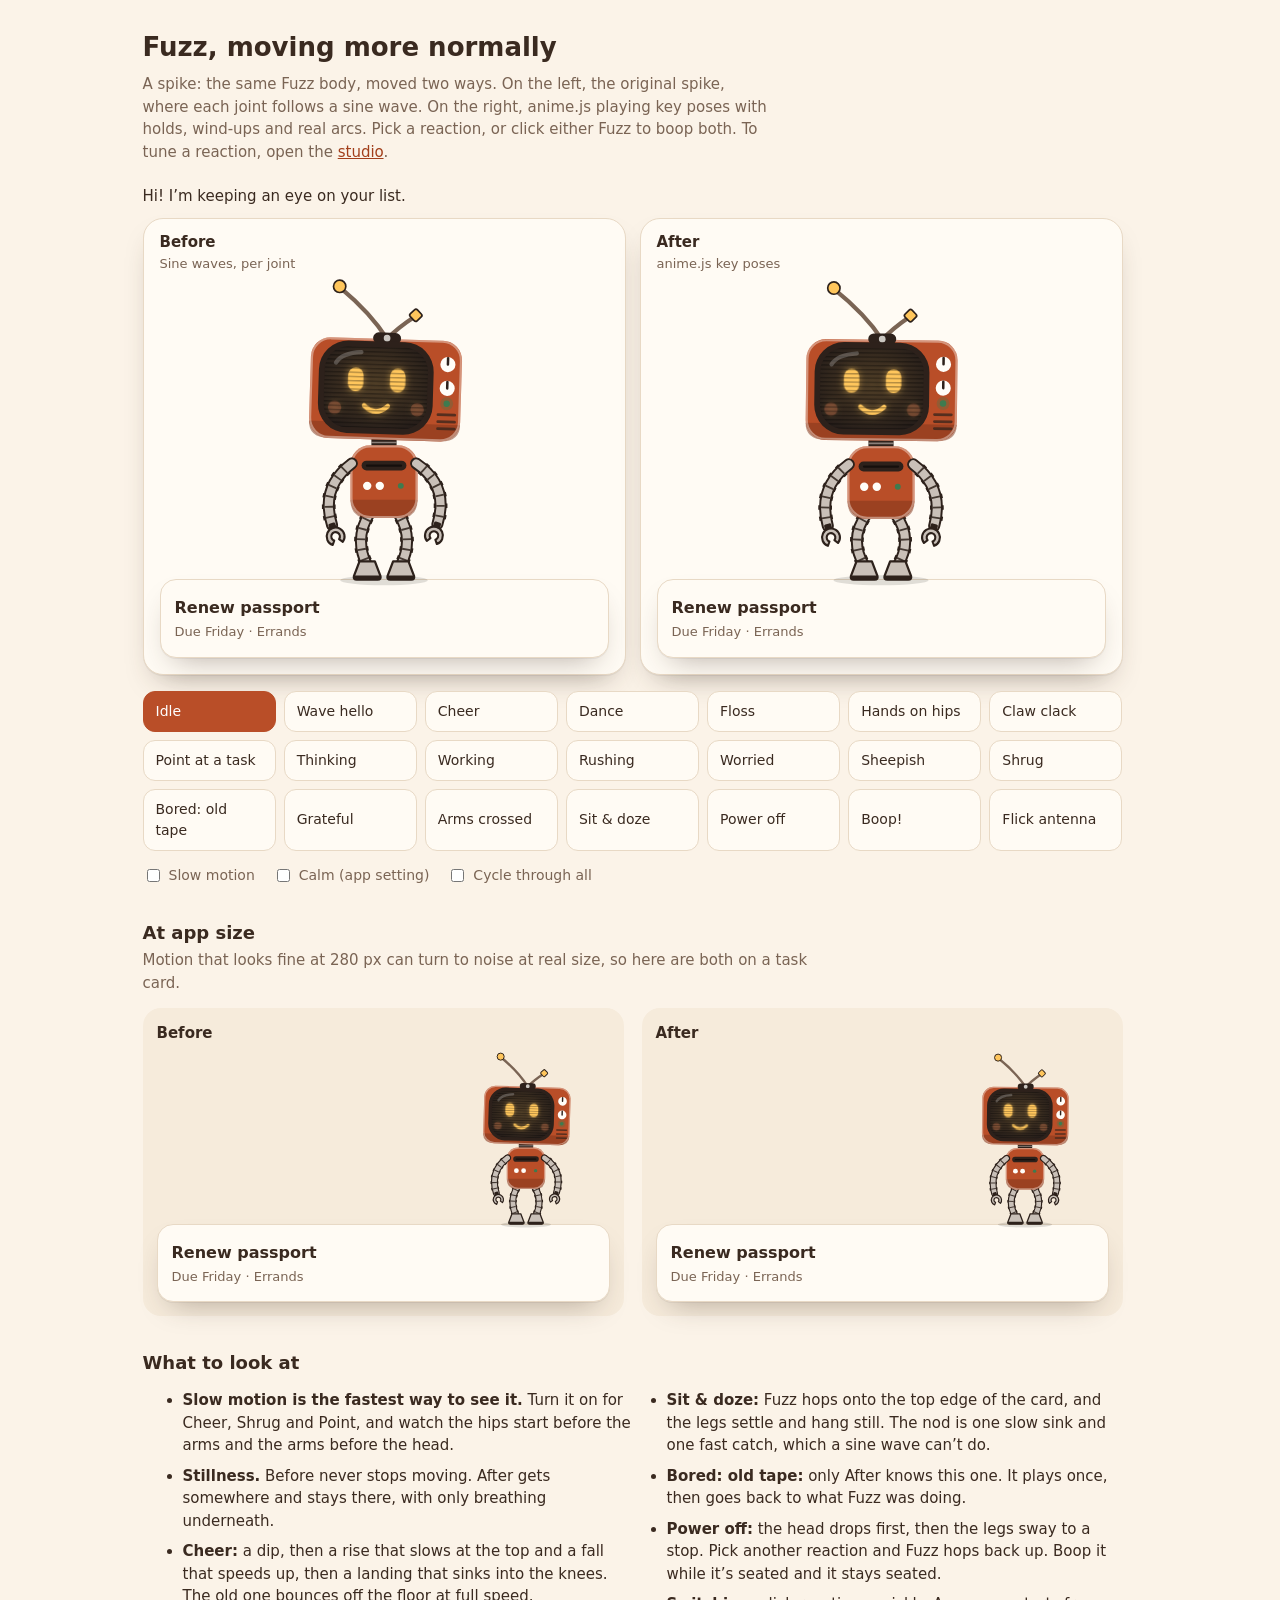
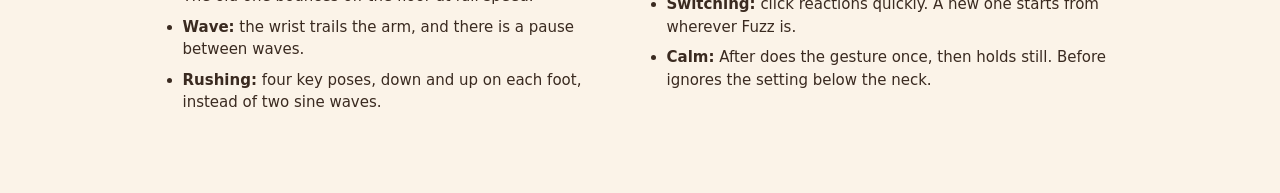
<file: spikes/fuzz-anime/index.html>
<!doctype html>
<html lang="en">
<head>
<meta charset="utf-8">
<meta name="viewport" content="width=device-width, initial-scale=1">
<title>Fuzz Motion Spike</title>
<link rel="icon" type="image/svg+xml" href="../../assets/fuzz-favicon.svg">
<link rel="stylesheet" href="../../css/app.css">
<link rel="stylesheet" href="../../css/fuzz.css">
<link rel="stylesheet" href="rig.css">
<style>
  body { padding: 0 16px 64px; }
  main { max-width: 980px; margin: 0 auto; }
  header.top { padding: 28px 0 8px; }
  header.top h1 { font-family: var(--font-display); font-size: 26px; }
  header.top p { color: var(--muted); max-width: 66ch; margin: 6px 0 0; }
  h2 { font-family: var(--font-display); font-size: 18px; margin: 36px 0 6px; }
  .sub { color: var(--muted); margin: 0 0 14px; max-width: 70ch; }

  /* ---- side by side ---- */
  .say { min-height: 1.5em; margin: 14px 0 10px; font-size: 15px; }
  .duel { display: grid; grid-template-columns: repeat(2, minmax(0, 1fr)); gap: 14px; }
  .stagebox { background: var(--surface); border: var(--bw) solid var(--line); border-radius: 20px; padding: 12px 16px 16px; box-shadow: var(--shadow); }
  .stagebox h3 { font-family: var(--font-display); font-size: 15px; }
  .stagebox .meta { color: var(--muted); font-size: 13px; margin: 1px 0 0; }
  .rigbox { max-width: 280px; margin: 6px auto 0; cursor: pointer; position: relative; z-index: 2; }
  .rigbox .rig, .mperch .rig { margin-bottom: -4%; }   /* the feet land on the card's top edge */
  .reacts { display: grid; grid-template-columns: repeat(auto-fill, minmax(130px, 1fr)); gap: 8px; margin-top: 16px; }
  .reacts button { text-align: left; padding: 9px 12px; border-radius: 12px; border: var(--bw) solid var(--line); background: var(--surface); font-size: 14px; }
  .reacts button[aria-pressed="true"] { background: var(--accent); color: var(--on-accent); border-color: var(--accent); }
  .toggles { display: flex; flex-wrap: wrap; gap: 8px 18px; font-size: 14px; color: var(--muted); margin-top: 14px; }
  .toggles label { display: inline-flex; align-items: center; gap: 6px; cursor: pointer; }

  /* ---- at app size ---- */
  .variants { display: grid; grid-template-columns: repeat(auto-fit, minmax(260px, 1fr)); gap: 18px; }
  .variant { background: var(--field); border-radius: 18px; padding: 14px; display: flex; flex-direction: column; }
  .variant h3 { font-family: var(--font-display); font-size: 15px; margin-bottom: 8px; }
  .mperch { width: 160px; margin: 0 4px 0 auto; position: relative; z-index: 2; }  /* right of the title, so dangling legs don't cover it */
  .mcard { background: var(--surface); border: var(--bw) solid var(--line); border-radius: 16px; padding: 16px 14px 14px; box-shadow: var(--shadow); position: relative; z-index: 1; }
  .mcard b { font-family: var(--font-display); display: block; font-size: 16px; }
  .mcard span { color: var(--muted); font-size: 13px; }

  .notes { columns: 2 300px; gap: 28px; }
  .notes li { margin-bottom: 8px; break-inside: avoid; }

  @media (max-width: 520px) {
    .stagebox { padding: 10px 10px 12px; }
    .stagebox .mcard > * { visibility: hidden; }   /* too narrow to clear the legs; the app-size cards below keep their text */
    .notes { columns: 1; }
  }
</style>
</head>
<body>
<main>
  <header class="top">
    <h1>Fuzz, moving more normally</h1>
    <p>A spike: the same Fuzz body, moved two ways. On the left, the original spike, where each joint follows a sine wave.
      On the right, anime.js playing key poses with holds, wind-ups and real arcs. Pick a reaction, or click either Fuzz to boop both.
      To tune a reaction, open the <a href="studio.html">studio</a>.</p>
  </header>

  <p class="say" id="say"></p>
  <section class="duel">
    <div class="stagebox">
      <h3>Before</h3>
      <div class="meta">Sine waves, per joint</div>
      <div class="rigbox" id="before" title="Click to boop"></div>
      <div class="mcard"><b>Renew passport</b><span>Due Friday &middot; Errands</span></div>
    </div>
    <div class="stagebox">
      <h3>After</h3>
      <div class="meta">anime.js key poses</div>
      <div class="rigbox" id="after" title="Click to boop"></div>
      <div class="mcard"><b>Renew passport</b><span>Due Friday &middot; Errands</span></div>
    </div>
  </section>
  <div class="reacts" id="reacts" role="group" aria-label="Reactions"></div>
  <div class="toggles">
    <label><input type="checkbox" id="slow"> Slow motion</label>
    <label><input type="checkbox" id="calm"> Calm (app setting)</label>
    <label><input type="checkbox" id="cycle"> Cycle through all</label>
  </div>

  <h2>At app size</h2>
  <p class="sub">Motion that looks fine at 280&nbsp;px can turn to noise at real size, so here are both on a task card.</p>
  <div class="variants">
    <div class="variant">
      <h3>Before</h3>
      <div class="mperch mini" data-kind="before"></div>
      <div class="mcard"><b>Renew passport</b><span>Due Friday &middot; Errands</span></div>
    </div>
    <div class="variant">
      <h3>After</h3>
      <div class="mperch mini" data-kind="after"></div>
      <div class="mcard"><b>Renew passport</b><span>Due Friday &middot; Errands</span></div>
    </div>
  </div>

  <h2>What to look at</h2>
  <ul class="notes">
    <li><b>Slow motion is the fastest way to see it.</b> Turn it on for Cheer, Shrug and Point, and watch the hips start before the arms and the arms before the head.</li>
    <li><b>Stillness.</b> Before never stops moving. After gets somewhere and stays there, with only breathing underneath.</li>
    <li><b>Cheer:</b> a dip, then a rise that slows at the top and a fall that speeds up, then a landing that sinks into the knees. The old one bounces off the floor at full speed.</li>
    <li><b>Wave:</b> the wrist trails the arm, and there is a pause between waves.</li>
    <li><b>Rushing:</b> four key poses, down and up on each foot, instead of two sine waves.</li>
    <li><b>Sit &amp; doze:</b> Fuzz hops onto the top edge of the card, and the legs settle and hang still. The nod is one slow sink and one fast catch, which a sine wave can&rsquo;t do.</li>
    <li><b>Bored: old tape:</b> only After knows this one. It plays once, then goes back to what Fuzz was doing.</li>
    <li><b>Power off:</b> the head drops first, then the legs sway to a stop. Pick another reaction and Fuzz hops back up. Boop it while it&rsquo;s seated and it stays seated.</li>
    <li><b>Switching:</b> click reactions quickly. A new one starts from wherever Fuzz is.</li>
    <li><b>Calm:</b> After does the gesture once, then holds still. Before ignores the setting below the neck.</li>
  </ul>
</main>

<script src="../../js/fuzz-svg.js"></script>
<script src="vendor/anime.umd.min.js"></script>
<script src="../fuzz-body/fuzz-body.js"></script>
<script src="fuzz-anime.js"></script>
<script>
(function () {
  var FB = window.FuzzBody, FA = window.FuzzAnime, R = FA.reactions;
  var say = document.getElementById('say'), reacts = document.getElementById('reacts');
  var buttons = {};

  var after = FA.rig(document.getElementById('after'), {
    onPlay: function (name, r) {
      say.textContent = r.say;
      Object.keys(buttons).forEach(function (k) { buttons[k].setAttribute('aria-pressed', String(k === name)); });
    }
  });
  var before = FB.rig(document.getElementById('before'));
  var all = [after, before];
  [].forEach.call(document.querySelectorAll('.mini'), function (el) {
    all.push(el.dataset.kind === 'after' ? FA.rig(el) : FB.rig(el));
  });
  function playAll(name) { all.forEach(function (r) { r.play(name); }); }

  Object.keys(R).forEach(function (name) {
    var b = document.createElement('button');
    b.type = 'button'; b.textContent = R[name].label; b.setAttribute('aria-pressed', String(name === 'idle'));
    b.addEventListener('click', function () { stopCycle(); playAll(name); });
    reacts.appendChild(b); buttons[name] = b;
  });
  say.textContent = R.idle.say;

  ['before', 'after'].forEach(function (id) {
    document.getElementById(id).addEventListener('click', function () { playAll('boop'); });
  });
  document.getElementById('slow').addEventListener('change', function (e) {
    var s = e.target.checked ? .3 : 1;
    FB.setSpeed(s); FA.setSpeed(s);
  });
  document.getElementById('calm').addEventListener('change', function (e) {
    document.documentElement.classList.toggle('calm', e.target.checked);
    playAll(after.prev || 'idle');
  });

  var cyc = null, cycEl = document.getElementById('cycle');
  function stopCycle() { if (cyc) { clearInterval(cyc); cyc = null; cycEl.checked = false; } }
  cycEl.addEventListener('change', function (e) {
    if (!e.target.checked) return stopCycle();
    var names = Object.keys(R).filter(function (n) { return !R[n].once; }), i = names.indexOf(after.name);
    cyc = setInterval(function () { i = (i + 1) % names.length; playAll(names[i]); }, 3600);
  });
})();
</script>
</body>
</html>
</file>
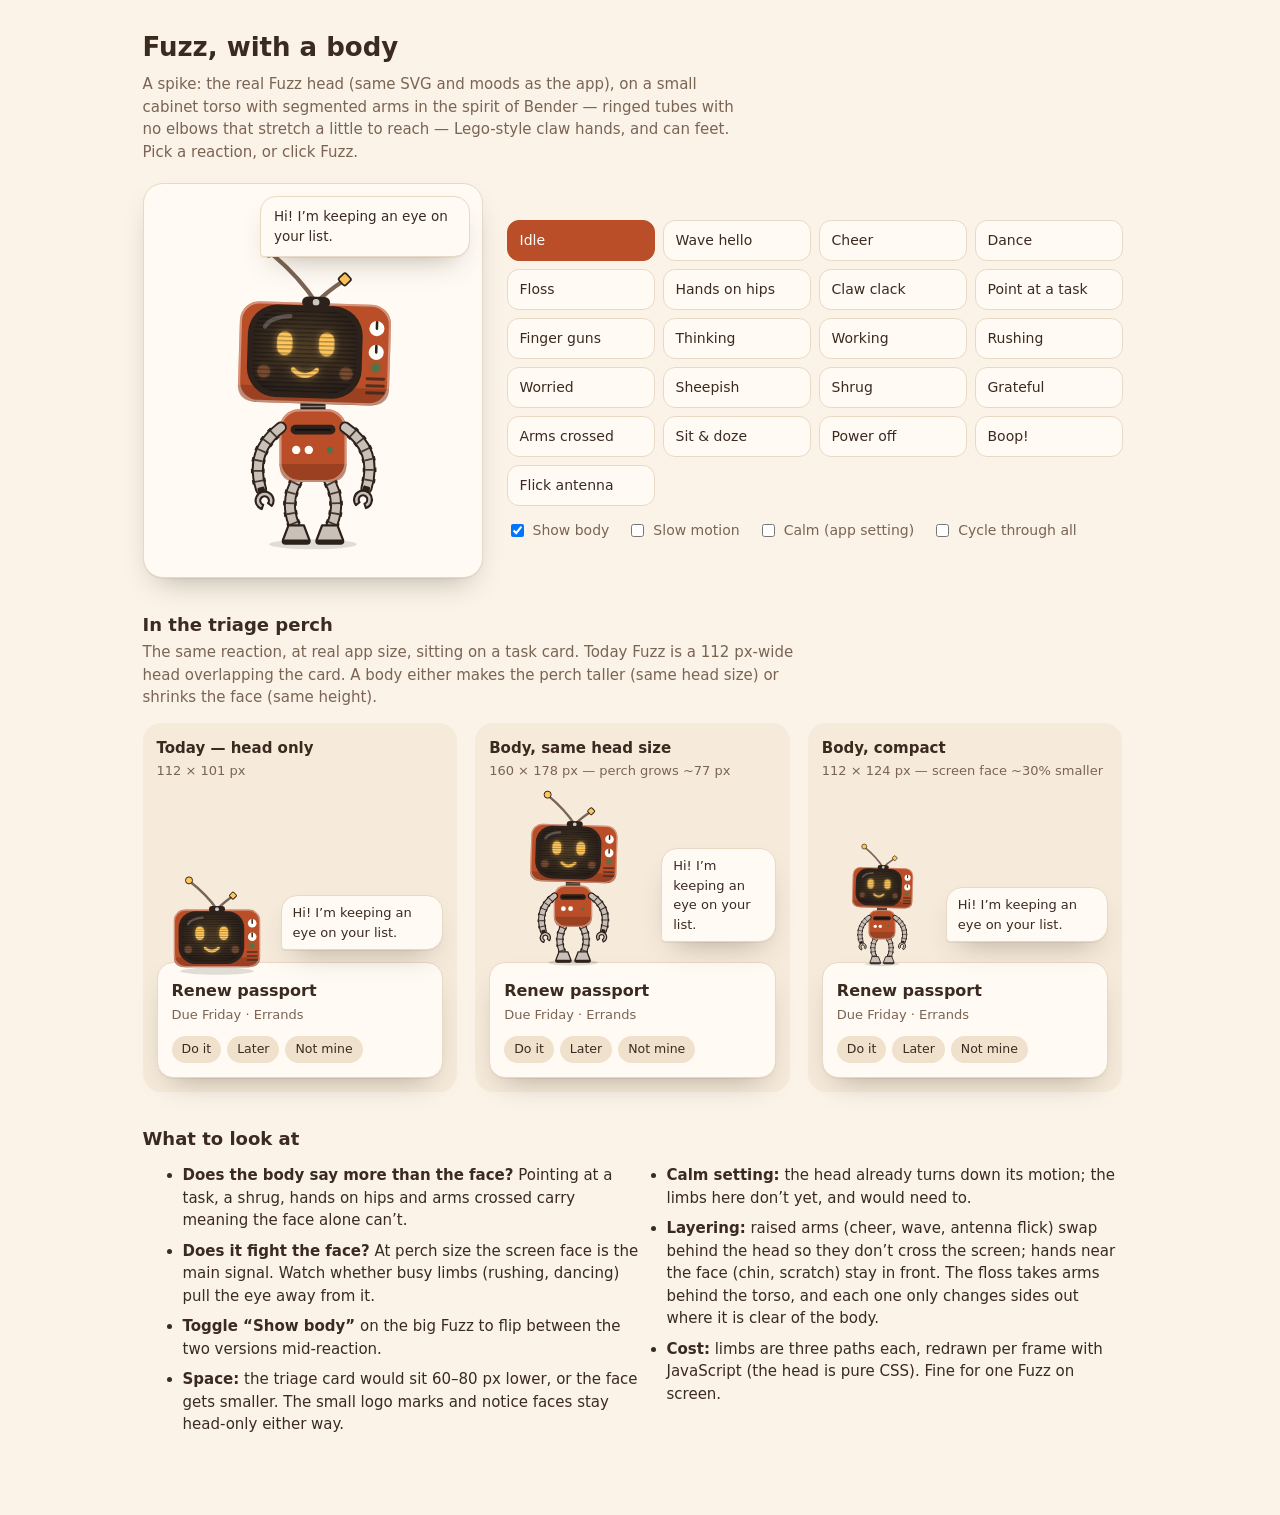
<file: spikes/fuzz-body/index.html>
<!doctype html>
<html lang="en">
<head>
<meta charset="utf-8">
<meta name="viewport" content="width=device-width, initial-scale=1">
<title>Fuzz Body Spike</title>
<link rel="icon" type="image/svg+xml" href="../../assets/fuzz-favicon.svg">
<link rel="stylesheet" href="../../css/app.css">
<link rel="stylesheet" href="../../css/fuzz.css">
<style>
  body { padding: 0 16px 64px; }
  main { max-width: 980px; margin: 0 auto; }
  header.top { padding: 28px 0 8px; }
  header.top h1 { font-family: var(--font-display); font-size: 26px; }
  header.top p { color: var(--muted); max-width: 62ch; margin: 6px 0 0; }
  h2 { font-family: var(--font-display); font-size: 18px; margin: 36px 0 6px; }
  .sub { color: var(--muted); margin: 0 0 14px; max-width: 70ch; }

  /* ---- the rig ---- */
  .rig { display: block; width: 100%; height: auto; overflow: visible; }
  .rig #bot { width: 140px; height: 126px; display: inline; overflow: visible; }
  .rig:not(.nobody) #bot > ellipse { display: none; }        /* the head's own floor shadow */
  .rig.nobody .legs, .rig.nobody .arms, .rig.nobody .torso, .rig.nobody .neck, .rig.nobody .bshadow { display: none; }
  .rig { --limb: color-mix(in srgb, var(--trim) 45%, #9c8f84); --limb-o: var(--bezel); }
  .limb-o { fill: none; stroke: var(--limb-o); stroke-width: 6.6; stroke-linecap: round; }
  .limb-i { fill: none; stroke: var(--limb); stroke-width: 4; stroke-linecap: round; }
  .arm .limb-o, .leg .limb-o { stroke-width: 8.6; }
  .arm .limb-i, .leg .limb-i { stroke-width: 5.8; }
  .ring-b { fill: none; stroke: var(--limb-o); stroke-width: 3.2; stroke-linecap: butt; }
  .ring-l { fill: none; stroke: var(--limb-o); stroke-width: 1.3; stroke-linecap: butt; opacity: .85; }
  .hand .claw { fill: var(--limb); stroke: var(--limb-o); stroke-width: 1.5; stroke-linejoin: round; }
  .hand .wrist { fill: var(--limb-o); }
  .foot .fo { fill: var(--limb); stroke: var(--limb-o); stroke-width: 1.6; stroke-linejoin: round; }
  .foot .fs { fill: var(--limb-o); }
  .shcap { display: none; fill: var(--limb); stroke: var(--limb-o); stroke-width: 1.4; }
  .shcap.on { display: inline; }
  .neck rect { fill: var(--bezel); }
  .neck path { stroke: var(--limb); stroke-width: 1.2; opacity: .6; }
  .bshadow { fill: #000; opacity: .12; }
  .tled { fill: var(--ok); }

  /* ---- hero ---- */
  .hero { display: grid; grid-template-columns: minmax(0, 340px) 1fr; gap: 24px; align-items: center; margin-top: 12px; }
  .stagebox { position: relative; background: var(--surface); border: var(--bw) solid var(--line); border-radius: 20px; padding: 26px 20px 22px; box-shadow: var(--shadow); }
  .stagebox .bubble { position: absolute; top: 12px; right: 12px; left: auto; max-width: 62%; margin: 0; font-size: 13.5px; min-height: 0; }
  .stagebox .rigbox { max-width: 280px; margin: 34px auto 0; cursor: pointer; }
  .controls { display: flex; flex-direction: column; gap: 14px; }
  .reacts { display: grid; grid-template-columns: repeat(auto-fill, minmax(130px, 1fr)); gap: 8px; }
  .reacts button { text-align: left; padding: 9px 12px; border-radius: 12px; border: var(--bw) solid var(--line); background: var(--surface); font-size: 14px; }
  .reacts button[aria-pressed="true"] { background: var(--accent); color: var(--on-accent); border-color: var(--accent); }
  .toggles { display: flex; flex-wrap: wrap; gap: 8px 18px; font-size: 14px; color: var(--muted); }
  .toggles label { display: inline-flex; align-items: center; gap: 6px; cursor: pointer; }

  /* ---- in-app mock ---- */
  .variants { display: grid; grid-template-columns: repeat(auto-fit, minmax(260px, 1fr)); gap: 18px; }
  .variant { background: var(--field); border-radius: 18px; padding: 14px; display: flex; flex-direction: column; }
  .variant h3 { font-family: var(--font-display); font-size: 15px; }
  .variant .meta { color: var(--muted); font-size: 13px; margin: 2px 0 10px; }
  .variant .spacer { flex: 1; }
  .mperch { display: flex; align-items: flex-end; gap: 8px; position: relative; z-index: 2; padding-left: 4px; }
  .mperch .bubble { margin-bottom: 26px; font-size: 13px; min-height: 0; padding: 7px 11px; max-width: none; flex: 1; }
  .mperch.stand { margin-bottom: -6px; }    /* feet land on the card's top edge */
  .mperch.sit { margin-bottom: -14px; }     /* today's overlap */
  .mcard { background: var(--surface); border: var(--bw) solid var(--line); border-radius: 16px; padding: 16px 14px 14px; box-shadow: var(--shadow); position: relative; z-index: 1; }
  .mcard b { font-family: var(--font-display); display: block; font-size: 16px; }
  .mcard span { color: var(--muted); font-size: 13px; }
  .mcard .acts { display: flex; gap: 6px; margin-top: 10px; }
  .mcard .acts i { font-style: normal; font-size: 12.5px; padding: 4px 10px; border-radius: 999px; background: var(--chip); }

  .notes { columns: 2 300px; gap: 28px; }
  .notes li { margin-bottom: 8px; break-inside: avoid; }

  @media (max-width: 700px) {
    .hero { grid-template-columns: 1fr; }
    .stagebox .rigbox { max-width: 220px; }
  }
</style>
</head>
<body>
<main>
  <header class="top">
    <h1>Fuzz, with a body</h1>
    <p>A spike: the real Fuzz head (same SVG and moods as the app), on a small cabinet torso with segmented arms in the spirit of Bender
      &mdash; ringed tubes with no elbows that stretch a little to reach &mdash; Lego-style claw hands, and can feet. Pick a reaction, or click Fuzz.</p>
  </header>

  <section class="hero">
    <div class="stagebox">
      <div class="bubble" id="say"></div>
      <div class="rigbox" id="hero" title="Click to boop"></div>
    </div>
    <div class="controls">
      <div class="reacts" id="reacts" role="group" aria-label="Reactions"></div>
      <div class="toggles">
        <label><input type="checkbox" id="body" checked> Show body</label>
        <label><input type="checkbox" id="slow"> Slow motion</label>
        <label><input type="checkbox" id="calm"> Calm (app setting)</label>
        <label><input type="checkbox" id="cycle"> Cycle through all</label>
      </div>
    </div>
  </section>

  <h2>In the triage perch</h2>
  <p class="sub">The same reaction, at real app size, sitting on a task card. Today Fuzz is a 112&nbsp;px-wide head overlapping the card.
    A body either makes the perch taller (same head size) or shrinks the face (same height).</p>
  <div class="variants">
    <div class="variant">
      <h3>Today &mdash; head only</h3>
      <div class="meta">112 &times; 101 px</div>
      <div class="spacer"></div>
      <div class="mperch sit"><div style="width:112px;flex:none" class="mini" data-body="0"></div><div class="bubble mbub"></div></div>
      <div class="mcard"><b>Renew passport</b><span>Due Friday &middot; Errands</span><div class="acts"><i>Do it</i><i>Later</i><i>Not mine</i></div></div>
    </div>
    <div class="variant">
      <h3>Body, same head size</h3>
      <div class="meta">160 &times; 178 px &mdash; perch grows ~77 px</div>
      <div class="spacer"></div>
      <div class="mperch stand"><div style="width:160px;flex:none" class="mini"></div><div class="bubble mbub"></div></div>
      <div class="mcard"><b>Renew passport</b><span>Due Friday &middot; Errands</span><div class="acts"><i>Do it</i><i>Later</i><i>Not mine</i></div></div>
    </div>
    <div class="variant">
      <h3>Body, compact</h3>
      <div class="meta">112 &times; 124 px &mdash; screen face ~30% smaller</div>
      <div class="spacer"></div>
      <div class="mperch stand"><div style="width:112px;flex:none" class="mini"></div><div class="bubble mbub"></div></div>
      <div class="mcard"><b>Renew passport</b><span>Due Friday &middot; Errands</span><div class="acts"><i>Do it</i><i>Later</i><i>Not mine</i></div></div>
    </div>
  </div>

  <h2>What to look at</h2>
  <ul class="notes">
    <li><b>Does the body say more than the face?</b> Pointing at a task, a shrug, hands on hips and arms crossed carry meaning the face alone can&rsquo;t.</li>
    <li><b>Does it fight the face?</b> At perch size the screen face is the main signal. Watch whether busy limbs (rushing, dancing) pull the eye away from it.</li>
    <li><b>Toggle &ldquo;Show body&rdquo;</b> on the big Fuzz to flip between the two versions mid-reaction.</li>
    <li><b>Space:</b> the triage card would sit 60&ndash;80&nbsp;px lower, or the face gets smaller. The small logo marks and notice faces stay head-only either way.</li>
    <li><b>Calm setting:</b> the head already turns down its motion; the limbs here don&rsquo;t yet, and would need to.</li>
    <li><b>Layering:</b> raised arms (cheer, wave, antenna flick) swap behind the head so they don&rsquo;t cross the screen; hands near the face (chin, scratch) stay in front. The floss takes arms behind the torso, and each one only changes sides out where it is clear of the body.</li>
    <li><b>Cost:</b> limbs are three paths each, redrawn per frame with JavaScript (the head is pure CSS). Fine for one Fuzz on screen.</li>
  </ul>
</main>

<script src="../../js/fuzz-svg.js"></script>
<script src="fuzz-body.js"></script>
<script>
(function () {
  var FB = window.FuzzBody, R = FB.reactions;
  var say = document.getElementById('say'), reacts = document.getElementById('reacts');
  var buttons = {};

  function showLine(r) {
    say.textContent = r.say;
    document.querySelectorAll('.mbub').forEach(function (b) { b.textContent = r.say; });
  }
  var hero = FB.rig(document.getElementById('hero'), {
    onPlay: function (name, r) {
      showLine(r);
      Object.keys(buttons).forEach(function (k) { buttons[k].setAttribute('aria-pressed', String(k === name)); });
    }
  });
  var minis = [].map.call(document.querySelectorAll('.mini'), function (el) {
    return FB.rig(el, { body: el.dataset.body !== '0' });
  });
  function playAll(name) { hero.play(name); minis.forEach(function (m) { m.play(name); }); }

  Object.keys(R).forEach(function (name) {
    var b = document.createElement('button');
    b.type = 'button'; b.textContent = R[name].label; b.setAttribute('aria-pressed', String(name === 'idle'));
    b.addEventListener('click', function () { stopCycle(); playAll(name); });
    reacts.appendChild(b); buttons[name] = b;
  });
  showLine(R.idle);

  document.getElementById('hero').addEventListener('click', function () { playAll('boop'); });
  document.getElementById('body').addEventListener('change', function (e) { hero.setBody(e.target.checked); });
  document.getElementById('slow').addEventListener('change', function (e) { FB.setSpeed(e.target.checked ? .3 : 1); });
  document.getElementById('calm').addEventListener('change', function (e) { document.documentElement.classList.toggle('calm', e.target.checked); });

  // eyes follow the pointer on the big Fuzz, like the app
  window.addEventListener('pointermove', function (e) {
    if (hero.bot.dataset.mood === 'chill') return;
    var r = hero.bot.getBoundingClientRect(), dx = e.clientX - (r.left + r.width / 2), dy = e.clientY - (r.top + r.height / 2);
    var d = Math.hypot(dx, dy) || 1, k = Math.min(1, d / 160), eyes = hero.bot.querySelector('#eyes');
    if (eyes) eyes.style.transform = 'translate(' + (dx / d * 5 * k) + 'px,' + (dy / d * 3.6 * k) + 'px)';
  });

  var cyc = null, cycEl = document.getElementById('cycle');
  function stopCycle() { if (cyc) { clearInterval(cyc); cyc = null; cycEl.checked = false; } }
  cycEl.addEventListener('change', function (e) {
    if (!e.target.checked) return stopCycle();
    var names = Object.keys(R).filter(function (n) { return !R[n].once; }), i = names.indexOf(hero.name);
    cyc = setInterval(function () { i = (i + 1) % names.length; playAll(names[i]); }, 3200);
  });
})();
</script>
</body>
</html>
</file>
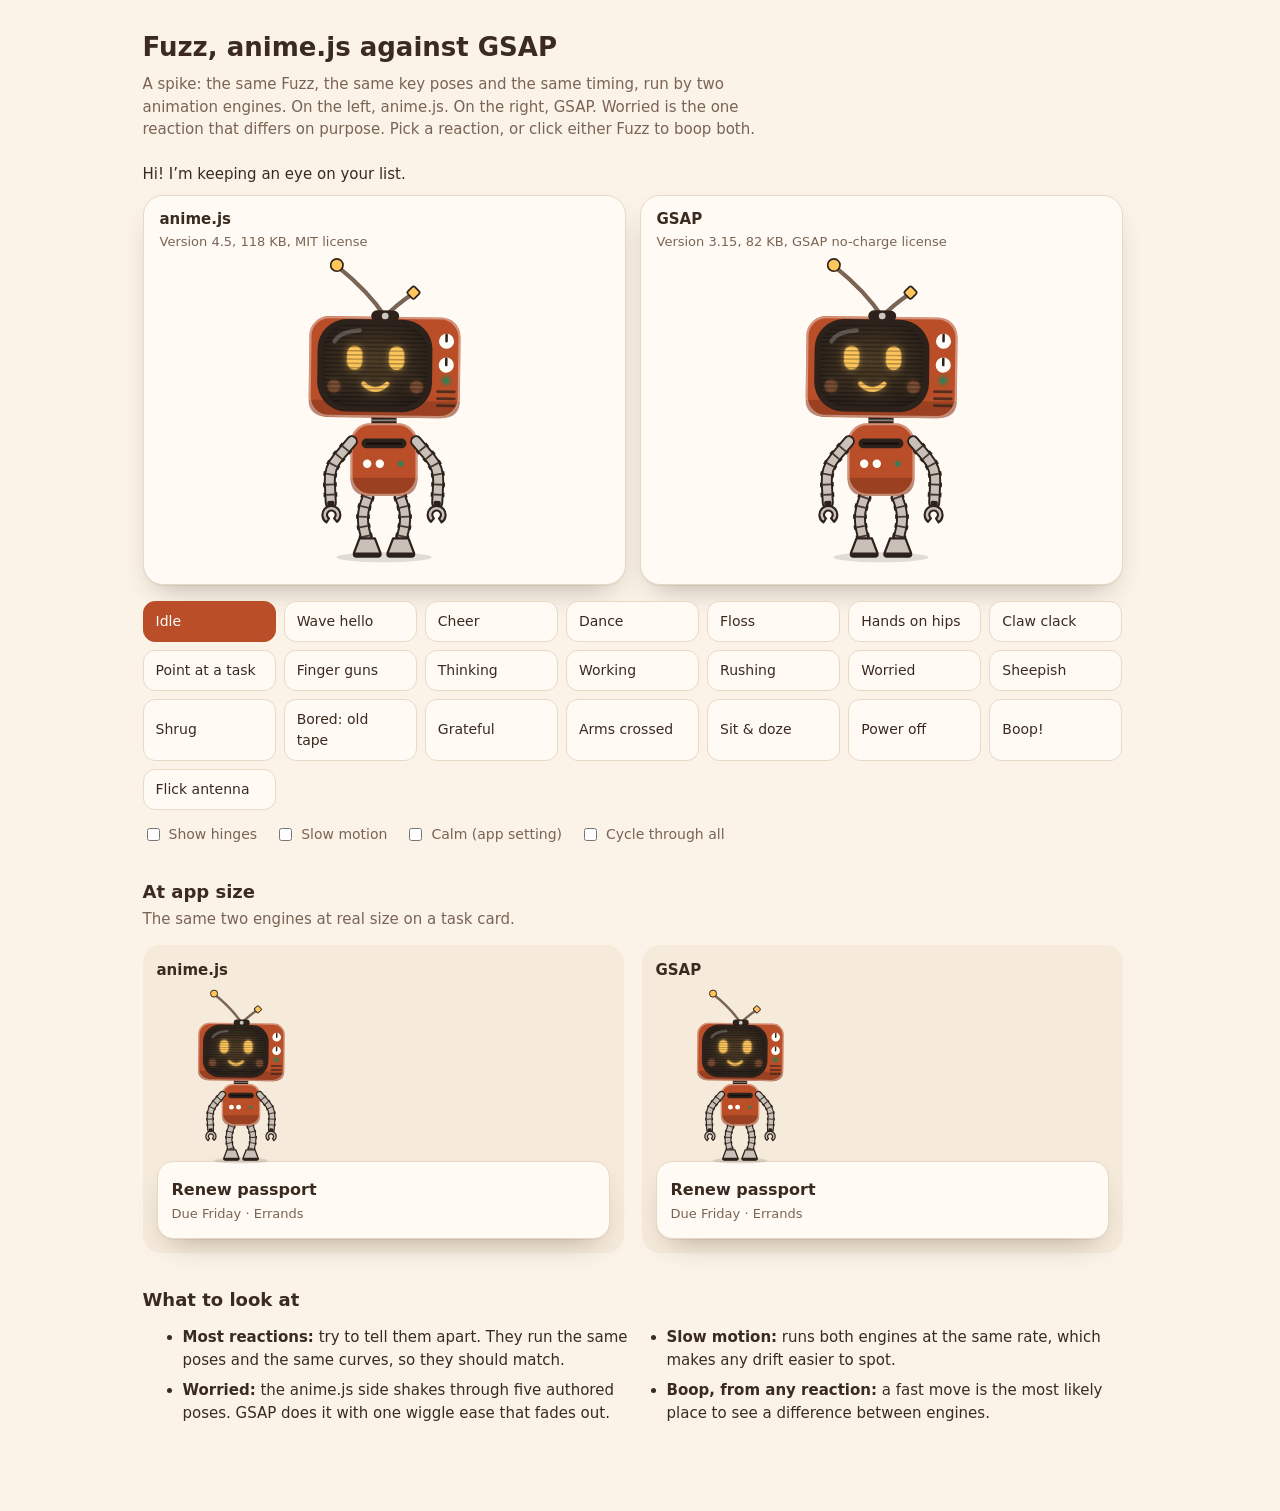
<file: spikes/fuzz-gsap/index.html>
<!doctype html>
<html lang="en">
<head>
<meta charset="utf-8">
<meta name="viewport" content="width=device-width, initial-scale=1">
<title>Fuzz GSAP Spike</title>
<link rel="icon" type="image/svg+xml" href="../../assets/fuzz-favicon.svg">
<link rel="stylesheet" href="../../css/app.css">
<link rel="stylesheet" href="../../css/fuzz.css">
<style>
  body { padding: 0 16px 64px; }
  main { max-width: 980px; margin: 0 auto; }
  header.top { padding: 28px 0 8px; }
  header.top h1 { font-family: var(--font-display); font-size: 26px; }
  header.top p { color: var(--muted); max-width: 66ch; margin: 6px 0 0; }
  h2 { font-family: var(--font-display); font-size: 18px; margin: 36px 0 6px; }
  .sub { color: var(--muted); margin: 0 0 14px; max-width: 70ch; }

  /* ---- the rig (same as spikes/fuzz-body) ---- */
  .rig { display: block; width: 100%; height: auto; overflow: visible; }
  .rig #bot { width: 140px; height: 126px; display: inline; overflow: visible; }
  .rig:not(.nobody) #bot > ellipse { display: none; }
  .rig.nobody .legs, .rig.nobody .arms, .rig.nobody .torso, .rig.nobody .neck, .rig.nobody .bshadow { display: none; }
  .rig { --limb: color-mix(in srgb, var(--trim) 45%, #9c8f84); --limb-o: var(--bezel); }
  .limb-o { fill: none; stroke: var(--limb-o); stroke-width: 6.6; stroke-linecap: round; stroke-linejoin: round; }
  .limb-i { fill: none; stroke: var(--limb); stroke-width: 4; stroke-linecap: round; stroke-linejoin: round; }
  .rig:not(.hinges) .joint { display: none; }
  .vb { fill: #2a2622; stroke: var(--limb-o); stroke-width: 1; }
  .vl { fill: #f3ead7; }
  .vt { fill: #3a2c25; font-family: var(--font-display); font-weight: 700; }
  .vw { fill: #151311; }
  .vs { fill: #e4dccb; }
  .joint circle { fill: var(--limb); stroke: var(--limb-o); stroke-width: 1.5; }
  .joint .pin { fill: var(--limb-o); stroke: none; }
  .arm .limb-o, .leg .limb-o { stroke-width: 8.6; }
  .arm .limb-i, .leg .limb-i { stroke-width: 5.8; }
  .ring-b { fill: none; stroke: var(--limb-o); stroke-width: 3.2; stroke-linecap: butt; }
  .ring-l { fill: none; stroke: var(--limb-o); stroke-width: 1.3; stroke-linecap: butt; opacity: .85; }
  .hand .claw { fill: var(--limb); stroke: var(--limb-o); stroke-width: 1.5; stroke-linejoin: round; }
  .hand .wrist { fill: var(--limb-o); }
  .foot .fo { fill: var(--limb); stroke: var(--limb-o); stroke-width: 1.6; stroke-linejoin: round; }
  .foot .fs { fill: var(--limb-o); }
  .shcap { display: none; fill: var(--limb); stroke: var(--limb-o); stroke-width: 1.4; }
  .shcap.on { display: inline; }
  .neck rect { fill: var(--bezel); }
  .neck path { stroke: var(--limb); stroke-width: 1.2; opacity: .6; }
  .bshadow { fill: #000; opacity: .12; }
  .tled { fill: var(--ok); }

  /* ---- side by side ---- */
  .say { min-height: 1.5em; margin: 14px 0 10px; font-size: 15px; }
  .duel { display: grid; grid-template-columns: repeat(2, minmax(0, 1fr)); gap: 14px; }
  .stagebox { background: var(--surface); border: var(--bw) solid var(--line); border-radius: 20px; padding: 12px 16px 16px; box-shadow: var(--shadow); }
  .stagebox h3 { font-family: var(--font-display); font-size: 15px; }
  .stagebox .meta { color: var(--muted); font-size: 13px; margin: 1px 0 0; }
  .rigbox { max-width: 280px; margin: 6px auto 0; cursor: pointer; }
  .reacts { display: grid; grid-template-columns: repeat(auto-fill, minmax(130px, 1fr)); gap: 8px; margin-top: 16px; }
  .reacts button { text-align: left; padding: 9px 12px; border-radius: 12px; border: var(--bw) solid var(--line); background: var(--surface); font-size: 14px; }
  .reacts button[aria-pressed="true"] { background: var(--accent); color: var(--on-accent); border-color: var(--accent); }
  .toggles { display: flex; flex-wrap: wrap; gap: 8px 18px; font-size: 14px; color: var(--muted); margin-top: 14px; }
  .toggles label { display: inline-flex; align-items: center; gap: 6px; cursor: pointer; }

  /* ---- at app size ---- */
  .variants { display: grid; grid-template-columns: repeat(auto-fit, minmax(260px, 1fr)); gap: 18px; }
  .variant { background: var(--field); border-radius: 18px; padding: 14px; display: flex; flex-direction: column; }
  .variant h3 { font-family: var(--font-display); font-size: 15px; margin-bottom: 8px; }
  .mperch { width: 160px; margin: 0 0 -6px 4px; position: relative; z-index: 2; }
  .mcard { background: var(--surface); border: var(--bw) solid var(--line); border-radius: 16px; padding: 16px 14px 14px; box-shadow: var(--shadow); position: relative; z-index: 1; }
  .mcard b { font-family: var(--font-display); display: block; font-size: 16px; }
  .mcard span { color: var(--muted); font-size: 13px; }

  .notes { columns: 2 300px; gap: 28px; }
  .notes li { margin-bottom: 8px; break-inside: avoid; }

  @media (max-width: 520px) {
    .stagebox { padding: 10px 10px 12px; }
    .notes { columns: 1; }
  }
</style>
</head>
<body>
<main>
  <header class="top">
    <h1>Fuzz, anime.js against GSAP</h1>
    <p>A spike: the same Fuzz, the same key poses and the same timing, run by two animation engines. On the left, anime.js. On the right, GSAP. Worried is the one reaction that differs on purpose. Pick a reaction, or click either Fuzz to boop both.</p>
  </header>

  <p class="say" id="say"></p>
  <section class="duel">
    <div class="stagebox">
      <h3>anime.js</h3>
      <div class="meta">Version 4.5, 118 KB, MIT license</div>
      <div class="rigbox" id="before" title="Click to boop"></div>
    </div>
    <div class="stagebox">
      <h3>GSAP</h3>
      <div class="meta">Version 3.15, 82 KB, GSAP no-charge license</div>
      <div class="rigbox" id="after" title="Click to boop"></div>
    </div>
  </section>
  <div class="reacts" id="reacts" role="group" aria-label="Reactions"></div>
  <div class="toggles">
    <label><input type="checkbox" id="hinges"> Show hinges</label>
    <label><input type="checkbox" id="slow"> Slow motion</label>
    <label><input type="checkbox" id="calm"> Calm (app setting)</label>
    <label><input type="checkbox" id="cycle"> Cycle through all</label>
  </div>

  <h2>At app size</h2>
  <p class="sub">The same two engines at real size on a task card.</p>
  <div class="variants">
    <div class="variant">
      <h3>anime.js</h3>
      <div class="mperch mini" data-kind="before"></div>
      <div class="mcard"><b>Renew passport</b><span>Due Friday &middot; Errands</span></div>
    </div>
    <div class="variant">
      <h3>GSAP</h3>
      <div class="mperch mini" data-kind="after"></div>
      <div class="mcard"><b>Renew passport</b><span>Due Friday &middot; Errands</span></div>
    </div>
  </div>

  <h2>What to look at</h2>
  <ul class="notes">
    <li><b>Most reactions:</b> try to tell them apart. They run the same poses and the same curves, so they should match.</li>
    <li><b>Worried:</b> the anime.js side shakes through five authored poses. GSAP does it with one wiggle ease that fades out.</li>
    <li><b>Slow motion:</b> runs both engines at the same rate, which makes any drift easier to spot.</li>
    <li><b>Boop, from any reaction:</b> a fast move is the most likely place to see a difference between engines.</li>
  </ul>
</main>

<script src="../../js/fuzz-svg.js"></script>
<script src="../fuzz-anime/vendor/anime.umd.min.js"></script>
<script src="../fuzz-joints/fuzz-joints.js"></script>
<script src="vendor/gsap.min.js"></script>
<script src="vendor/CustomEase.min.js"></script>
<script src="vendor/CustomWiggle.min.js"></script>
<script src="fuzz-gsap.js"></script>
<script>
(function () {
  var FB = window.FuzzJoints, FA = window.FuzzGsap, R = FA.reactions;
  var say = document.getElementById('say'), reacts = document.getElementById('reacts');
  var buttons = {};

  var after = FA.rig(document.getElementById('after'), {
    onPlay: function (name, r) {
      say.textContent = r.say;
      Object.keys(buttons).forEach(function (k) { buttons[k].setAttribute('aria-pressed', String(k === name)); });
    }
  });
  var before = FB.rig(document.getElementById('before'));
  var all = [after, before];
  [].forEach.call(document.querySelectorAll('.mini'), function (el) {
    all.push(el.dataset.kind === 'after' ? FA.rig(el) : FB.rig(el));
  });
  function playAll(name) { all.forEach(function (r) { r.play(name); }); }

  Object.keys(R).forEach(function (name) {
    var b = document.createElement('button');
    b.type = 'button'; b.textContent = R[name].label; b.setAttribute('aria-pressed', String(name === 'idle'));
    b.addEventListener('click', function () { stopCycle(); playAll(name); });
    reacts.appendChild(b); buttons[name] = b;
  });
  say.textContent = R.idle.say;

  ['before', 'after'].forEach(function (id) {
    document.getElementById(id).addEventListener('click', function () { playAll('boop'); });
  });
  document.getElementById('hinges').addEventListener('change', function (e) {
    FA.all().concat(FB.all()).forEach(function (r) { r.setHinges(e.target.checked); });
  });
  document.getElementById('slow').addEventListener('change', function (e) {
    var s = e.target.checked ? .3 : 1;
    FA.setSpeed(s); FB.setSpeed(s);
  });
  document.getElementById('calm').addEventListener('change', function (e) {
    document.documentElement.classList.toggle('calm', e.target.checked);
    playAll(after.prev || 'idle');
  });

  var cyc = null, cycEl = document.getElementById('cycle');
  function stopCycle() { if (cyc) { clearInterval(cyc); cyc = null; cycEl.checked = false; } }
  cycEl.addEventListener('change', function (e) {
    if (!e.target.checked) return stopCycle();
    var names = Object.keys(R).filter(function (n) { return !R[n].once; }), i = names.indexOf(after.name);
    cyc = setInterval(function () { i = (i + 1) % names.length; playAll(names[i]); }, 3600);
  });
})();
</script>
</body>
</html>
</file>
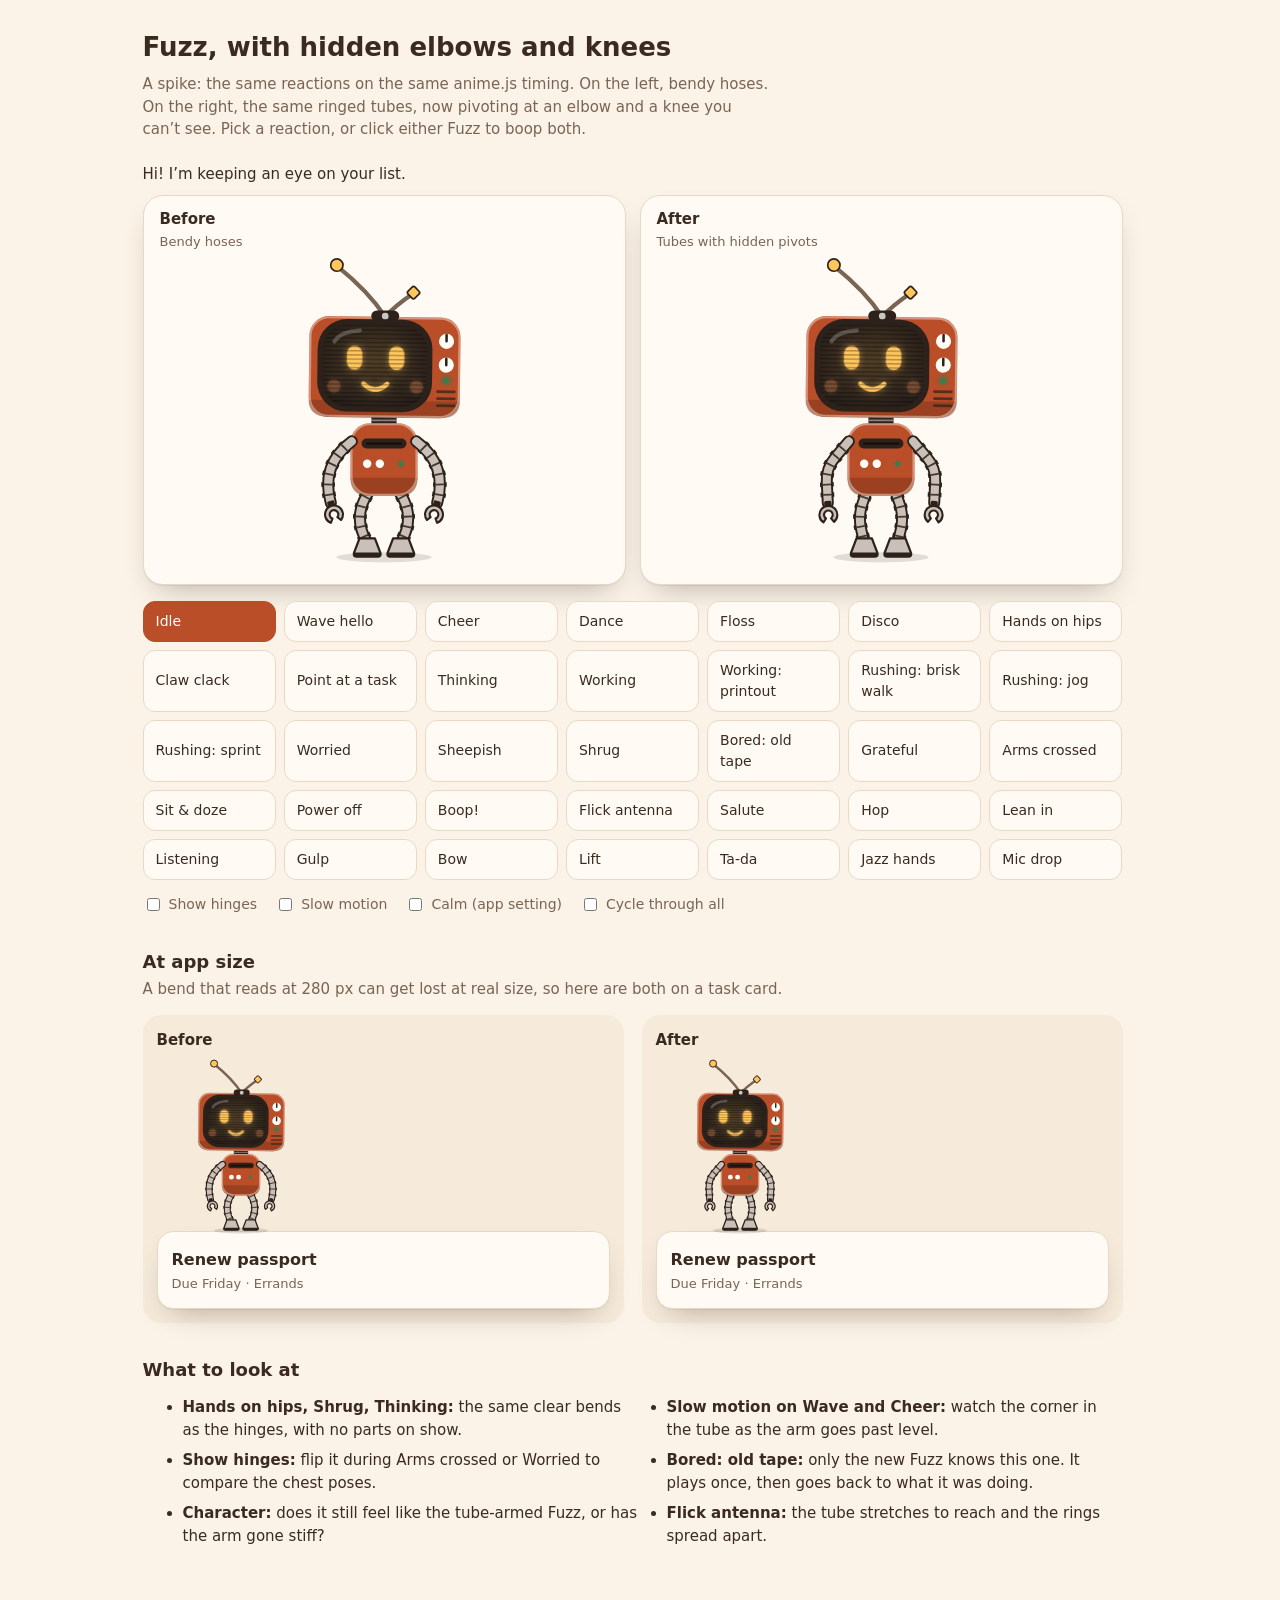
<file: spikes/fuzz-joints/index.html>
<!doctype html>
<html lang="en">
<head>
<meta charset="utf-8">
<meta name="viewport" content="width=device-width, initial-scale=1">
<title>Fuzz Joints Spike</title>
<link rel="icon" type="image/svg+xml" href="../../assets/fuzz-favicon.svg">
<link rel="stylesheet" href="../../css/app.css">
<link rel="stylesheet" href="../../css/fuzz.css">
<style>
  body { padding: 0 16px 64px; }
  main { max-width: 980px; margin: 0 auto; }
  header.top { padding: 28px 0 8px; }
  header.top h1 { font-family: var(--font-display); font-size: 26px; }
  header.top p { color: var(--muted); max-width: 66ch; margin: 6px 0 0; }
  h2 { font-family: var(--font-display); font-size: 18px; margin: 36px 0 6px; }
  .sub { color: var(--muted); margin: 0 0 14px; max-width: 70ch; }

  /* ---- the rig (same as spikes/fuzz-body) ---- */
  .rig { display: block; width: 100%; height: auto; overflow: visible; }
  .rig #bot { width: 140px; height: 126px; display: inline; overflow: visible; }
  .rig:not(.nobody) #bot > ellipse { display: none; }
  .rig.nobody .legs, .rig.nobody .arms, .rig.nobody .torso, .rig.nobody .neck, .rig.nobody .bshadow { display: none; }
  .rig { --limb: color-mix(in srgb, var(--trim) 45%, #9c8f84); --limb-o: var(--bezel); }
  .limb-o { fill: none; stroke: var(--limb-o); stroke-width: 6.6; stroke-linecap: round; stroke-linejoin: round; }
  .limb-i { fill: none; stroke: var(--limb); stroke-width: 4; stroke-linecap: round; stroke-linejoin: round; }
  .rig:not(.hinges) .joint { display: none; }
  .vb { fill: #2a2622; stroke: var(--limb-o); stroke-width: 1; }
  .vl { fill: #f3ead7; }
  .vt { fill: #3a2c25; font-family: var(--font-display); font-weight: 700; }
  .vw { fill: #151311; }
  .vs { fill: #e4dccb; }
  .joint circle { fill: var(--limb); stroke: var(--limb-o); stroke-width: 1.5; }
  .joint .pin { fill: var(--limb-o); stroke: none; }
  .arm .limb-o, .leg .limb-o { stroke-width: 8.6; }
  .arm .limb-i, .leg .limb-i { stroke-width: 5.8; }
  .ring-b { fill: none; stroke: var(--limb-o); stroke-width: 3.2; stroke-linecap: butt; }
  .ring-l { fill: none; stroke: var(--limb-o); stroke-width: 1.3; stroke-linecap: butt; opacity: .85; }
  .hand .claw { fill: var(--limb); stroke: var(--limb-o); stroke-width: 1.5; stroke-linejoin: round; }
  .hand .wrist { fill: var(--limb-o); }
  .foot .fo { fill: var(--limb); stroke: var(--limb-o); stroke-width: 1.6; stroke-linejoin: round; }
  .foot .fs { fill: var(--limb-o); }
  .shcap { display: none; fill: var(--limb); stroke: var(--limb-o); stroke-width: 1.4; }
  .shcap.on { display: inline; }
  .neck rect { fill: var(--bezel); }
  .neck path { stroke: var(--limb); stroke-width: 1.2; opacity: .6; }
  .bshadow { fill: #000; opacity: .12; }
  .tled { fill: var(--ok); }

  /* ---- side by side ---- */
  .say { min-height: 1.5em; margin: 14px 0 10px; font-size: 15px; }
  .duel { display: grid; grid-template-columns: repeat(2, minmax(0, 1fr)); gap: 14px; }
  .stagebox { background: var(--surface); border: var(--bw) solid var(--line); border-radius: 20px; padding: 12px 16px 16px; box-shadow: var(--shadow); }
  .stagebox h3 { font-family: var(--font-display); font-size: 15px; }
  .stagebox .meta { color: var(--muted); font-size: 13px; margin: 1px 0 0; }
  .rigbox { max-width: 280px; margin: 6px auto 0; cursor: pointer; }
  .reacts { display: grid; grid-template-columns: repeat(auto-fill, minmax(130px, 1fr)); gap: 8px; margin-top: 16px; }
  .reacts button { text-align: left; padding: 9px 12px; border-radius: 12px; border: var(--bw) solid var(--line); background: var(--surface); font-size: 14px; }
  .reacts button[aria-pressed="true"] { background: var(--accent); color: var(--on-accent); border-color: var(--accent); }
  .toggles { display: flex; flex-wrap: wrap; gap: 8px 18px; font-size: 14px; color: var(--muted); margin-top: 14px; }
  .toggles label { display: inline-flex; align-items: center; gap: 6px; cursor: pointer; }

  /* ---- at app size ---- */
  .variants { display: grid; grid-template-columns: repeat(auto-fit, minmax(260px, 1fr)); gap: 18px; }
  .variant { background: var(--field); border-radius: 18px; padding: 14px; display: flex; flex-direction: column; }
  .variant h3 { font-family: var(--font-display); font-size: 15px; margin-bottom: 8px; }
  .mperch { width: 160px; margin: 0 0 -6px 4px; position: relative; z-index: 2; }
  .mcard { background: var(--surface); border: var(--bw) solid var(--line); border-radius: 16px; padding: 16px 14px 14px; box-shadow: var(--shadow); position: relative; z-index: 1; }
  .mcard b { font-family: var(--font-display); display: block; font-size: 16px; }
  .mcard span { color: var(--muted); font-size: 13px; }

  .notes { columns: 2 300px; gap: 28px; }
  .notes li { margin-bottom: 8px; break-inside: avoid; }

  @media (max-width: 520px) {
    .stagebox { padding: 10px 10px 12px; }
    .notes { columns: 1; }
  }
</style>
</head>
<body>
<main>
  <header class="top">
    <h1>Fuzz, with hidden elbows and knees</h1>
    <p>A spike: the same reactions on the same anime.js timing. On the left, bendy hoses. On the right, the same ringed tubes, now pivoting at an elbow and a knee you can&rsquo;t see. Pick a reaction, or click either Fuzz to boop both.</p>
  </header>

  <p class="say" id="say"></p>
  <section class="duel">
    <div class="stagebox">
      <h3>Before</h3>
      <div class="meta">Bendy hoses</div>
      <div class="rigbox" id="before" title="Click to boop"></div>
    </div>
    <div class="stagebox">
      <h3>After</h3>
      <div class="meta">Tubes with hidden pivots</div>
      <div class="rigbox" id="after" title="Click to boop"></div>
    </div>
  </section>
  <div class="reacts" id="reacts" role="group" aria-label="Reactions"></div>
  <div class="toggles">
    <label><input type="checkbox" id="hinges"> Show hinges</label>
    <label><input type="checkbox" id="slow"> Slow motion</label>
    <label><input type="checkbox" id="calm"> Calm (app setting)</label>
    <label><input type="checkbox" id="cycle"> Cycle through all</label>
  </div>

  <h2>At app size</h2>
  <p class="sub">A bend that reads at 280&nbsp;px can get lost at real size, so here are both on a task card.</p>
  <div class="variants">
    <div class="variant">
      <h3>Before</h3>
      <div class="mperch mini" data-kind="before"></div>
      <div class="mcard"><b>Renew passport</b><span>Due Friday &middot; Errands</span></div>
    </div>
    <div class="variant">
      <h3>After</h3>
      <div class="mperch mini" data-kind="after"></div>
      <div class="mcard"><b>Renew passport</b><span>Due Friday &middot; Errands</span></div>
    </div>
  </div>

  <h2>What to look at</h2>
  <ul class="notes">
    <li><b>Hands on hips, Shrug, Thinking:</b> the same clear bends as the hinges, with no parts on show.</li>
    <li><b>Show hinges:</b> flip it during Arms crossed or Worried to compare the chest poses.</li>
    <li><b>Character:</b> does it still feel like the tube-armed Fuzz, or has the arm gone stiff?</li>
    <li><b>Slow motion on Wave and Cheer:</b> watch the corner in the tube as the arm goes past level.</li>
    <li><b>Bored: old tape:</b> only the new Fuzz knows this one. It plays once, then goes back to what it was doing.</li>
    <li><b>Flick antenna:</b> the tube stretches to reach and the rings spread apart.</li>
  </ul>
</main>

<script src="../../js/fuzz-svg.js"></script>
<script src="../fuzz-anime/vendor/anime.umd.min.js"></script>
<script src="../fuzz-anime/fuzz-anime.js"></script>
<script src="fuzz-joints.js"></script>
<script>
(function () {
  var FB = window.FuzzAnime, FA = window.FuzzJoints, R = FA.reactions;
  var say = document.getElementById('say'), reacts = document.getElementById('reacts');
  var buttons = {};

  var after = FA.rig(document.getElementById('after'), {
    onPlay: function (name, r) {
      say.textContent = r.say;
      Object.keys(buttons).forEach(function (k) { buttons[k].setAttribute('aria-pressed', String(k === name)); });
    }
  });
  var before = FB.rig(document.getElementById('before'));
  var all = [after, before];
  [].forEach.call(document.querySelectorAll('.mini'), function (el) {
    all.push(el.dataset.kind === 'after' ? FA.rig(el) : FB.rig(el));
  });
  function playAll(name) { all.forEach(function (r) { r.play(name); }); }

  Object.keys(R).forEach(function (name) {
    var b = document.createElement('button');
    b.type = 'button'; b.textContent = R[name].label; b.setAttribute('aria-pressed', String(name === 'idle'));
    b.addEventListener('click', function () { stopCycle(); playAll(name); });
    reacts.appendChild(b); buttons[name] = b;
  });
  say.textContent = R.idle.say;

  ['before', 'after'].forEach(function (id) {
    document.getElementById(id).addEventListener('click', function () { playAll('boop'); });
  });
  document.getElementById('hinges').addEventListener('change', function (e) {
    FA.all().forEach(function (r) { r.setHinges(e.target.checked); });
  });
  document.getElementById('slow').addEventListener('change', function (e) {
    FA.setSpeed(e.target.checked ? .3 : 1);
  });
  document.getElementById('calm').addEventListener('change', function (e) {
    document.documentElement.classList.toggle('calm', e.target.checked);
    playAll(after.prev || 'idle');
  });

  var cyc = null, cycEl = document.getElementById('cycle');
  function stopCycle() { if (cyc) { clearInterval(cyc); cyc = null; cycEl.checked = false; } }
  cycEl.addEventListener('change', function (e) {
    if (!e.target.checked) return stopCycle();
    var names = Object.keys(R).filter(function (n) { return !R[n].once; }), i = names.indexOf(after.name);
    cyc = setInterval(function () { i = (i + 1) % names.length; playAll(names[i]); }, 3600);
  });
})();
</script>
</body>
</html>
</file>
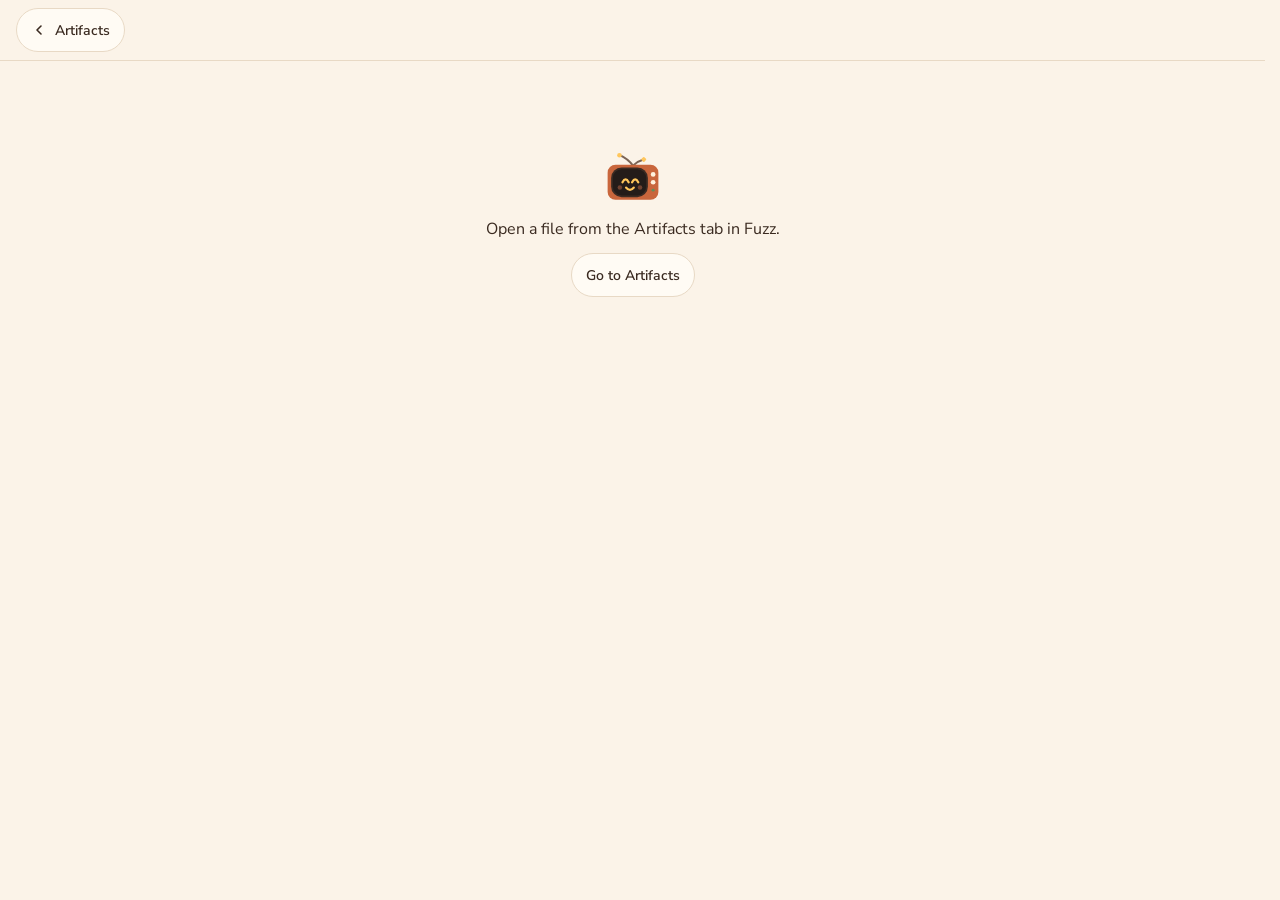
<file: artifact.html>
<!doctype html>
<html lang="en">
<head>
<meta charset="utf-8">
<meta name="viewport" content="width=device-width,initial-scale=1,viewport-fit=cover">
<title>Artifact · Fuzz</title>
<meta name="description" content="A file Fuzz wrote in your Fuzz folder, previewed: Markdown, Word, PDF and slides.">
<link rel="icon" type="image/svg+xml" href="assets/fuzz-favicon.svg">
<link rel="preconnect" href="https://fonts.googleapis.com">
<link rel="preconnect" href="https://fonts.gstatic.com" crossorigin>
<link rel="stylesheet" href="https://fonts.googleapis.com/css2?family=Nunito:wght@800&family=Nunito+Sans:wght@400;600&display=swap">
<link rel="stylesheet" href="css/app.css">
<link rel="stylesheet" href="css/artifact.css">
<script src="js/themes.js"></script>
</head>
<body class="artifact-page">
<header class="appbar av-bar" id="av-bar"></header>
<main id="av" class="av" tabindex="-1"><p class="av-status" role="status">Opening…</p></main>
<noscript><p style="padding:24px">The preview needs JavaScript.</p></noscript>
<script src="js/ui.js"></script>
<script src="js/samples.js"></script>
<script src="js/zip.js"></script>
<script src="js/office.js"></script>
<script src="js/artifact.js"></script>
</body>
</html>
</file>
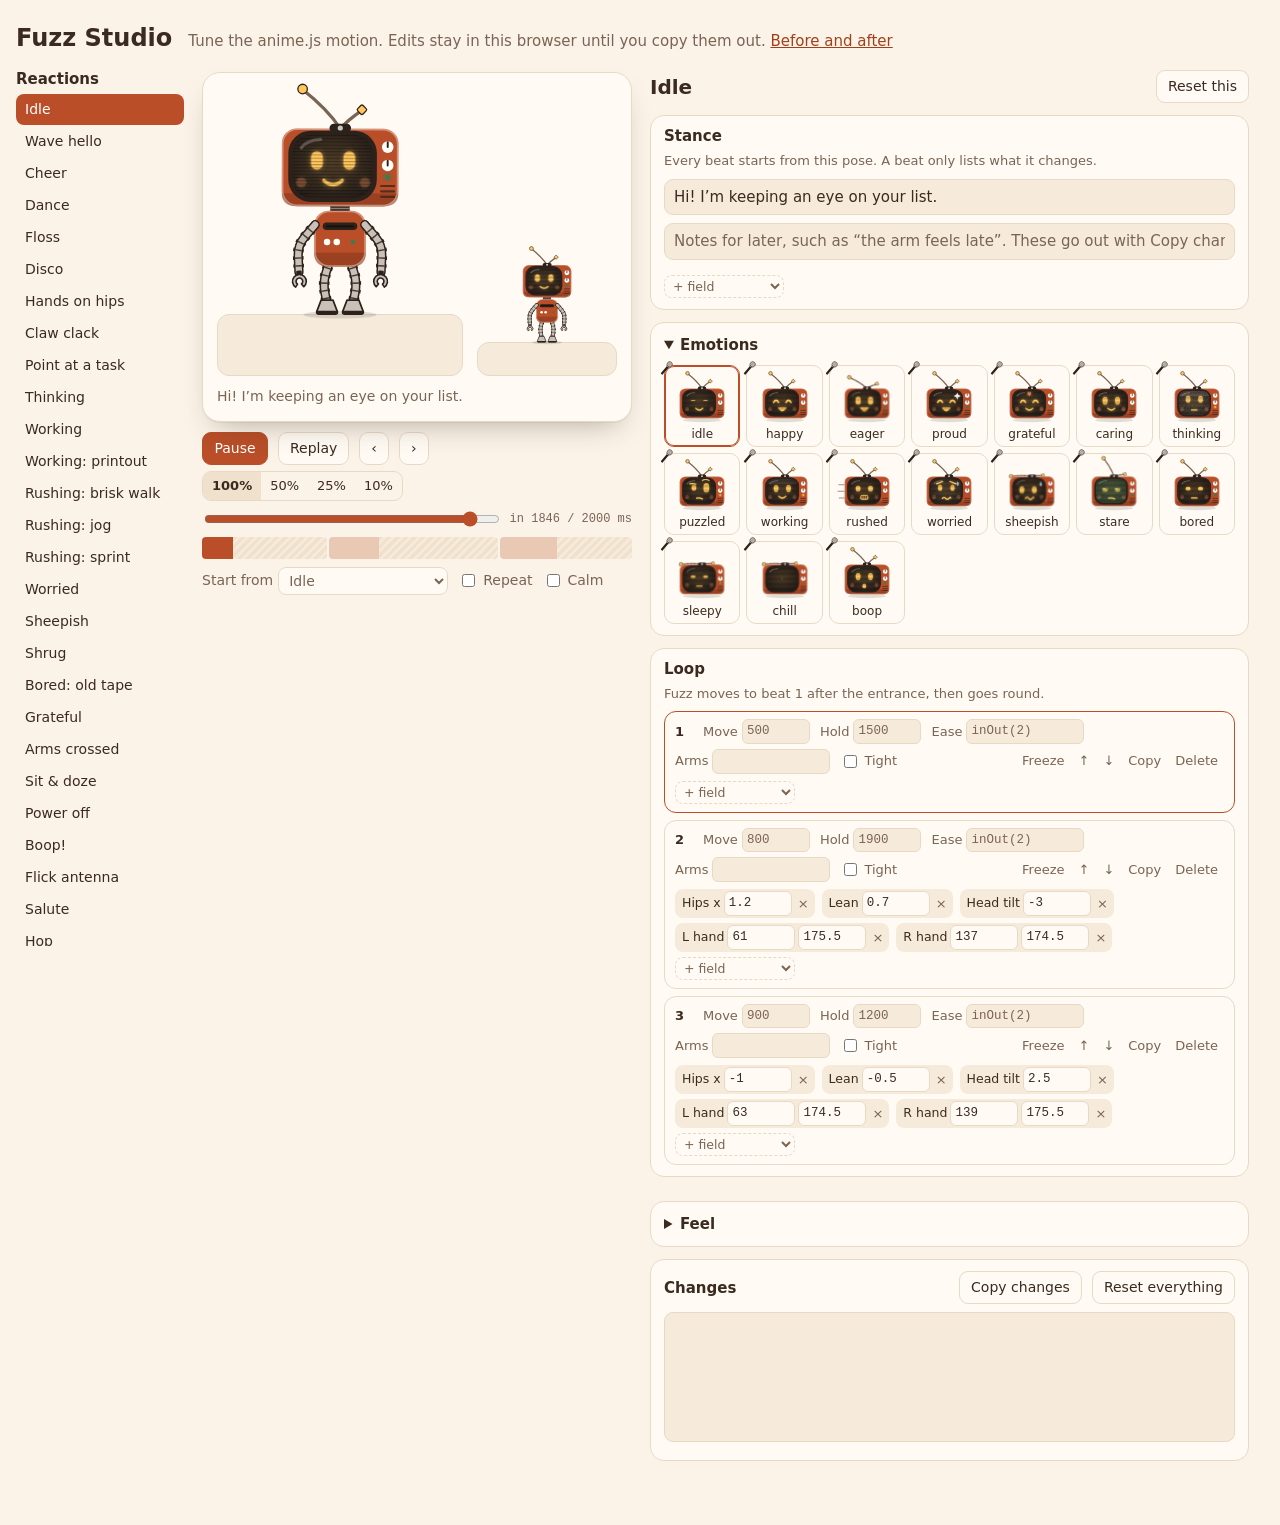
<file: spikes/fuzz-anime/studio.html>
<!doctype html>
<html lang="en">
<head>
<meta charset="utf-8">
<meta name="viewport" content="width=device-width, initial-scale=1">
<title>Fuzz Studio</title>
<link rel="icon" type="image/svg+xml" href="../../assets/fuzz-favicon.svg">
<link rel="stylesheet" href="../../css/app.css">
<link rel="stylesheet" href="../../css/fuzz.css">
<link rel="stylesheet" href="rig.css">
<style>
  body { padding: 0 16px 64px; }
  main { max-width: 1320px; margin: 0 auto; }
  header.top { padding: 20px 0 14px; display: flex; flex-wrap: wrap; gap: 4px 16px; align-items: baseline; }
  header.top h1 { font-family: var(--font-display); font-size: 24px; }
  header.top p { color: var(--muted); margin: 0; flex: 1 1 320px; }
  h2 { font-family: var(--font-display); font-size: 15px; margin: 0 0 6px; }
  button, input, select, textarea { font: inherit; color: inherit; }
  button { cursor: pointer; }

  .studio { display: grid; grid-template-columns: 168px minmax(340px, 430px) minmax(0, 1fr); gap: 18px; align-items: start; }
  .picker, .stagecol { position: sticky; top: 12px; }
  .picker { max-height: calc(100vh - 24px); overflow-y: auto; }

  /* ---- picker ---- */
  .list { display: flex; flex-direction: column; gap: 1px; margin-bottom: 16px; }
  .list button { display: flex; justify-content: space-between; gap: 6px; text-align: left; padding: 5px 9px; border: 0; border-radius: 8px; background: none; font-size: 14px; }
  .list button:hover { background: var(--field); }
  .list button[aria-pressed="true"] { background: var(--accent); color: var(--on-accent); }
  .list .dot { width: 7px; height: 7px; border-radius: 50%; background: var(--accent); align-self: center; flex: none; }
  .list button[aria-pressed="true"] .dot { background: var(--on-accent); }

  /* ---- stage ---- */
  .stage { background: var(--surface); border: var(--bw) solid var(--line); border-radius: 18px; padding: 10px 14px 14px; box-shadow: var(--shadow); }
  .sizes { display: grid; grid-template-columns: minmax(0, 1.75fr) minmax(0, 1fr); gap: 14px; align-items: end; }
  .rigbox { position: relative; z-index: 2; }
  .big .rigbox { max-width: 216px; margin: 0 auto; }
  .small .rigbox { width: 90px; margin: 0 auto; }
  .rigbox .rig { margin-bottom: -4%; }
  .ledge { background: var(--field); border: var(--bw) solid var(--line); border-radius: 12px; position: relative; z-index: 1; }
  .big .ledge { height: 62px; }
  .small .ledge { height: 34px; }
  .say { margin: 10px 0 0; font-size: 14px; min-height: 1.4em; color: var(--muted); }

  /* ---- transport ---- */
  .transport { margin-top: 10px; display: flex; flex-direction: column; gap: 8px; }
  .row { display: flex; flex-wrap: wrap; align-items: center; gap: 6px 10px; font-size: 14px; }
  .tbtn { padding: 5px 11px; border-radius: 9px; border: var(--bw) solid var(--line); background: var(--surface); font-size: 14px; }
  .tbtn:hover { background: var(--field); }
  .tbtn.main { background: var(--accent); border-color: var(--accent); color: var(--on-accent); min-width: 66px; }
  .scrub { display: flex; align-items: center; gap: 8px; font-size: 13px; color: var(--muted); }
  .scrub input { flex: 1; min-width: 0; accent-color: var(--accent); }
  .scrub output { font-family: var(--font-code); font-size: 12px; min-width: 112px; text-align: right; white-space: nowrap; }
  .speeds { display: inline-flex; border: var(--bw) solid var(--line); border-radius: 9px; overflow: hidden; }
  .speeds button { border: 0; background: none; padding: 4px 9px; font-size: 13px; }
  .speeds button[aria-pressed="true"] { background: var(--chip); font-weight: 700; }
  .row label { display: inline-flex; align-items: center; gap: 5px; color: var(--muted); cursor: pointer; }
  .row select { max-width: 170px; padding: 4px 6px; border-radius: 8px; border: var(--bw) solid var(--line); background: var(--surface); }
  .status { font-size: 13px; color: var(--muted); min-height: 1.4em; }

  .strip { display: flex; gap: 2px; height: 22px; }
  .bseg { display: flex; min-width: 6px; border: 0; padding: 0; background: none; border-radius: 4px; overflow: hidden; }
  .bseg i { display: block; height: 100%; }
  .bseg .mv { background: color-mix(in srgb, var(--accent) 45%, var(--field)); }
  .bseg .hd { background: repeating-linear-gradient(135deg, var(--chip) 0 3px, var(--field) 3px 6px); }
  .bseg.loop .mv { background: color-mix(in srgb, var(--accent) 22%, var(--field)); }
  .bseg.now .mv { background: var(--accent); }
  .bseg.held { outline: 2px solid var(--ink); outline-offset: -1px; }

  /* ---- editor ---- */
  .edit { min-width: 0; display: flex; flex-direction: column; gap: 12px; }
  .panel { background: var(--surface); border: var(--bw) solid var(--line); border-radius: 14px; padding: 11px 13px; }
  details.panel > summary { font-family: var(--font-display); font-size: 15px; font-weight: 700; cursor: pointer; }
  details.panel[open] > summary { margin-bottom: 9px; }
  .ehead { display: flex; align-items: center; gap: 10px; flex-wrap: wrap; }
  .ehead h2 { font-size: 20px; margin: 0; flex: 1; }
  .hint { color: var(--muted); font-size: 13px; margin: 0 0 8px; }
  .text { width: 100%; padding: 6px 9px; border-radius: 9px; border: var(--bw) solid var(--line); background: var(--field); margin-bottom: 8px; }

  .beat { border: var(--bw) solid var(--line); border-radius: 12px; padding: 7px 10px 8px; margin-top: 7px; }
  .beat.now { border-color: var(--accent); }
  .beat.held { border-color: var(--ink); box-shadow: inset 0 0 0 1px var(--ink); }
  .bhead { display: flex; flex-wrap: wrap; align-items: center; gap: 5px 10px; font-size: 13px; }
  .bhead b { font-family: var(--font-display); min-width: 18px; }
  .bhead label { display: inline-flex; align-items: center; gap: 4px; color: var(--muted); }
  .bhead .acts { margin-left: auto; display: flex; gap: 2px; }
  .bhead .acts button { border: 0; background: none; padding: 2px 6px; border-radius: 6px; font-size: 13px; color: var(--muted); }
  .bhead .acts button:hover { background: var(--field); color: var(--ink); }
  input.n, input.e, .f select { font-family: var(--font-code); font-size: 12.5px; padding: 2px 4px; border-radius: 6px; border: var(--bw) solid var(--line); background: var(--field); }
  input.n { width: 68px; }
  input.e { width: 118px; }
  .fields { display: flex; flex-wrap: wrap; gap: 5px 7px; margin-top: 7px; align-items: center; }
  .f { display: inline-flex; align-items: center; gap: 3px; background: var(--field); border-radius: 8px; padding: 2px 3px 2px 7px; font-size: 12.5px; }
  .f input.n { background: var(--surface); }
  .f .x { border: 0; background: none; color: var(--muted); padding: 0 3px; font-size: 13px; line-height: 1; }
  .add { font-size: 12.5px; padding: 2px 4px; border-radius: 8px; border: 1px dashed var(--line); background: none; color: var(--muted); max-width: 120px; }

  .moods { display: grid; grid-template-columns: repeat(auto-fill, minmax(76px, 1fr)); gap: 6px; }
  .emo { border: var(--bw) solid var(--line); border-radius: 10px; background: none; padding: 5px 4px 3px; font-size: 12px; }
  .emo:hover { background: var(--field); }
  .emo[aria-pressed="true"] { border-color: var(--accent); box-shadow: inset 0 0 0 1px var(--accent); }
  .emo .thumb { width: 58px; margin: 0 auto 2px; pointer-events: none; }

  .feel { display: flex; flex-wrap: wrap; gap: 6px 16px; font-size: 13.5px; }
  .feel label { display: inline-flex; align-items: center; gap: 5px; }
  #out { width: 100%; min-height: 130px; font-family: var(--font-code); font-size: 12.5px; padding: 8px; border-radius: 9px; border: var(--bw) solid var(--line); background: var(--field); }

  @media (max-width: 1040px) {
    .studio { grid-template-columns: 150px minmax(0, 1fr); }
    .edit { grid-column: 1 / -1; }
  }
  @media (max-width: 640px) {
    .studio { grid-template-columns: minmax(0, 1fr); }
    .picker, .stagecol { position: static; max-height: none; }
    .list { flex-direction: row; flex-wrap: wrap; gap: 3px; }
  }
</style>
</head>
<body>
<main>
  <header class="top">
    <h1>Fuzz Studio</h1>
    <p>Tune the anime.js motion. Edits stay in this browser until you copy them out. <a href="index.html">Before and after</a></p>
  </header>
  <div class="studio">
    <nav class="picker" aria-label="What to edit">
      <h2>Reactions</h2><div class="list" id="reactions"></div>
      <h2>Transitions</h2><div class="list" id="transitions"></div>
    </nav>

    <section class="stagecol">
      <div class="stage">
        <div class="sizes">
          <div class="big"><div class="rigbox" id="main"></div><div class="ledge"></div></div>
          <div class="small"><div class="rigbox" id="mini"></div><div class="ledge"></div></div>
        </div>
        <p class="say" id="say"></p>
      </div>
      <div class="transport">
        <div class="row">
          <button class="tbtn main" id="play" type="button">Pause</button>
          <button class="tbtn" id="replay" type="button" title="R">Replay</button>
          <button class="tbtn" id="back" type="button" aria-label="Back one frame" title="Left arrow">&lsaquo;</button>
          <button class="tbtn" id="fwd" type="button" aria-label="Forward one frame" title="Right arrow">&rsaquo;</button>
          <span class="speeds" id="speeds" role="group" aria-label="Speed"></span>
        </div>
        <div class="scrub"><input type="range" id="scrub" min="0" max="1000" value="0" aria-label="Scrub"><output id="time"></output></div>
        <div class="strip" id="strip"></div>
        <div class="row">
          <label>Start from <select id="from"></select></label>
          <label><input type="checkbox" id="repeat"> Repeat</label>
          <label><input type="checkbox" id="calm"> Calm</label>
        </div>
        <div class="status" id="status" role="status"></div>
      </div>
    </section>

    <section class="edit">
      <div class="ehead"><h2 id="title"></h2><button class="tbtn" id="reset" type="button">Reset this</button></div>
      <div class="panel" id="stance"></div>
      <details class="panel" open><summary>Emotions</summary><div class="moods" id="moods"></div></details>
      <div id="beats"></div>
      <details class="panel"><summary>Feel</summary>
        <p class="hint">These shape every reaction. Lead is how far into a beat that part of the body starts moving, so a higher number makes it trail further behind the hips.</p>
        <div class="feel" id="feel"></div>
      </details>
      <div class="panel">
        <div class="ehead"><h2 style="font-size:15px">Changes</h2><button class="tbtn" id="copy" type="button">Copy changes</button><button class="tbtn" id="resetall" type="button">Reset everything</button></div>
        <textarea id="out" readonly aria-label="Changes to copy" style="margin-top:8px"></textarea>
      </div>
    </section>
  </div>
</main>

<datalist id="eases"></datalist>
<script src="../../js/fuzz-svg.js"></script>
<script src="vendor/anime.umd.min.js"></script>
<script src="../fuzz-joints/fuzz-joints.js"></script>
<script src="studio.js"></script>
</body>
</html>
</file>
<file: css/app.css>
/* App styles. Colours come from the Warm Theme System: js/themes.js sets the foundation (--bg, --surface, --field,
   --chip, --line, --muted, --ink), the status colours (--done, --wait, --blocked), the three theme colours
   (--accent, --on-accent, --link) and the code colours (--code-*) at runtime, for light, dark and high contrast.
   Fonts: Nunito ExtraBold for headings, Nunito Sans for everything else, a mono font for code. */

:root {
  --font-display: "Nunito", system-ui, -apple-system, "Segoe UI", sans-serif;
  --font-body: "Nunito Sans", system-ui, -apple-system, "Segoe UI", sans-serif;
  --font-code: "JetBrains Mono", ui-monospace, Menlo, Consolas, monospace;

  /* fallbacks until themes.js runs (Terracotta, light) */
  --bg: #FBF3E8; --surface: #FFFBF4; --field: #F6EBDB; --ink: #3A2A20; --muted: #7A6454; --line: #E8D9C5; --chip: #F0E1CC;
  --done: #3E7B4F; --wait: #A86B12; --blocked: #B23A32;
  --accent: #B94E28; --on-accent: #FFFFFF; --link: #A23F1B;
  --bw: 1px; --bw2: 1.5px; --deco: none; --edge: var(--accent); --obc: var(--accent); --chipline: var(--chip);

  /* short names used in the components */
  --ok: var(--done);
  --warn: var(--wait);
  --danger: var(--blocked);

  /* names used by the Fuzz stylesheet */
  --surface-2: var(--field);
  --ink-2: var(--muted);
  --terra: var(--accent);
  --terra-ink: var(--on-accent);
  --amber: #F2AE43;
  --sage: var(--done);
  --shadow: 0 1px 0 color-mix(in srgb, var(--ink) 6%, transparent), 0 14px 30px -14px color-mix(in srgb, var(--ink) 38%, transparent);

  /* Fuzz himself: the cabinet takes the accent, the screen glow stays warm in every theme */
  --cab: var(--accent);
  --cab-d: color-mix(in srgb, var(--accent) 68%, #000);
  --glow: #FFC65C;
  --ant: var(--muted);
  --trim: color-mix(in srgb, var(--surface) 62%, #fff);
}
:root[data-mode="light"] {
  /* charcoal glass (amber glow keeps ~8:1 contrast on it), inside a darker bezel */
  --bezel: color-mix(in srgb, var(--ink) 80%, #000);
  --screen: #3A3A3A;
}
:root[data-mode="dark"] {
  --bezel: color-mix(in srgb, var(--bg) 55%, #000);
  --screen: color-mix(in srgb, var(--bg) 35%, #000);
}
:root:not([data-mode]) { --bezel: #2d211b; --screen: #241C19; }

*, *::before, *::after { box-sizing: border-box; }
html { -webkit-text-size-adjust: 100%; scrollbar-gutter: stable; } /* the header doesn't shift when a page grows or shrinks past the fold */
body {
  margin: 0; background: var(--bg); color: var(--ink); font-family: var(--font-body); font-size: 15px; line-height: 1.5;
  padding-bottom: 96px; transition: background-color .25s, color .25s;
}
button, input, textarea, select { font: inherit; color: inherit; }
button { cursor: pointer; }
button:disabled { cursor: not-allowed; }
a { color: var(--link); }
:focus-visible { outline: 3px solid var(--link); outline-offset: 2px; }
h1, h2, h3 { margin: 0; }
.sr { position: absolute; width: 1px; height: 1px; overflow: hidden; clip: rect(0 0 0 0); white-space: nowrap; }
.skip { position: absolute; left: 8px; top: -60px; z-index: 100; background: var(--ink); color: var(--bg); padding: 10px 14px; border-radius: 10px; }
.skip:focus { top: 8px; }
textarea, input[type="text"], input[type="search"], input[type="datetime-local"] {
  width: 100%; background: var(--field); border: var(--bw) solid var(--line); border-radius: 12px; padding: 10px 12px; line-height: 1.45;
}
textarea { resize: vertical; }
#instr, #draft { overflow-y: hidden; } /* they grow to fit their text (fit() in view-triage.js), so no scrollbar */
::placeholder { color: var(--muted); opacity: 1; }

/* ---------- App bar ---------- */
.appbar {
  position: sticky; top: 0; z-index: 30; display: flex; align-items: center; flex-wrap: wrap; gap: 8px 16px;
  padding: 8px max(16px, env(safe-area-inset-left)); background: color-mix(in srgb, var(--bg) 90%, transparent);
  -webkit-backdrop-filter: blur(10px); backdrop-filter: blur(10px); border-bottom: var(--bw) solid var(--line);
}
.appbar { display: grid; grid-template-columns: auto 1fr auto; }
.appbar-left { grid-column: 1; display: flex; align-items: center; gap: 16px; min-width: 0; }
.appbar-left .mainnav { margin-right: 0; }
.appbar-right { grid-column: 3; position: relative; justify-self: end; display: flex; align-items: center; gap: 8px; }
.undowrap { position: relative; }
.undobtn:disabled { opacity: .5; cursor: default; }
.undopop { width: 320px; }
.undolist { list-style: none; margin: 0; padding: 0; display: flex; flex-direction: column; gap: 4px; }
.undolist button { width: 100%; display: flex; flex-direction: column; align-items: flex-start; gap: 2px; text-align: left; padding: 8px 12px; min-height: 44px; border: 0; border-radius: 12px; background: transparent; color: var(--ink); }
.undolist button:hover { background: var(--chip); }
.u-l { font-weight: 600; font-size: 14px; }
.u-m { font-size: 12.5px; color: var(--muted); }
.u-blocked .u-l { color: var(--muted); font-weight: 500; }
.brand { display: inline-flex; align-items: center; gap: 8px; text-decoration: none; color: var(--ink); min-height: 44px; }
.brand-av { width: 40px; }
.brand-name { font-family: var(--font-display); font-weight: 800; font-size: 22px; letter-spacing: -.01em; }
.mainnav { display: flex; align-items: center; gap: 4px; margin-right: auto; }
.mainnav a {
  display: inline-flex; align-items: center; gap: 8px; min-height: 44px; padding: 0 14px; border-radius: 999px; color: var(--ink);
  font-weight: 600; font-size: 14.5px; text-decoration: none;
}
.mainnav a:hover { background: var(--chip); }
.mainnav a[aria-current="page"] { background: var(--chip); box-shadow: inset 0 0 0 1.5px var(--line); }
.navcount { min-width: 22px; padding: 0 7px; border-radius: 999px; background: var(--accent); color: var(--on-accent); font-size: 12px; font-weight: 600; text-align: center; line-height: 22px; }
.navcount:empty:not(.has) { display: none; }
.navcount.has { min-width: 0; width: 10px; height: 10px; padding: 0; line-height: 0; }
.navcount.done { background: color-mix(in srgb, var(--ok) 26%, var(--surface)); color: var(--ink); }
.appbar-right { position: relative; }
.themebtn {
  display: inline-flex; align-items: center; gap: 8px; min-height: 44px; padding: 0 14px; border: var(--bw) solid var(--line); border-radius: 999px;
  background: var(--surface); color: var(--ink); font-weight: 600; font-size: 14px; text-decoration: none; white-space: nowrap;
}
.themebtn.nav-cta { background: var(--accent); color: var(--on-accent); border-color: var(--edge); }
.themebtn.nav-cta:hover { filter: brightness(1.06); }
.iconbtn { justify-content: center; width: 44px; padding: 0; }
.themepop {
  position: absolute; right: 0; top: calc(100% + 8px); width: 360px; max-width: calc(100vw - 24px); z-index: 50; padding: 16px;
  background: var(--surface); border: var(--bw) solid var(--line); border-radius: 20px; box-shadow: 0 24px 60px -20px color-mix(in srgb, var(--ink) 50%, transparent);
  display: flex; flex-direction: column; gap: 10px; max-height: calc(100vh - 80px); overflow: auto;
}
.themepop[hidden] { display: none; }
.themepop h2.pop-title { font-family: var(--font-display); font-size: 18px; font-weight: 800; letter-spacing: 0; text-transform: none; color: var(--ink); margin-top: 0; }
.themepop h2 { font-size: 12px; font-weight: 600; letter-spacing: .08em; text-transform: uppercase; color: var(--muted); margin-top: 4px; }
.palettes { display: grid; grid-template-columns: repeat(2, 1fr); gap: 8px; }
.pal { display: grid; grid-template-columns: auto 1fr; grid-template-rows: auto auto; column-gap: 10px; align-items: center; text-align: left; padding: 8px 10px; border: 2px solid var(--line); border-radius: 14px; background: transparent; min-height: 52px; }
.pal[aria-pressed="true"] { border-color: var(--accent); background: var(--field); }
.pal-sw { grid-row: 1 / 3; display: inline-flex; padding: 5px; border-radius: 10px; border: 1px solid; gap: 3px; }
.pal-sw i { width: 12px; height: 28px; border-radius: 6px; }
.pal-n { font-weight: 600; font-size: 14px; }
.pal-f { font-size: 11.5px; color: var(--muted); }
.segrow { display: flex; gap: 6px; flex-wrap: wrap; }
.seg { min-height: 40px; padding: 0 14px; border: var(--bw) solid var(--line); border-radius: 999px; background: transparent; font-weight: 600; font-size: 14px; }
.seg[aria-pressed="true"] { background: var(--ink); color: var(--bg); border-color: var(--ink); }
.check { display: flex; gap: 10px; align-items: flex-start; font-weight: 600; cursor: pointer; }
.check input { width: 20px; height: 20px; margin-top: 2px; accent-color: var(--accent); }
.check small { display: block; font-weight: 400; color: var(--muted); }

/* ---------- Shell ---------- */
.view { margin: 0 auto; padding: 20px 16px 48px; }
.view--triage { max-width: 640px; }
.view--capture { max-width: 640px; }
.view--tasks { max-width: 760px; }
.view--account { max-width: 520px; }
.account { display: flex; flex-direction: column; gap: 16px; padding-top: 8vh; }
.account h1 { font-family: var(--font-display); font-size: 27px; font-weight: 800; line-height: 1.2; }
.acct-picks { display: grid; grid-template-columns: repeat(auto-fit, minmax(200px, 1fr)); gap: 12px; }
.acct-pick { display: flex; flex-direction: column; align-items: flex-start; gap: 4px; padding: 18px; min-height: 110px; text-align: left; cursor: pointer;
  background: var(--surface); border: var(--bw2) solid var(--line); border-radius: 20px; box-shadow: var(--shadow); color: var(--ink); }
.acct-pick:hover, .acct-pick:focus-visible { border-color: var(--accent); }
.acct-n { font-family: var(--font-display); font-weight: 800; font-size: 20px; }
.acct-d { color: var(--muted); font-size: 14px; line-height: 1.45; }
.acct-key { display: flex; flex-direction: column; gap: 10px; }
.acct-key[hidden] { display: none; }
.acct-help { margin: 0; font-size: 13px; overflow-wrap: anywhere; }
.acct-err { margin: 0; color: var(--blocked); font-weight: 600; }
.acct-err:empty { display: none; }
.view h1:focus { outline: none; }

/* ---------- Shared bits ---------- */
.pill {
  --tone: var(--muted);
  display: inline-flex; align-items: center; gap: 6px; white-space: nowrap; border-radius: 999px; font-size: 12px; font-weight: 600; padding: 3px 10px;
  background: color-mix(in srgb, var(--tone) 16%, var(--surface)); border: 1px solid color-mix(in srgb, var(--tone) 38%, var(--surface)); color: var(--ink);
}
.pill::before { content: ""; width: 7px; height: 7px; border-radius: 50%; background: var(--tone); flex: none; }
.pill--accent { --tone: var(--accent); }
.pill--ok { --tone: var(--ok); } .pill--warn { --tone: var(--warn); } .pill--danger { --tone: var(--danger); } .pill--muted { --tone: var(--muted); }
.pill svg { flex: none; }
.pill--icon::before { display: none; }
.tag--info { background: var(--chip); color: var(--ink); border: var(--bw) solid var(--line); }
.tag--ok { background: color-mix(in srgb, var(--ok) 26%, var(--surface)); color: var(--ink); border: 1px solid color-mix(in srgb, var(--ok) 45%, var(--surface)); }
.iconbtn { flex: none; width: 44px; height: 44px; border-radius: 50%; border: var(--bw) solid var(--line); background: var(--surface); display: inline-grid; place-items: center; }
.linkbtn { background: none; border: 0; padding: 10px 8px; min-height: 44px; color: var(--muted); font-weight: 600; font-size: 14px; text-decoration: underline; }
.linkbtn:hover { color: var(--ink); }
.btn.small { padding: 7px 12px; font-size: 13px; border-radius: 999px; min-height: 36px; }
.btn.dark { background: var(--ink); color: var(--bg); border-color: var(--ink); }
.btn.linklike { text-decoration: none; display: inline-flex; align-items: center; justify-content: center; }
/* One button shape: icon, label and key hint sit in a row with even gaps */
.btn { display: inline-flex; align-items: center; justify-content: center; gap: 8px; }
.btn svg { flex: none; }
.btn kbd { margin-left: 0; }
.meta { color: var(--muted); }
.fuzzlogo { display: block; }

/* ---------- Fuzz, small ---------- */
:where(.fzmini) { width: 100%; }
.fzmini { display: block; height: auto; overflow: visible; }
.fzmini .fz-a1 { transform-box: view-box; transform-origin: 32px 15px; animation: sway-l 3.9s ease-in-out infinite; }
.fzmini .fz-a2 { transform-box: view-box; transform-origin: 32px 15px; animation: sway-r 2.3s ease-in-out infinite; }
.fzmini .fz-dot { animation: twk 1.2s ease-in-out infinite alternate; }
html.calm .fzmini .fz-a1, html.calm .fzmini .fz-a2, html.calm .fzmini .fz-dot { animation: none; }

/* ---------- Triage ---------- */
.triage { display: flex; flex-direction: column; gap: 14px; }
.triage-top { display: flex; flex-direction: column; gap: 10px; }
.hprog { grid-column: 2; justify-self: center; width: 100%; max-width: 360px; min-width: 0; display: flex; align-items: center; gap: 10px; }
.hprog[hidden] { display: none; }
/* Segmented progress (js/progress.js): open segments, ticks for cleared cards, a bank block for folded ticks, ghosts for "more". */
.pgbar { --pg-bank: color-mix(in srgb, var(--accent) 50%, var(--ink)); flex: 1; min-width: 0; position: relative; }
.pg-row { display: flex; align-items: center; gap: 5px; height: 22px; padding: 0 4px; margin: 0 -4px; overflow: hidden; }
.pg-seg { flex: none; box-sizing: border-box; width: var(--segw, 26px); height: 14px; border-radius: 4px; border: var(--bw2) solid var(--muted); background: var(--chip);
  transition: width .35s cubic-bezier(.2,.8,.2,1), background-color .25s, border-color .25s; }
.pg-row.notrans .pg-seg { transition: none; }
.pg-seg.is-tick { width: 8px; background: var(--accent); border-color: var(--accent); }
.pg-seg.is-ghost { border-style: dashed; background: transparent; }
.pg-seg.is-bank { width: 26px; background: var(--pg-bank); border-color: var(--pg-bank); color: var(--bg); display: flex; align-items: center; justify-content: center;
  font-size: 10.5px; font-weight: 600; line-height: 1; font-variant-numeric: tabular-nums; }
.pg-fx { position: absolute; inset: 0; pointer-events: none; }
.pg-fly { position: absolute; border-radius: 3px; background: var(--accent); }
.pg-plus { position: absolute; top: -13px; text-align: center; font-size: 12px; font-weight: 600; color: var(--pg-bank); white-space: nowrap; }
html.calm .pg-seg { transition: none; }
.left { flex: none; width: 4.6em; text-align: right; font-size: 13px; font-weight: 600; color: var(--muted); font-variant-numeric: tabular-nums; white-space: nowrap; }
.stage { margin-top: 2px; }
#dropbtn[hidden] + span { display: none; }
.triage-foot { display: flex; justify-content: center; align-items: center; flex-wrap: wrap; gap: 4px; color: var(--muted); }
.parkform { background: var(--surface); border: var(--bw) solid var(--line); border-radius: 16px; padding: 12px 14px; display: flex; flex-direction: column; gap: 8px; }
.parkform[hidden] { display: none; }
.parkform label { font-size: 12px; font-weight: 600; letter-spacing: .06em; text-transform: uppercase; color: var(--muted); }
.parkhint { font-size: 13px; color: var(--muted); margin: 0; }
.parkrow { display: flex; gap: 8px; }
.playground { background: var(--surface); border: 1px dashed var(--line); border-radius: 16px; padding: 4px 14px; }
.playground summary { cursor: pointer; padding: 10px 0; font-weight: 600; min-height: 44px; display: flex; align-items: center; gap: 8px; }
.playground summary span { font-weight: 400; color: var(--muted); font-size: 13px; }
.lab { display: flex; flex-direction: column; gap: 10px; padding-bottom: 14px; }
.lab-row { display: flex; flex-wrap: wrap; gap: 6px; }
.note { margin: 0; color: var(--muted); font-size: 13.5px; }

/* Fuzz's line, echoed under the header while the perch is scrolled away (js/view-triage.js echo) */
.echo { position: fixed; left: 50%; transform: translateX(-50%); z-index: 25; width: max-content; max-width: min(560px, calc(100vw - 32px));
  display: flex; align-items: center; gap: 8px; padding: 6px 14px 6px 8px; background: var(--surface); border: var(--bw) solid var(--line); border-radius: 999px;
  box-shadow: var(--shadow); font-size: 14px; animation: echo-in .25s cubic-bezier(.22,1,.36,1); pointer-events: none; }
.echo[hidden] { display: none; }
.echo-av { width: 30px; flex: none; }
@keyframes echo-in { from { opacity: 0; transform: translate(-50%, -6px); } }
html.calm .echo { animation: none; }
/* the card (extends fuzz.css) */
.card { gap: 14px; background: var(--surface); overflow-wrap: anywhere; }
.card hr { width: 100%; }
.stale { background: var(--field); border: 2px dashed var(--line); border-radius: 18px; padding: 16px 18px; display: flex; flex-direction: column; gap: 12px; }
.stale[hidden] { display: none; }
.stale-top { display: flex; gap: 12px; align-items: flex-start; }
.stale-top svg { flex: none; margin-top: 2px; color: var(--muted); }
.stale h3 { font-family: var(--font-display); font-size: 19px; line-height: 1.25; margin-bottom: 4px; }
.stale p { margin: 0; color: var(--muted); }
.stale-btns { display: flex; flex-wrap: wrap; gap: 8px; }
.stale-btns .btn { flex: 1 1 150px; min-height: 46px; }
.instr-top { display: flex; flex-wrap: wrap; align-items: baseline; justify-content: space-between; gap: 2px 12px; }
.instr-top label { margin: 0; }
.instr-top span { font-size: 12.5px; color: var(--muted); }
.instr-side { display: inline-flex; align-items: center; gap: 4px; }
.iconbtn.mic { color: var(--muted); }
.instr-side .iconbtn.mic { border-color: transparent; background: transparent; }
.iconbtn.mic:hover { color: var(--ink); }
.mic[aria-pressed="true"], .mic[aria-pressed="true"]:hover { color: var(--on-accent); background: var(--accent); border-color: var(--accent); animation: micpulse 1.4s ease-in-out infinite; }
@keyframes micpulse { 50% { box-shadow: 0 0 0 6px color-mix(in srgb, var(--accent) 25%, transparent); } }
@media (prefers-reduced-motion: reduce) { .mic[aria-pressed="true"] { animation: none; } }
/* The instructions are a chat-style box: + adds a source, and the ones Fuzz reads first sit as chips beside it */
.composer { background: var(--surface-2); border: var(--bw) solid var(--line); border-radius: 12px; }
/* the box wears the textarea's focus ring, so the ring takes in the chips too */
.composer:has(textarea:focus-visible) { outline: 3px solid var(--link); outline-offset: 2px; }
.composer textarea { border: 0; background: transparent; border-radius: 12px 12px 0 0; }
.composer textarea:focus-visible { outline: none; }
.refs { padding: 0 8px 8px; }
.composer-bar { display: flex; align-items: center; flex-wrap: wrap; gap: 6px; }
.plus { position: relative; flex: none; }
.plusbtn { display: grid; place-items: center; width: 34px; height: 34px; border: var(--bw) solid var(--line); border-radius: 50%; background: var(--surface); color: var(--ink); }
.plusbtn:hover, .plusbtn[aria-expanded="true"] { border-color: var(--accent); color: var(--accent); }
.menu.plusmenu { left: 0; right: auto; top: calc(100% + 6px); bottom: auto; width: 260px; }
.refchips-wrap { display: contents; }
.refchips { list-style: none; margin: 0; padding: 0; display: flex; flex-wrap: wrap; gap: 6px; min-width: 0; }
.refchip { display: inline-flex; align-items: center; gap: 6px; max-width: 100%; min-width: 0; padding: 2px 2px 2px 4px; border: var(--bw) solid var(--line); border-radius: 999px; background: var(--surface); font-size: 13.5px; }
.refchip-t, .refopt-t { min-width: 0; overflow: hidden; text-overflow: ellipsis; white-space: nowrap; }
.refx { flex: none; display: grid; place-items: center; width: 28px; height: 28px; border: 0; border-radius: 50%; background: none; color: var(--muted); }
.refx:hover { background: var(--field); color: var(--ink); }
.refpick { margin: 8px 0 0; padding: 6px 10px; border: var(--bw) solid var(--line); border-radius: 12px; background: var(--surface); display: flex; flex-direction: column; }
.refpick[hidden] { display: none; }
.refpick legend { padding: 0 4px; font-size: 12.5px; color: var(--muted); }
.refopt { display: flex; align-items: center; gap: 8px; min-height: 40px; min-width: 0; cursor: pointer; font-size: 14px; }
.refopt input { flex: none; width: 18px; height: 18px; accent-color: var(--accent); }
.refpick-done { align-self: flex-end; min-height: 36px; padding: 6px 4px; }
.instr .drop { margin-top: 8px; }
.drop[hidden] { display: none; }
/* A file you added can come off its task; removing asks once, in place of the row */
.sources li:has(.src-rm) { display: flex; gap: 6px; align-items: stretch; }
.sources li:has(.src-rm) .source { flex: 1; min-width: 0; }
.src-rm { flex: none; width: 44px; display: grid; place-items: center; border: var(--bw) solid var(--line); border-radius: 14px; background: var(--field); color: var(--muted); }
.src-rm:hover { border-color: var(--danger); color: var(--danger); }
.src-asking { display: flex; flex-wrap: wrap; align-items: center; gap: 8px; padding: 8px 10px 8px 14px; border: var(--bw) solid var(--danger); border-radius: 14px; background: var(--field); }
.src-ask { flex: 1 1 200px; font-size: 14px; }
html.dragging-file .drop.over .dropbtn { border-color: var(--accent); background: color-mix(in srgb, var(--accent) 10%, var(--field)); }
.actions .btn { min-height: 46px; display: inline-flex; align-items: center; justify-content: center; }
.actions .btn.primary { min-height: 50px; box-shadow: 0 4px 10px -4px color-mix(in srgb, #000 30%, transparent); }
.actions.ent { grid-template-columns: repeat(2, 1fr); }
.split { position: relative; display: flex; }
.split .done-btn { flex: 1; border-radius: 12px 0 0 12px; border-right-width: 1px; }
.split .done-btn svg { color: var(--ok); }
.split .more-btn { flex: none; width: 44px; padding: 0; border-radius: 0 12px 12px 0; border-left-width: 1px; }
.split .split-main { flex: 1; min-width: 0; border-radius: 12px 0 0 12px; border-right-width: 1px; }
/* A task card's four: Assign (Find out… behind it) across the whole row under the instructions,
   then Work in Claude, Later (Book time behind it) and Done share the row below. */
.actions:not(.working-actions):has(> .split-assign) { grid-template-columns: repeat(3, 1fr); }
.actions:not(.working-actions) > .split-assign { grid-column: 1 / -1; }
.split-assign .menu, .split-later .menu { left: 0; right: auto; } /* they start their row: open toward the card */
/* A draft waiting for your OK: who it goes to, the editable text, then the decision */
.draft { display: flex; flex-direction: column; gap: 8px; }
.draft-to { display: flex; flex-wrap: wrap; align-items: baseline; gap: 4px 8px; font-size: 14.5px; }
.draft-to > span:first-child { color: var(--muted); }
.draft-to .via { font-size: 12.5px; font-weight: 600; padding: 2px 10px; border-radius: 999px; background: var(--chip); color: var(--ink); }
.draft textarea { font-size: 15.5px; line-height: 1.55; padding: 12px 14px; resize: vertical; min-height: 7.5em; }
.actions.review { grid-template-columns: 1fr 1fr; }
.actions.review .split { grid-column: 1 / -1; } /* Approve and send, with Mark done behind its arrow, gets the whole row */
.actions.review .split .menu { left: 0; width: auto; max-width: none; }
/* A result: Done leads on its own row, with Ask me later and sending Fuzz further under it */
.actions.result { grid-template-columns: 1fr 1fr; grid-template-areas: "done done" "sched assign"; }
.actions.result .split { grid-area: done; }
.actions.result .split .menu { left: 0; width: auto; max-width: none; }
.actions.result [data-act="schedule"] { grid-area: sched; }
.actions.result [data-act="assign"] { grid-area: assign; }
.split .done-btn.primary svg { color: currentColor; }
.split .more-btn.primary { border-left-color: color-mix(in srgb, currentColor 35%, transparent); }
.sendnote { margin: 8px 0 0; font-size: 13px; color: var(--muted); text-align: center; }
.revise { margin-top: 10px; display: flex; flex-direction: column; gap: 6px; }
.revise[hidden] { display: none; }
.revise label { font-size: 13px; font-weight: 600; color: var(--muted); }
/* Key hints (A, D, S, P, 1 to 6): only where there is a keyboard to press them */
kbd { display: inline-grid; place-items: center; min-width: 20px; height: 20px; padding: 0 5px; margin-left: 8px; border-radius: 6px;
  border: 1px solid color-mix(in srgb, currentColor 40%, transparent); font-family: var(--font-body); font-size: 11.5px; font-weight: 600; line-height: 1; }
.menu b kbd { margin-left: 10px; vertical-align: 1px; }
.when kbd, .mood kbd, .chip kbd { margin-left: 6px; vertical-align: 1px; }
@media (hover: none), (pointer: coarse) { kbd, .cap-actions .hint { display: none; } }
.split .more-btn svg { margin: 0; }
.menu {
  position: absolute; top: calc(100% + 8px); right: 0; z-index: 8; width: 300px; max-width: 80vw; background: var(--surface); border: var(--bw) solid var(--line);
  border-radius: 16px; padding: 6px; box-shadow: 0 14px 32px -10px color-mix(in srgb, var(--ink) 45%, transparent); display: flex; flex-direction: column; gap: 2px;
}
.menu[hidden] { display: none; }
.menu button { display: flex; flex-direction: column; gap: 2px; text-align: left; min-height: 56px; padding: 10px 12px; border: 0; border-radius: 12px; background: transparent; }
.menu button:hover, .menu button:focus-visible { background: var(--field); }
.menu button span { font-size: 13px; color: var(--muted); line-height: 1.4; }
.sched-panel { display: flex; flex-direction: column; gap: 12px; }
.sched-panel h3 { font-family: var(--font-display); font-size: 20px; }
.sched-panel .meta { margin: 0; font-size: 14px; }
.when-grid { display: grid; grid-template-columns: repeat(2, minmax(0, 1fr)); gap: 8px; }
.when { min-height: 64px; padding: 8px 10px; border: 2px solid var(--line); border-radius: 14px; background: var(--field); display: flex; flex-direction: column; align-items: center; justify-content: center; gap: 2px; font-weight: 600; text-align: center; transition: transform .2s cubic-bezier(.22,1,.36,1), border-color .2s; }
.when small { font-weight: 500; color: var(--muted); font-size: 12.5px; }
.when:hover { transform: translateY(-2px); border-color: var(--accent); }
.when.picked { background: var(--accent); border-color: var(--accent); color: var(--on-accent); }
.when.picked small { color: var(--on-accent); }
.when-more { border-style: dashed; background: transparent; }
.exact { display: flex; flex-wrap: wrap; align-items: center; gap: 8px; }
.exact[hidden] { display: none; }
.exact label { font-size: 12px; font-weight: 600; letter-spacing: .06em; text-transform: uppercase; color: var(--muted); width: 100%; }
.exact input { flex: 1 1 200px; width: auto; }
.sched-links { display: flex; flex-wrap: wrap; justify-content: center; gap: 4px 12px; }
/* The question leads; the task title sits right under it as what the question is about. */
.ask { font-family: var(--font-display); font-size: 27px; line-height: 1.2; font-weight: 800; text-wrap: balance; margin-top: 2px; }
.title-block { display: flex; flex-direction: column; gap: 8px; margin-top: -6px; }
.chips { display: flex; flex-wrap: wrap; align-items: center; gap: 8px; }
.chips .meta { font-size: 13px; }
.chips .meta:empty { display: none; }
.task-title { font-family: var(--font-body); font-size: 16px; line-height: 1.4; font-weight: 600; color: var(--muted); text-wrap: pretty; }
.agechip { display: inline-flex; align-items: center; gap: 8px; border-radius: 999px; font-size: 12px; font-weight: 600; padding: 3px 10px; background: var(--chip); color: var(--ink); }
.segs { display: inline-flex; gap: 3px; }
.segs i { display: block; width: 5px; height: 12px; border-radius: 2px; background: var(--line); }
.agechip--ok .segs i.on { background: var(--ok); } .agechip--warn .segs i.on { background: var(--warn); } .agechip--muted .segs i.on { background: var(--muted); }
.duebox { background: var(--field); border: var(--bw) solid var(--line); border-radius: 16px; padding: 12px 16px; display: flex; flex-direction: column; gap: 8px; }
.duebox-top { display: flex; flex-wrap: wrap; justify-content: space-between; gap: 4px 12px; font-size: 14px; }
.due-tight { color: var(--link); font-weight: 600; } .due-mid { font-weight: 600; } .due-ok { font-weight: 600; }
.dbar { height: 10px; border-radius: 999px; background: var(--line); overflow: hidden; }
.dbar-fill { height: 100%; border-radius: 999px; background: var(--ok); }
.dbar-fill.due-tight { background: var(--accent); } .dbar-fill.due-mid { background: var(--warn); }
.quick { margin: 0; }
.incoming { margin: 0; line-height: 1.6; color: var(--muted); }
.profiles { display: flex; flex-wrap: wrap; gap: 10px; }
.profile { flex: 1 1 220px; display: flex; flex-direction: column; gap: 4px; padding: 14px; border: var(--bw) solid var(--line); border-radius: 16px; background: var(--field); }
.plabel { font-size: 12px; font-weight: 600; letter-spacing: .08em; text-transform: uppercase; color: var(--muted); }
.pname { font-family: var(--font-display); font-weight: 800; font-size: 19px; line-height: 1.25; }
.pdetail { font-size: 14px; color: var(--muted); }
.pseen { font-size: 13px; color: var(--muted); }
.mentions { list-style: none; margin: 0; padding: 0; display: flex; flex-direction: column; gap: 8px; }
.mentions li { display: flex; gap: 12px; align-items: flex-start; padding: 10px 14px; border: var(--bw) solid var(--line); border-radius: 14px; background: var(--field); }
.asks { border: 0; margin: 0 0 12px; padding: 0; min-width: 0; }
.asks legend { padding: 0 0 8px; font-size: 12.5px; color: var(--muted); }
/* The session recap on the empty queue */
.recap { margin: 2px 0 4px; font-weight: 600; }
/* Key guide */
.keys-dlg { max-width: 480px; }
.keys-dlg h2 { font-family: var(--font-display); font-size: 22px; }
.keylist { margin: 0; display: flex; flex-direction: column; gap: 6px; }
.keylist div { display: flex; align-items: center; gap: 12px; }
.keylist dt { flex: none; width: 64px; }
.keylist dd { margin: 0; }
.keylist kbd { margin-left: 0; min-width: 28px; height: 24px; font-size: 12.5px; }
.keys-dlg .dlg-in section > h3 { font-family: var(--font-body); font-size: 13px; font-weight: 600; letter-spacing: 0; text-transform: none; color: var(--muted); }
@media (hover: none), (pointer: coarse) { .keys-link, .keys-sep { display: none; } }
/* Fuzz's finding, in one line above the instructions */
/* The label sits on the block's top edge, like the Due soon tag on the card */
.finding { position: relative; margin-top: 6px; display: flex; gap: 10px; align-items: flex-start; padding: 18px 14px 10px; border-radius: 14px; background: var(--chip); font-size: 14.5px; line-height: 1.55; }
.finding p { margin: 0; min-width: 0; }
.finding-av { width: 30px; flex: none; margin-top: 1px; }
.finding-tag { position: absolute; top: 0; left: 12px; transform: translateY(-50%); font-size: 12px; font-weight: 600; line-height: 1; padding: 4px 10px;
  border-radius: 999px; background: var(--surface); border: var(--bw) solid var(--line); color: var(--link); white-space: nowrap; }
.menu-h { margin: 4px 12px 2px; font-size: 12.5px; font-weight: 600; color: var(--muted); }
.leftoff { margin: 0; padding: 10px 14px; border-radius: 14px; background: var(--chip); font-size: 14.5px; }
.ainote, .firststep, .effect { border-radius: 16px; padding: 12px 16px; display: flex; flex-direction: column; gap: 4px; }
.ainote { background: var(--chip); }
.firststep { padding: 0 2px; } /* part of the card, not a box inside it */
.effect { background: var(--field); }
.ainote h3, .firststep h3, .effect h3, .draftbox h3, .dlg-in section > h3 { font-family: var(--font-body); font-size: 12px; font-weight: 600; letter-spacing: .08em; text-transform: uppercase; color: var(--link); }
.effect h3 { color: var(--muted); }
.ainote p, .firststep p, .effect p { margin: 0; line-height: 1.6; }
.rich { display: flex; flex-direction: column; gap: 14px; }
.rich:empty { display: none; }
.tabs { display: flex; flex-wrap: wrap; gap: 8px; }
.tabbtn { min-height: 44px; padding: 0 16px; border-radius: 999px; border: var(--bw) solid var(--line); background: var(--surface); font-weight: 600; font-size: 14px; display: inline-flex; align-items: center; }
.tabbtn span { margin-left: 8px; font-size: 12px; font-weight: 600; color: var(--muted); }
.tabbtn[aria-selected="true"] { background: var(--ink); color: var(--bg); border-color: var(--ink); }
.tabbtn[aria-selected="true"] span { color: color-mix(in srgb, var(--bg) 70%, var(--ink)); }
.tabbody:focus-visible { outline-offset: 6px; border-radius: 8px; }
.ask:focus, .task-title:focus, #ci-h:focus, #sched-h:focus, .empty h2:focus { outline: none; }
/* Headings take focus when a card changes; a soft ring marks the spot without looking like a text field */
.ask:focus-visible, #ci-h:focus-visible, #sched-h:focus-visible, .empty h2:focus-visible { outline: 2px solid color-mix(in srgb, var(--link) 40%, transparent); outline-offset: 6px; border-radius: 8px; }
.ctx { list-style: none; margin: 0; padding: 0; display: flex; flex-direction: column; gap: 12px; }
.ctx li { display: flex; gap: 12px; align-items: flex-start; line-height: 1.55; }
.ctx i { flex: none; width: 8px; height: 8px; border-radius: 50%; background: var(--accent); margin-top: 8px; }
.md { line-height: 1.6; overflow-wrap: anywhere; }
.md > :first-child { margin-top: 0; } .md > :last-child { margin-bottom: 0; }
.md p, .md ul, .md ol, .md blockquote, .md pre { margin: 0 0 12px; }
.md h4, .md h5, .md h6 { margin: 18px 0 6px; font-family: var(--font-body); font-size: 15px; font-weight: 600; }
.md h5, .md h6 { font-size: 14px; color: var(--muted); }
.md ul, .md ol { padding-left: 22px; }
.md li { margin: 4px 0; }
.md li::marker { color: var(--accent); }
.md li.md-task { list-style: none; margin-left: -22px; display: flex; gap: 10px; align-items: flex-start; }
.md-box { flex: none; width: 16px; height: 16px; margin-top: 4px; border-radius: 5px; border: 2px solid var(--line); }
.md-box.on { background: var(--accent); border-color: var(--accent); }
.md blockquote { padding: 2px 0 2px 14px; border-left: 3px solid var(--line); color: var(--muted); }
.md hr { border: 0; border-top: var(--bw) solid var(--line); margin: 16px 0; }
.md a { color: var(--link); }
.tablewrap { overflow-x: auto; margin: 0 0 12px; }
.md table { border-collapse: collapse; min-width: 100%; font-size: 14px; }
.md th, .md td { padding: 7px 10px; border: var(--bw) solid var(--line); text-align: left; vertical-align: top; }
.md th { background: var(--chip); font-weight: 600; }
.md td > :last-child, .md th > :last-child { margin-bottom: 0; }
.md-code { padding: 10px 12px; border-radius: 10px; background: var(--code-bg); border: 1px solid var(--code-line); overflow-x: auto; font-family: var(--font-code); font-size: 13px; line-height: 1.5; }
.convo { list-style: none; margin: 0; padding: 0; display: flex; flex-direction: column; gap: 14px; }
.convo li { display: flex; flex-direction: column; gap: 4px; }
.convo li.you { align-items: flex-end; }
.convo .who { display: flex; align-items: center; gap: 6px; font-size: 13px; font-weight: 600; color: var(--muted); }
.convo .who span { font-weight: 500; }
.who-av { width: 22px; }
.convo .bub { max-width: 90%; padding: 10px 14px; line-height: 1.55; background: var(--chip); border: var(--bw) solid var(--line); border-radius: 18px 18px 18px 4px; }
.convo li.you .bub { background: color-mix(in srgb, var(--accent) 16%, var(--surface)); border-radius: 18px 18px 4px 18px; }
.log { list-style: none; margin: 0; padding: 0; display: flex; flex-direction: column; gap: 14px; }
.log li { display: flex; gap: 12px; align-items: flex-start; }
.badge { flex: none; width: 34px; height: 34px; border-radius: 50%; display: grid; place-items: center; background: var(--chip); color: var(--ink); }
.badge.k-research { background: var(--chip); border: var(--bw) solid var(--line); }
.badge.k-action { background: color-mix(in srgb, var(--ok) 26%, var(--surface)); }
.badge.k-guidance { background: color-mix(in srgb, var(--accent) 22%, var(--surface)); }
.badge.k-status { background: color-mix(in srgb, var(--warn) 30%, var(--surface)); }
.badge.k-sent { background: var(--ink); color: var(--bg); }
.badge.k-blocked { background: var(--surface); border: 2px dashed var(--danger); color: var(--danger); }
.log-body { display: flex; flex-direction: column; gap: 2px; min-width: 0; }
.log-meta { display: flex; flex-wrap: wrap; gap: 6px; font-size: 13px; color: var(--muted); }
.log-kind { font-weight: 600; color: var(--ink); }
.log-text { line-height: 1.5; }
.people { list-style: none; margin: 0; padding: 0; display: flex; flex-direction: column; gap: 18px; }
.person { display: flex; gap: 12px; align-items: flex-start; }
/* Monograms: six colours, ordered so the closest pair (ochre, olive) are never neighbours. Tinted into the
   surface, so ink on them stays above 5.4:1 in light, dark and high contrast. Past six they repeat, dotted. */
.person-av { --pc: var(--accent); --pc-mix: 45%; flex: none; width: 34px; height: 34px; border-radius: 50%; display: grid; place-items: center; background: color-mix(in srgb, var(--pc) var(--pc-mix), var(--surface)); color: var(--ink); font-size: 13px; font-weight: 700; line-height: 1; }
:root[data-mode="dark"] .person-av { --pc-mix: 50%; }
/* Trimmed to the capitals, so the letters sit in the middle of the circle, not the line box with room for descenders */
.person-av > span { text-box: trim-both cap alphabetic; }
.pc-1 { --pc: #C8552E; } .pc-2 { --pc: #1E93A6; } .pc-3 { --pc: #C9921A; } .pc-4 { --pc: #5A62D0; } .pc-5 { --pc: #6F9A2E; } .pc-6 { --pc: #B0509A; }
.person-av.again { border: 2px dotted color-mix(in srgb, var(--pc) 60%, var(--ink)); }
.person-body { display: flex; flex-direction: column; gap: 6px; min-width: 0; flex: 1; }
.person-name { display: flex; flex-wrap: wrap; align-items: baseline; gap: 4px 8px; min-height: 34px; padding-top: 6px; font-weight: 600; line-height: 1.4; }
.person-sub { font-size: 13px; font-weight: 500; color: var(--muted); overflow-wrap: anywhere; }
.person-did { list-style: none; margin: 0; padding: 0; display: flex; flex-direction: column; gap: 10px; }
.person-did li { display: flex; flex-wrap: wrap; align-items: baseline; gap: 2px 8px; line-height: 1.5; }
.person-meta { font-size: 13px; color: var(--muted); font-variant-numeric: tabular-nums; }
.person-quote { flex-basis: 100%; color: var(--muted); overflow-wrap: anywhere; }
.person-quote::before { content: "“"; } .person-quote::after { content: "”"; }
.sources { list-style: none; margin: 0; padding: 0; display: flex; flex-direction: column; gap: 8px; }
.source { display: flex; align-items: center; gap: 12px; min-height: 48px; padding: 8px 14px; border: var(--bw) solid var(--line); border-radius: 14px; background: var(--field); color: var(--ink); text-decoration: none; }
.source:hover { border-color: var(--accent); }
.source-title { flex: 1; min-width: 0; font-weight: 600; line-height: 1.4; }
.source-when { flex: none; font-size: 13px; color: var(--muted); white-space: nowrap; font-variant-numeric: tabular-nums; }
.card .stamp { border-color: var(--ok); color: var(--ok); }
.card .stamp.s4 { border-color: var(--ok); box-shadow: inset 0 0 0 5px transparent, inset 0 0 0 7px var(--ok); }
.card .stamp.s3 { border-color: var(--ok); }
/* dark cards: multiplied green ink sinks into the card, so the stamp prints in white ink and lightens instead */
:root[data-mode="dark"] .card .stamp { --ok: #fff; --sage: #fff; mix-blend-mode: screen; }
.empty .meta.ready { margin-top: 4px; }
.empty .btn.linklike { margin-top: 8px; padding: 0 22px; min-height: 48px; }
.bubble { color: var(--ink); }

/* ---------- Lineup ---------- */
/* One page, by who has the ball (js/view-tasks.js) */
.lineup { display: flex; flex-direction: column; gap: 18px; }
.view--artifacts { max-width: 760px; }
.artifacts .tasks-head .meta { margin: 4px 0 0; }
.afilters .lcount { margin-left: 2px; }
.alist { display: flex; flex-direction: column; gap: 18px; }
.arow { text-decoration: none; }
.arow .rt { font-weight: 600; overflow-wrap: anywhere; }
.arow .rs { font-size: 13px; color: var(--muted); }
.arow-go { flex: none; display: inline-flex; color: var(--muted); }
.arow:hover .arow-go { color: var(--ink); }
.afile { flex: none; width: 44px; height: 52px; border-radius: 8px 14px 8px 8px; display: inline-flex; align-items: flex-end; justify-content: center; padding-bottom: 8px;
  font-size: 11px; font-weight: 700; letter-spacing: .04em; background: var(--chip); color: var(--ink); border: var(--bw) solid var(--line); }
.afile--word { background: color-mix(in srgb, #2B5CC8 16%, var(--surface)); }
.afile--slides { background: color-mix(in srgb, #C8572B 18%, var(--surface)); }
.afile--pdf { background: color-mix(in srgb, #B8323A 15%, var(--surface)); }
.afile--markdown { background: color-mix(in srgb, var(--accent) 18%, var(--surface)); }
.aempty { display: flex; flex-direction: column; align-items: flex-start; gap: 10px; }
.aempty p { margin: 0; }
@media (max-width: 760px) {
  .lrow.arow { display: grid; grid-template-columns: auto 1fr auto; grid-template-areas: "file main go" "file side go"; gap: 2px 12px; }
  .arow .afile { grid-area: file; align-self: center; }
  .arow .lrow-main { grid-area: main; }
  .arow .lrow-side { grid-area: side; flex-direction: row; gap: 8px; max-width: none; justify-self: start; }
  .arow .arow-go { grid-area: go; align-self: center; }
}
.tasks-head h1 { font-family: var(--font-display); font-size: 28px; font-weight: 800; letter-spacing: -.01em; }
.board { display: flex; flex-direction: column; gap: 26px; }
.decide { display: flex; align-items: center; gap: 14px; min-height: 60px; padding: 10px 18px; border-radius: 16px; background: var(--surface); border: var(--bw) solid var(--line); color: var(--ink); text-decoration: none; box-shadow: var(--shadow); }
.decide:hover { border-color: var(--accent); }
.decide-n { flex: none; min-width: 40px; height: 40px; padding: 0 10px; border-radius: 12px; display: grid; place-items: center; background: var(--accent); color: var(--on-accent); font-family: var(--font-display); font-size: 20px; font-variant-numeric: tabular-nums; }
.decide-t { flex: 1; display: flex; flex-direction: column; line-height: 1.35; color: var(--muted); }
.decide-t strong { color: var(--ink); font-size: 16px; }
.decide-go { flex: none; font-size: 20px; color: var(--muted); }
.decide-more { margin-top: -8px; }
.decide-more summary { cursor: pointer; min-height: 44px; display: inline-flex; align-items: center; padding: 0 8px; color: var(--muted); font-weight: 600; font-size: 14px; text-decoration: underline; text-underline-offset: 3px; }
.decide-more summary:hover { color: var(--ink); }
.decide-more[open] summary { margin-bottom: 6px; }
.decide--clear { margin: 0; color: var(--muted); box-shadow: none; background: transparent; border-style: dashed; justify-content: center; }
.lsec { display: flex; flex-direction: column; gap: 10px; }
.lsec h2 { font-family: var(--font-display); font-size: 19px; font-weight: 800; display: flex; align-items: center; gap: 8px; }
.lcount { min-width: 24px; padding: 2px 8px; border-radius: 999px; background: var(--chip); color: var(--ink); font-family: var(--font-body); font-size: 12.5px; font-weight: 600; text-align: center; }
.lempty { margin: 0; color: var(--muted); }
.lrows { list-style: none; margin: 0; padding: 0; background: var(--surface); border: var(--bw) solid var(--line); border-radius: 16px; overflow: hidden; }
.lrows > li + li { border-top: var(--bw) solid var(--line); }
.lrow { width: 100%; display: flex; align-items: center; gap: 16px; min-height: 60px; padding: 10px 16px; border: 0; background: transparent; text-align: left; color: var(--ink); }
.lrow:hover { background: var(--field); }
.lrow:focus-visible { outline-offset: -3px; }
.lrow-main { flex: 1; min-width: 0; display: flex; flex-direction: column; gap: 2px; }
.lrow-side { flex: none; display: flex; flex-direction: column; align-items: flex-end; gap: 4px; max-width: 45%; text-align: right; }
.lrow-sub { font-size: 12.5px; color: var(--muted); line-height: 1.35; }
.lrow.woke { box-shadow: inset 0 0 0 2px color-mix(in srgb, var(--accent) 40%, transparent); }
.rt { font-size: 15px; font-weight: 600; line-height: 1.35; }
.rs { font-size: 12.5px; color: var(--muted); }
.fold summary { cursor: pointer; list-style: none; min-height: 44px; display: flex; align-items: center; }
.fold summary::-webkit-details-marker { display: none; }
.fold summary h2::before { content: ""; width: 8px; height: 8px; border-right: 2px solid var(--muted); border-bottom: 2px solid var(--muted); transform: rotate(-45deg); margin-right: 4px; transition: transform .2s; }
.fold[open] summary h2::before { transform: rotate(45deg); }
.fold > .lrows + .fin-older { margin-top: 16px; }
.fin-older { display: flex; flex-direction: column; gap: 8px; }
.fin-older label { display: flex; align-items: center; gap: 8px; font-size: 13.5px; font-weight: 600; color: var(--muted); }

/* Fuzz's lane: the one lively thing on the page */
.lane { display: flex; flex-direction: column; gap: 12px; padding: 16px; border-radius: 20px; background: color-mix(in srgb, var(--accent) 7%, var(--surface)); border: var(--bw) solid color-mix(in srgb, var(--accent) 28%, var(--line)); box-shadow: var(--shadow); }
.lane-head { display: flex; align-items: center; gap: 14px; }
.lane-av { width: 64px; flex: none; }
.lane-av.working { animation: lane-bob 2.4s ease-in-out infinite; }
@keyframes lane-bob { 50% { transform: translateY(-3px) rotate(-1.5deg); } }
.lane-titles { display: flex; flex-direction: column; gap: 4px; }
.lane h2 { font-family: var(--font-display); font-size: 21px; font-weight: 800; display: flex; align-items: center; gap: 8px; }
.lane-slots { margin: 0; display: flex; align-items: center; gap: 8px; font-size: 13px; color: var(--muted); }
.pips { display: inline-flex; gap: 4px; }
.pips i { width: 10px; height: 10px; border-radius: 3px; border: var(--bw2) solid var(--muted); }
.pips i.on { background: var(--accent); border-color: var(--accent); }
.lane-step { font-size: 13.5px; color: var(--link); line-height: 1.4; }
.steps { display: inline-flex; gap: 4px; }
.steps i { width: 8px; height: 8px; border-radius: 50%; background: var(--line); }
.steps i.on { background: var(--accent); }
.lane-out { display: flex; align-items: center; gap: 16px; min-height: 60px; padding: 10px 16px; background: color-mix(in srgb, var(--ok) 12%, var(--surface)); animation: lane-out .4s cubic-bezier(.22,1,.36,1); }
.lane-out a { flex: none; font-size: 13.5px; font-weight: 600; }
@keyframes lane-out { from { opacity: 0; transform: translateY(-4px); } }
.lane-idle { padding: 4px 2px; }
html.calm .lane-av.working, html.calm .lane-out { animation: none; }

dialog.dlg { overflow: hidden; border: var(--bw) solid var(--line); border-radius: 24px; background: var(--surface); color: var(--ink); padding: 0; width: calc(100% - 32px); max-width: 660px; max-height: calc(100dvh - 32px); box-shadow: 0 30px 80px -20px color-mix(in srgb, var(--ink) 60%, transparent); }
dialog.dlg::backdrop { background: color-mix(in srgb, var(--ink) 48%, transparent); }
.dlg-in { padding: 24px; display: flex; flex-direction: column; gap: 18px; max-height: calc(100dvh - 32px - 2 * var(--bw)); overflow: auto; overscroll-behavior: contain; }
.dlg-top { display: flex; align-items: flex-start; justify-content: space-between; gap: 16px; }
.dlg-titles { display: flex; flex-direction: column; gap: 10px; }
.dlg-chips { display: flex; flex-wrap: wrap; align-items: center; gap: 8px; font-size: 13px; }
.dlg-titles h2 { font-family: var(--font-display); font-size: 25px; line-height: 1.2; }
.dlg-what { margin: 0; line-height: 1.6; font-size: 16px; }
.dlg-in section { display: flex; flex-direction: column; gap: 10px; }
.dlg-in section.ainote { gap: 6px; }
.dlg-in section > h3 { color: var(--muted); }
.dlg-in .ainote h3 { color: var(--link); }
.draftbox { background: var(--field); border: 1.5px solid var(--accent); border-radius: 16px; padding: 14px 16px; }
.draftbox textarea { background: var(--surface); }
.draftbox h3 { color: var(--link); }
.draftbox .meta { margin: 0; font-size: 13px; }
.setup-dlg { max-width: 600px; }
.setup-dlg .dlg-in section { gap: 12px; }
.setup-dlg .meta { margin: 0; line-height: 1.5; }
.setup-steps { list-style: none; margin: 0; padding: 0; display: flex; flex-wrap: wrap; gap: 6px 14px; font-size: 13px; color: var(--muted); }
.setup-steps li[aria-current="step"] { color: var(--ink); font-weight: 600; }
.setup-steps li.done { color: var(--link); }
.setup-sub { margin: 8px 0 0; font-family: var(--font-body); font-size: 14px; font-weight: 600; }
.setup-tools { list-style: none; margin: 0; padding: 0; display: flex; flex-direction: column; gap: 10px; max-height: 260px; overflow: auto; overscroll-behavior: contain; }
.setup-tools .check { font-weight: 600; overflow-wrap: anywhere; }
.setup-hint { margin: 0; padding: 10px 14px; border-radius: 14px; background: var(--chip); font-size: 14px; line-height: 1.5; }
.setup-wait { display: flex; gap: 12px; align-items: flex-start; padding: 14px 16px; border-radius: 14px; background: var(--chip); }
.setup-wait p { margin: 0; font-weight: 600; line-height: 1.5; }
.setup-wait small { display: block; font-weight: 400; color: var(--muted); }
.setup-elapsed { font-variant-numeric: tabular-nums; color: var(--muted); font-weight: 400; }
.spin { flex: none; width: 18px; height: 18px; margin-top: 2px; border-radius: 50%; border: 2.5px solid color-mix(in srgb, var(--link) 25%, transparent); border-top-color: var(--link); animation: spin .8s linear infinite; }
@keyframes spin { to { transform: rotate(360deg); } }
@media (prefers-reduced-motion: reduce) { .spin { animation-duration: 2.4s; } }
.setup-subrow { display: flex; align-items: baseline; justify-content: space-between; gap: 12px; margin-top: 8px; }
.setup-subrow .setup-sub { margin: 0; }
.setup-all { font-size: 13px; min-height: 32px; }
.setup-other { font-size: 14px; color: var(--muted); }
.setup-other summary { cursor: pointer; padding: 6px 0; line-height: 1.5; }
.setup-other summary:hover { color: var(--ink); }
.setup-other[open] summary { margin-bottom: 8px; }
.setup-other .setup-tools { padding-left: 4px; }
.setup-tool { display: block; font-weight: 600; color: var(--ink); overflow-wrap: anywhere; }
.setup-tool small { display: block; font-weight: 400; color: var(--muted); }
.setup-cost { margin: 0; font-size: 13px; color: var(--muted); }
.setup-check { list-style: none; margin: 0; padding: 0; display: flex; flex-direction: column; gap: 12px; }
.setup-check small { display: block; margin-top: 4px; color: var(--muted); }
.setup-dlg .field input { min-height: 44px; }
.setup-folderrow { display: flex; gap: 8px; }
.setup-folderrow input { flex: 1; min-width: 0; }
.setup-folderrow .btn { flex: none; min-height: 44px; }
.dlg-actions { display: flex; flex-wrap: wrap; gap: 10px; padding-top: 16px; border-top: var(--bw) solid var(--line); }
.dlg-actions .btn { flex: 1 1 150px; min-height: 50px; font-size: 15px; }
.dlg-actions .split { flex: 1 1 150px; }
.dlg-actions .split .more-btn { flex: none; }
/* Quiet id at the foot of a card or dialog, for quoting in bug reports; one click selects it all */
.taskid { margin-top: 14px; text-align: right; font: 11px/1.2 ui-monospace, SFMono-Regular, Menlo, monospace; color: var(--muted); opacity: .7; user-select: all; }

/* ---------- New task ---------- */
.capture { display: flex; flex-direction: column; gap: 24px; }
/* Matches Triage: the same .stage and .perch (css/fuzz.css), the card itself is .card */
.cap-card { padding-top: 26px; }
.cap-title { font-family: var(--font-display); font-size: 27px; line-height: 1.2; font-weight: 800; text-wrap: balance; }
.cap-title:focus { outline: none; }
.dropbtn { display: flex; align-items: center; gap: 14px; width: 100%; min-height: 60px; padding: 10px 16px; border: 2px dashed var(--line); border-radius: 16px; background: var(--field); text-align: left; }
.drop.over .dropbtn, .dropbtn:hover { border-color: var(--accent); }
.dropicon { flex: none; width: 36px; height: 36px; border-radius: 50%; background: var(--surface); display: grid; place-items: center; color: var(--accent); }
.droptxt { flex: 1; min-width: 0; display: flex; flex-direction: column; gap: 2px; }
.droptxt b { font-size: 15px; }
.droptxt small { font-size: 13px; color: var(--muted); }
.droplink { flex: none; font-weight: 600; font-size: 14px; color: var(--link); text-decoration: underline; }
.files { list-style: none; margin: 0; padding: 0; display: flex; flex-wrap: wrap; gap: 8px; }
.files:empty { display: none; }
.file { display: inline-flex; align-items: center; gap: 8px; background: var(--field); border: var(--bw) solid var(--line); border-radius: 999px; padding: 0 2px 0 14px; font-size: 14px; font-weight: 600; color: var(--ink); }
.file svg { color: var(--accent); flex: none; }
.file .iconbtn { border: 0; background: transparent; }
.field { display: flex; flex-direction: column; gap: 8px; }
.field label { font-size: 12px; font-weight: 600; letter-spacing: .02em; color: var(--muted); }
.field textarea { font-size: 16px; padding: 12px 14px; }
.actions.cap-actions { grid-template-columns: 1fr auto; align-items: center; }
.cap-actions .btn.primary { grid-column: auto; } /* Capture and Dictate share a row; the key hint goes underneath */
.cap-actions .hint { grid-column: 1 / -1; }
#cap-go:disabled { background: var(--line); color: var(--muted); border-color: var(--line); box-shadow: none; opacity: 1; }
.btn.dictate { padding: 0 16px; }
.btn.dictate[aria-pressed="true"] { border-color: var(--accent); background: color-mix(in srgb, var(--accent) 16%, var(--surface)); }
.hint { font-size: 13px; color: var(--muted); }
.recent { display: flex; flex-direction: column; gap: 14px; }
.recent h2 { font-family: var(--font-display); font-size: 22px; font-weight: 800; }
.cap-list { list-style: none; margin: 0; padding: 0; display: flex; flex-direction: column; gap: 10px; }
.cap-item { display: flex; flex-direction: column; gap: 8px; background: var(--surface); border: var(--bw) solid var(--line); border-radius: 16px; padding: 14px 18px; }
.cap-text { display: flex; gap: 10px; align-items: flex-start; font-size: 16px; font-weight: 600; line-height: 1.4; }
.cap-text svg { flex: none; margin-top: 2px; color: var(--accent); }
.cap-meta { display: flex; flex-wrap: wrap; align-items: center; gap: 10px; font-size: 13px; color: var(--muted); }
.fine { margin: 0; font-size: 14px; color: var(--muted); line-height: 1.5; }

/* ---------- Fuzz speaks (replaces toasts) ---------- */
.fuzz-dock { position: fixed; right: 16px; bottom: 16px; z-index: 40; display: flex; align-items: flex-end; gap: 8px; max-width: min(500px, calc(100vw - 32px)); pointer-events: none; }
.fuzz-dock[hidden] { display: none; }
/* Floating New task button: narrow screens only, where it replaces the header button. */
.fab { display: none; }
.fuzz-dock > * { pointer-events: auto; }
.dock-av { width: 66px; flex: none; }
.fuzz-dock .bubble { margin-bottom: 24px; max-width: 420px; border-radius: 16px 16px 4px 16px; box-shadow: var(--shadow); padding-right: 8px; }
.bubble button { min-height: 32px; }
.bubble button.dock-x { border: 0; min-width: 32px; padding: 0; font-size: 20px; line-height: 1; color: var(--muted); }

/* ---------- Small screens ---------- */
@media (max-width: 760px) {
  /* One row of nav and icon buttons; on triage the progress bar takes its own slim row underneath. */
  .appbar { padding-top: 6px; padding-bottom: 6px; grid-template-columns: auto auto; justify-content: space-between; gap: 4px 8px; }
  .appbar-left { gap: 8px; }
  .brand-name { display: none; }
  .brand-av { width: 34px; }
  .mainnav a { padding: 0 11px; }
  .appbar-right { grid-column: 2; grid-row: 1; gap: 6px; }
  .hprog { grid-column: 1 / -1; grid-row: 2; max-width: none; }
  .hprog { --pg-segmax: 9999; }
  .hprog .left { width: auto; text-align: left; }
  .appbar-right .nav-cta { display: none; }
  .fab {
    position: fixed; right: max(16px, env(safe-area-inset-right)); bottom: calc(16px + env(safe-area-inset-bottom)); z-index: 35;
    display: inline-flex; align-items: center; justify-content: center; width: 56px; height: 56px; border-radius: 50%;
    background: var(--accent); color: var(--on-accent); border: var(--bw) solid var(--edge); box-shadow: var(--shadow);
  }
  .fab:hover { filter: brightness(1.06); }
  .fab[hidden] { display: none; }
  .view { padding-bottom: 96px; } /* room to scroll the last row out from under the button */
  .appbar-right .lbl { position: absolute; width: 1px; height: 1px; overflow: hidden; clip: rect(0 0 0 0); white-space: nowrap; }
  .appbar-right .themebtn { justify-content: center; width: 44px; padding: 0; position: relative; }
  .undobtn .navcount { position: absolute; top: -4px; right: -4px; min-width: 18px; padding: 0 5px; line-height: 18px; font-size: 11px; }
  .fuzz-dock { right: 8px; bottom: calc(84px + env(safe-area-inset-bottom)); } /* above the floating button */
  .fab[hidden] ~ .fuzz-dock { bottom: calc(8px + env(safe-area-inset-bottom)); }
  /* the status drops under the title; Fuzz's lane keeps its small step dots beside it */
  .lrow { flex-wrap: wrap; gap: 6px 12px; }
  .lrow-main { flex-basis: 100%; }
  .lrow-side { max-width: none; flex-direction: row; flex-wrap: wrap; align-items: center; text-align: left; }
  .lane-row .lrow-main { flex: 1 1 0; }
  .dlg-in { padding: 18px; }
  .when-grid { grid-template-columns: 1fr; }
  /* Two rows instead of three, so the sticky block takes less of the screen: Assign and Done, then Work in Claude and Schedule */
  .actions { grid-template-columns: repeat(2, 1fr); }
  .actions .split { grid-column: auto; }
  #actions > .actions:not(.ent):not(.review):not(.result) { grid-template-columns: 3fr 2fr; grid-template-areas: "assign done" "claude sched"; }
  #actions kbd { display: none; } /* no room for key hints in two tight rows */
  #actions > .actions > .split-assign, #actions > .actions > [data-act="assign"] { grid-area: assign; }
  #actions > .actions [data-act="assign"] { min-height: 46px; }
  #actions > .actions > .split-done { grid-area: done; }
  #actions > .actions > [data-act="claude"] { grid-area: claude; }
  #actions > .actions > .split-later, #actions > .actions > [data-act="schedule"] { grid-area: sched; }
  #actions > .actions > .split-later .menu { left: auto; right: 0; }
  /* Three of the four are split buttons: equal columns, a slimmer arrow, and words that never break mid-word */
  #actions > .actions:not(.ent):not(.review):not(.result):not(.working-actions):has(> .split-assign) { grid-template-columns: 1fr 1fr; }
  #actions .split .more-btn { width: 38px; }
  #actions .split .split-main, #actions .split .done-btn { padding-left: 8px; padding-right: 8px; overflow-wrap: normal; word-break: normal; hyphens: none; }
  /* The actions stick to the bottom of the screen, so their menus open upward */
  #actions .split .menu { top: auto; bottom: calc(100% + 8px); }
  /* The card's actions stay within thumb reach while you read on down the card */
  #actions:has(> .actions) {
    position: sticky; bottom: calc(8px + env(safe-area-inset-bottom)); z-index: 2; margin: 0 -8px; padding: 8px; border-radius: 16px;
    background: var(--surface); box-shadow: 0 -6px 18px -12px color-mix(in srgb, var(--ink) 40%, transparent);
  }
  /* Triage keeps its actions at the bottom, so New task moves back into the header there */
  body[data-view="triage"] .appbar-right .nav-cta { display: inline-flex; }
}
@media (max-width: 420px) {
  .view { padding-left: 12px; padding-right: 12px; }
  .brand { display: none; } /* the Triage tab already goes home */
  .appbar { padding-left: max(12px, env(safe-area-inset-left)); padding-right: max(12px, env(safe-area-inset-right)); }
  .palettes { grid-template-columns: 1fr; }
  .ask, .cap-title { font-size: 23px; }
  .droptxt small { display: none; } /* the drop zone sits above the field: keep it to one short row */
}
@media (max-width: 360px) {
  .mainnav a { padding: 0 9px; }
  .appbar-right { gap: 4px; }
}
@media (max-width: 340px) {
  .mainnav a { padding: 0 7px; gap: 6px; }
}
@media (prefers-reduced-motion: reduce) {
  body, .pg-seg { transition: none; }
}

/* ---------- Buttons, per the Warm Theme System ---------- */
.btn.primary { border-color: var(--edge); }
.linkbtn, .droplink { text-decoration: underline; text-underline-offset: 3px; }
html[data-contrast="high"] a:not([class]) { text-decoration: underline; text-underline-offset: 3px; }
html[data-contrast="high"] .dbar { box-shadow: inset 0 0 0 1px var(--line); }

/* ---------- Code preview ---------- */
.code { margin: 0; border-radius: 14px; overflow: hidden; border: var(--bw) solid var(--code-line); background: var(--code-bg); font-family: var(--font-code); }
.code + .code { margin-top: 12px; }
.code-head { display: flex; align-items: center; justify-content: space-between; gap: 12px; padding: 4px 8px 4px 14px; background: var(--code-head); border-bottom: var(--bw) solid var(--code-line); }
.code-id { display: flex; align-items: center; gap: 10px; min-width: 0; }
.code-lang { font-family: var(--font-body); font-size: 12px; font-weight: 600; padding: 3px 10px; border-radius: 999px; background: var(--code-bg); color: var(--ink); border: 1px solid var(--code-line); white-space: nowrap; }
.code-file { font-size: 13px; color: var(--muted); white-space: nowrap; overflow: hidden; text-overflow: ellipsis; }
.code-copy { display: inline-flex; align-items: center; gap: 8px; min-height: 44px; padding: 0 14px; border-radius: 10px; border: var(--bw2) solid var(--obc); background: transparent; color: var(--link); font-family: var(--font-body); font-size: 14px; font-weight: 600; flex: none; }
.code-copy:hover { background: var(--chip); }
.code-body { padding: 8px 0; overflow-x: auto; font-size: 13px; line-height: 20px; color: var(--ink); tab-size: 2; }
.code-row { display: flex; align-items: baseline; min-width: max-content; padding-right: 16px; }
.code-row.hl { background: var(--code-hl); box-shadow: inset 3px 0 0 var(--accent); }
.code-row.add { background: var(--code-add); }
.code-row.rem { background: var(--code-rem); }
.code-gut { display: inline-block; width: 44px; flex: none; padding-right: 14px; text-align: right; color: var(--muted); user-select: none; }
.code-row.add .code-gut { color: var(--code-add-ink); font-weight: 600; }
.code-row.rem .code-gut { color: var(--code-rem-ink); font-weight: 600; }
.code-txt { white-space: pre; }
.tk-k { color: var(--code-k); } .tk-s { color: var(--code-s); } .tk-n { color: var(--code-n); } .tk-f { color: var(--code-f); }
.tk-t { color: var(--code-t); } .tk-p { color: var(--code-p); } .tk-c { color: var(--code-c); font-style: italic; }
.icode { font-family: var(--font-code); font-size: .88em; padding: 2px 6px; border-radius: 6px; background: var(--code-bg); border: 1px solid var(--code-line); color: var(--ink); }
.code-note { margin: 6px 2px 0; font-size: 13px; color: var(--muted); }
.codes { display: flex; flex-direction: column; gap: 12px; }
.codes > .code + .code { margin-top: 0; }

.selectrow select { width: 100%; min-height: 44px; padding: 0 12px; border: var(--bw) solid var(--line); border-radius: 12px; background: var(--field); color: var(--ink); font-size: 14px; }
.palettes .pal .pal-sw i:nth-child(2) { opacity: .95; }

/* Groups: a "From …" line on cards and tasks, and the group sheet. Never a screen of its own. */
.partof { align-self: flex-start; display: inline-flex; align-items: center; gap: 6px; min-height: 32px; padding: 4px 12px; border: var(--bw) solid var(--line); border-radius: 999px; background: var(--chip); color: var(--muted); font-size: 13px; font-weight: 600; text-align: left; }
.partof svg { flex: none; color: var(--link); }
.partof:hover { color: var(--ink); border-color: var(--accent); }
.ps-origin { display: inline-block; margin-top: 4px; font-size: 14px; font-weight: 600; color: var(--link); text-underline-offset: 3px; }
.donewhen p { margin: 0; line-height: 1.5; }
.ps-tasks { list-style: none; margin: 0; padding: 0; border: var(--bw) solid var(--line); border-radius: 16px; overflow: hidden; }
.ps-tasks > li { display: flex; align-items: center; gap: 12px; padding: 10px 14px; }
.ps-tasks > li + li { border-top: var(--bw) solid var(--line); }
.ps-main { flex: 1; min-width: 0; display: flex; flex-direction: column; gap: 2px; }
.ps-name, .ps-open { font-size: 15px; font-weight: 600; line-height: 1.35; }
.ps-open { padding: 0; border: 0; background: none; color: var(--link); text-align: left; text-decoration: underline; text-underline-offset: 3px; }
.ps-dw { font-size: 12.5px; color: var(--muted); }
.ps-side { flex: none; display: flex; align-items: center; gap: 8px; }
/* Working through a group in Triage: a band above the card (its name and a dot per ask) and a tray under it
   with what you've answered, which Fuzz is collecting. Dots fill as you go and never count down. */
.gband { position: relative; z-index: 5; display: flex; align-items: center; flex-wrap: wrap; gap: 6px 14px; margin: 22px 0 34px; padding: 8px 8px 8px 14px; border: var(--bw) solid var(--accent); border-radius: 16px; background: var(--chip); }
.gband-t { flex: 1 1 200px; min-width: 0; display: flex; align-items: center; gap: 8px; font-weight: 700; font-size: 14.5px; line-height: 1.35; }
.gband-t svg { flex: none; color: var(--accent); }
.gband-k { color: var(--muted); font-weight: 600; }
.gdots { display: flex; gap: 6px; margin: 0; padding: 0; list-style: none; }
.gdots li { width: 10px; height: 10px; border-radius: 50%; border: 2px solid var(--line); background: transparent; transition: background .25s, border-color .25s; }
.gdots li.on { background: var(--accent); border-color: var(--accent); }
.gdots li.now { border-color: var(--accent); }
.gband .linkbtn { min-height: 40px; padding: 8px 10px; }
.ghost.bound { border-color: var(--accent); border-style: dashed; }
.gtray { margin-top: 14px; }
.gtray-h { display: flex; align-items: center; gap: 8px; margin: 0 0 8px; color: var(--muted); font-size: 13px; font-weight: 600; }
.gtray-av { width: 22px; height: 22px; flex: none; }
.gchips { display: flex; flex-wrap: wrap; gap: 8px; margin: 0; padding: 0; list-style: none; }
.gchip { display: inline-flex; align-items: center; gap: 8px; max-width: 100%; min-height: 40px; padding: 6px 12px; border: var(--bw) solid var(--line); border-radius: 999px; background: var(--surface); color: var(--ink); font-size: 13.5px; text-align: left; }
.gchip:hover:not(:disabled) { border-color: var(--accent); }
.gchip:disabled { opacity: .7; }
.gchip-t { min-width: 0; overflow: hidden; text-overflow: ellipsis; white-space: nowrap; max-width: 22ch; }
.gchip-a { flex: none; padding-left: 8px; border-left: var(--bw) solid var(--line); color: var(--muted); font-weight: 700; }
html.calm .gdots li { transition: none; }
.gband[hidden], .gtray[hidden] { display: none; }

/* What Fuzz couldn't find, on the card: Find out… asks for it */
.gaps { margin: 0 0 12px; padding: 8px 12px; border-radius: 10px; background: var(--chip); font-size: 14px; line-height: 1.45; }

/* A choice that leads the card's actions (join a waiting reply; a big task's four choices) */
.lead-choice { display: flex; flex-direction: column; gap: 8px; margin-bottom: 12px; padding: 12px 14px; border: var(--bw) solid var(--accent); border-radius: 16px; background: var(--chip); }
.lead-choice .meta { margin: 0; }
.lead-choice .btn { align-self: flex-start; }

/* Working sessions: the size on every card, a big task's four choices, and the working card */
.sizechip { display: inline-flex; align-items: center; min-height: 24px; padding: 2px 10px; border: var(--bw) solid var(--line); border-radius: 999px; background: var(--chip); color: var(--muted); font-size: 12.5px; font-weight: 700; }
.sizechip.big { border-color: var(--wait); color: var(--ink); }
.lead-btns { display: flex; flex-wrap: wrap; gap: 8px; }
.lead-choice .lead-btns .btn { align-self: auto; }
.card.working { border-color: var(--accent); box-shadow: 0 0 0 3px color-mix(in srgb, var(--accent) 25%, transparent); }
.working-actions { flex-wrap: wrap; }
.way .when-grid { grid-template-columns: repeat(auto-fit, minmax(180px, 1fr)); }

/* Focus: the session question and the line under the perch */
.focusline { position: relative; z-index: 5; display: flex; align-items: center; justify-content: center; gap: 4px; margin: 18px 0 -6px; font-size: 14px; color: var(--muted); }
.focusline b { color: var(--ink); }
.focuscard #fo-form { margin-top: 12px; }
.focuscard #fo-prev { margin-top: 12px; }
.focuscard .ps-tasks li.off .ps-name { text-decoration: line-through; color: var(--muted); }

/* "Same as…" in task detail: a quiet way to say two tasks are one */
.sameas { display: flex; flex-direction: column; align-items: flex-start; gap: 8px; }
.sameas .ps-tasks { align-self: stretch; }
@media (max-width: 560px) {
  .ps-tasks > li { flex-wrap: wrap; }
  .ps-side { width: 100%; justify-content: space-between; }
}

/* ---------- Onboarding (js/onboarding.js): the form, the intro, the wait and its tips ---------- */
.view--welcome { max-width: 640px; }
.onb { display: flex; flex-direction: column; gap: 22px; padding-top: 4vh; }
.onb h1 { font-family: var(--font-display); font-size: 27px; font-weight: 800; line-height: 1.2; margin: 0; }
.onb h2 { font-family: var(--font-display); font-size: 20px; font-weight: 800; line-height: 1.25; margin: 0; }
.onb p { margin: 0; line-height: 1.55; }
.onb-top { display: flex; gap: 16px; align-items: center; }
.onb-top .meta { margin-top: 6px; }
.onb-fz { width: 64px; flex: none; }
.onb-fz.big { width: 88px; }
.onb-form { display: flex; flex-direction: column; gap: 24px; }
.onb-form fieldset { border: 0; margin: 0; padding: 0; display: flex; flex-direction: column; gap: 10px; min-width: 0; }
.onb-form legend { padding: 0; margin-bottom: 2px; font-weight: 600; font-size: 16px; }
.onb-form .field label { font-size: 16px; font-weight: 600; letter-spacing: 0; color: var(--ink); }
.onb-form input[type="text"], .onb select { font: inherit; font-size: 16px; padding: 10px 14px; min-height: 44px; border: var(--bw) solid var(--line); border-radius: 14px; background: var(--field); color: var(--ink); max-width: 100%; }
.onb-picks { display: grid; grid-template-columns: repeat(auto-fit, minmax(200px, 1fr)); gap: 12px; }
.onb-app { min-height: 0; }
.onb-app[aria-pressed="true"] { border-color: var(--accent); box-shadow: 0 0 0 2px var(--accent), var(--shadow); }
.onb-app[data-missing] .acct-n { color: var(--muted); }
.onb-app .pill { margin-top: 6px; }
.onb-note { display: flex; flex-direction: column; gap: 10px; padding: 12px 14px; border-radius: 14px; background: var(--chip); font-size: 15px; }
p.onb-note { flex-direction: row; flex-wrap: wrap; align-items: center; gap: 8px; }
.onb-note.warn { background: color-mix(in srgb, var(--warn) 14%, var(--surface)); }
.onb-note.ok { background: color-mix(in srgb, var(--ok) 12%, var(--surface)); }
.onb-times { display: flex; flex-wrap: wrap; align-items: center; gap: 8px 10px; }
.onb-times label { font-weight: 600; }
.onb-hours .seg { min-height: 44px; }
.onb-actions { display: flex; flex-wrap: wrap; align-items: center; gap: 12px; }
.onb-says { display: flex; flex-direction: column; gap: 12px; font-size: 17px; }
.onb-promise { display: flex; gap: 10px; align-items: flex-start; padding: 14px 16px; border-radius: 16px; background: var(--field); border: var(--bw) solid var(--line); font-size: 16px; }
.onb-promise svg { flex: none; margin-top: 2px; color: var(--ok); }
.onb-ask { display: flex; flex-direction: column; gap: 12px; align-items: flex-start; padding: 20px; border-radius: 20px; background: var(--surface); border: var(--bw2) solid var(--line); box-shadow: var(--shadow); }
.onb-ask kbd { margin-left: 2px; margin-right: 2px; }
.onb-ask .btn kbd { margin-left: 8px; }
.onb-skip { display: flex; flex-wrap: wrap; align-items: center; gap: 4px 8px; font-size: 14px; }
.onb-skip .linkbtn { padding-left: 0; }
.onb-status { display: flex; gap: 16px; align-items: flex-start; padding: 20px; border-radius: 20px; background: var(--surface); border: var(--bw2) solid var(--line); box-shadow: var(--shadow); }
.onb-status > div { display: flex; flex-direction: column; gap: 10px; align-items: flex-start; min-width: 0; }
.onb-status .meta { font-size: 14px; }
.onb-status .meta .spin { display: inline-block; vertical-align: -4px; margin: 0 6px 0 0; }
.onb-status.ready { border-color: var(--accent); }
.onb-tips { display: flex; flex-direction: column; gap: 10px; }
.onb-tips ol { list-style: none; margin: 4px 0 0; padding: 0; display: flex; flex-direction: column; gap: 10px; counter-reset: tip; }
.onb-tip { counter-increment: tip; display: flex; flex-direction: column; gap: 10px; padding: 14px 16px 14px 52px; position: relative; border-radius: 16px; background: var(--field); }
.onb-tip::before { content: counter(tip); position: absolute; left: 14px; top: 13px; width: 26px; height: 26px; display: grid; place-items: center; border-radius: 50%; background: var(--surface); font-weight: 800; font-family: var(--font-display); }
.tip-title { font-family: var(--font-display); font-weight: 800; font-size: 18px; line-height: 1.3; }
.onb-how .onb-tips { list-style: none; margin: 0; padding: 0; display: flex; flex-direction: column; gap: 10px; counter-reset: tip; }
.onb-how h1 { font-size: 25px; }
.onb-tip details summary { cursor: pointer; color: var(--link); font-size: 14px; font-weight: 600; min-height: 32px; display: flex; align-items: center; }
.onb-tip details p { margin-top: 6px; color: var(--muted); font-size: 15px; }
.onb-cal { display: flex; flex-wrap: wrap; align-items: center; gap: 8px; }
.onb-cal label { font-size: 14px; }
.onb-cal select { min-height: 36px; padding: 6px 10px; font-size: 14px; }

/* The first card's lesson, on Triage */
.onb-guide { display: flex; gap: 12px; align-items: flex-start; padding: 14px 16px; border-radius: 16px; background: color-mix(in srgb, var(--accent) 9%, var(--surface)); border: var(--bw2) solid color-mix(in srgb, var(--accent) 45%, var(--line)); }
.onb-guide > div { display: flex; flex-direction: column; gap: 6px; min-width: 0; }
.onb-guide h3 { margin: 0; font-family: var(--font-display); font-weight: 800; font-size: 17px; }
.onb-guide p { margin: 0; line-height: 1.5; }
.onb-guide kbd { margin: 0 2px; }
.onb-guide .linkbtn { align-self: flex-start; padding: 6px 0; min-height: 36px; }
.guide-fz { width: 40px; flex: none; }

/* The dictation tip on the first New task screen */
.cap-tip { display: flex; gap: 10px; align-items: center; margin: -4px 0 0; padding: 10px 14px; border-radius: 14px; background: var(--chip); font-size: 15px; }
.tip-fz { width: 32px; flex: none; }

/* Setup cards, after the onboarding */
.setupcard { display: flex; flex-direction: column; gap: 14px; }
.setupcard[hidden] { display: none; }
.setupcard h2 { font-family: var(--font-display); font-size: 22px; font-weight: 800; line-height: 1.25; margin: 0; }
.setupcard h2:focus { outline: none; }
.setupcard p { margin: 0; line-height: 1.55; }
.sc-actions { display: flex; flex-wrap: wrap; gap: 10px; }
.sc-steps { margin: 0; padding-left: 22px; display: flex; flex-direction: column; gap: 8px; line-height: 1.5; }
.sc-can { margin: 0; padding-left: 22px; display: flex; flex-direction: column; gap: 4px; }
.sc-pals { grid-template-columns: repeat(auto-fill, minmax(140px, 1fr)); }
@media (prefers-reduced-motion: reduce) { .onb .spin { animation-duration: 2.4s; } }

/* The onboarding keeps the app's own controls out of sight until Fuzz shows them */
body.onb-bare #appbar, body.onb-wait #appbar { display: none; }
body.onb-bare .onb { padding-top: 10vh; }
/* New task, pointed out: a ring that breathes (still in Calm mode), and a pointer under it */
.onb-spot { box-shadow: 0 0 0 3px var(--bg), 0 0 0 6px var(--accent); animation: onbspot 1.8s ease-in-out infinite; }
@keyframes onbspot { 50% { box-shadow: 0 0 0 3px var(--bg), 0 0 0 10px color-mix(in srgb, var(--accent) 35%, transparent); } }
.calm .onb-spot { animation: none; }
@media (prefers-reduced-motion: reduce) { .onb-spot { animation: none; } }
.onb-pointer { position: fixed; z-index: 30; display: inline-flex; align-items: center; gap: 6px; padding: 8px 14px 8px 10px; border-radius: 999px;
  background: var(--ink); color: var(--bg); font-weight: 600; font-size: 14px; white-space: nowrap; box-shadow: var(--shadow); pointer-events: none; animation: onbfade .4s ease-out .3s both; }
.onb-pointer[hidden] { display: none; }
.onb-pointer::before { content: ""; position: absolute; top: -6px; left: calc(var(--ax, 50%) - 6px); width: 12px; height: 12px; background: var(--ink); transform: rotate(45deg); }
.onb-pointer.below::before { top: auto; bottom: -6px; }
.onb-pointer.below svg { transform: rotate(180deg); }
@keyframes onbfade { from { opacity: 0; transform: translateY(6px); } }

/* Fuzz's first question: answers stacked, one key each */
.sc-choices { display: flex; flex-direction: column; gap: 8px; }
.sc-choices .btn { justify-content: space-between; text-align: left; }
.setupcard .onb-times select { font: inherit; font-size: 16px; padding: 8px 12px; min-height: 44px; border: var(--bw) solid var(--line); border-radius: 14px; background: var(--field); color: var(--ink); }
.setupcard .sc-actions .linkbtn { padding-left: 0; }

/* ---------- Settings (js/view-settings.js) ---------- */
.view--settings { max-width: 720px; }
.settings { display: flex; flex-direction: column; gap: 18px; padding-top: 2vh; }
.settings h1 { font-family: var(--font-display); font-size: 27px; font-weight: 800; margin: 0; }
.settings > .meta { margin: 0; line-height: 1.5; }
.set-sec { display: flex; flex-direction: column; gap: 12px; padding: 20px; border-radius: 20px; background: var(--surface); border: var(--bw) solid var(--line); box-shadow: var(--shadow); }
.set-sec h2 { font-family: var(--font-display); font-size: 20px; font-weight: 800; margin: 0; }
.set-sec h3 { font-size: 14px; margin: 8px 0 0; color: var(--muted); }
.set-sec .meta { margin: 0; line-height: 1.5; }
.set-sec form { display: flex; flex-direction: column; gap: 12px; }
.set-sec input[type="text"], .set-sec select { font: inherit; font-size: 16px; padding: 10px 14px; min-height: 44px; border: var(--bw) solid var(--line); border-radius: 14px; background: var(--field); color: var(--ink); max-width: 100%; }
.set-sec .field label { font-size: 14px; font-weight: 600; letter-spacing: 0; color: var(--ink); }
.set-actions { display: flex; flex-wrap: wrap; align-items: center; gap: 10px; }
.set-said:empty { display: none; }
.set-apps, .set-sources { list-style: none; margin: 0; padding: 0; display: flex; flex-direction: column; gap: 8px; }
.set-apps li, .set-sources li { display: flex; flex-wrap: wrap; align-items: center; justify-content: space-between; gap: 8px 16px; padding: 12px 14px; border-radius: 14px; background: var(--field); }
.set-app.on { box-shadow: inset 0 0 0 2px var(--accent); }
.set-app > div:first-child { display: flex; flex-wrap: wrap; align-items: center; gap: 6px 8px; min-width: 0; }
.set-app small { flex-basis: 100%; color: var(--muted); }
.set-src { display: flex; flex-direction: column; gap: 2px; min-width: 0; flex: 1 1 220px; }
.set-src small { color: var(--muted); }
.set-switches { display: flex; gap: 18px; }
.set-details summary { cursor: pointer; color: var(--link); font-weight: 600; font-size: 14px; min-height: 36px; display: flex; align-items: center; }
.set-details code { font-size: 13px; overflow-wrap: anywhere; }

.set-pals { grid-template-columns: repeat(auto-fill, minmax(150px, 1fr)); }
.set-sec .selectrow select { min-width: 0; width: 100%; max-width: 420px; }

/* ---------- Retro: a black-and-white TV (js/themes.js gives it grey colours) ---------- */
/* Faint scan lines and a vignette over everything, never in the way of a click */
html[data-theme="retro"] body::after {
  content: ""; position: fixed; inset: 0; pointer-events: none; z-index: 2147483000;
  background:
    repeating-linear-gradient(to bottom, rgba(0, 0, 0, .045) 0 1px, transparent 1px 3px),
    radial-gradient(ellipse at center, transparent 60%, rgba(0, 0, 0, .16) 100%);
}
html[data-theme="retro"][data-mode="dark"] body::after {
  background:
    repeating-linear-gradient(to bottom, rgba(255, 255, 255, .025) 0 1px, transparent 1px 3px),
    radial-gradient(ellipse at center, transparent 55%, rgba(0, 0, 0, .45) 100%);
}
/* High contrast keeps the grey and drops the effects, which only cost legibility */
html[data-theme="retro"][data-contrast="high"] body::after { display: none; }
/* Fuzz, his small faces, pictures and the confetti are in black and white too (not the theme swatches) */
html[data-theme="retro"] .pwrap, html[data-theme="retro"] .fzmini, html[data-theme="retro"] .fx,
html[data-theme="retro"] .card img, html[data-theme="retro"] .brand img { filter: grayscale(1) contrast(1.05); }

/* Random's swatch: three themes at once */
.pal-rnd i:nth-child(2) { transform: translateY(3px); }
.pal-rnd i:nth-child(3) { transform: translateY(-3px); }

/* ---------- Technicolor: early colour film (js/themes.js gives it its cream stock, carmine and teal) ---------- */
/* Warm scan lines (as strong as Retro's once the overlay's opacity is applied), a warm vignette and a little grain, never in the way of a click */
html[data-theme="technicolor"] body::after {
  content: ""; position: fixed; inset: 0; pointer-events: none; z-index: 2147483000; opacity: .55;
  background:
    repeating-linear-gradient(to bottom, rgba(60, 15, 5, .11) 0 1px, transparent 1px 3px),
    radial-gradient(ellipse at center, transparent 58%, rgba(120, 30, 10, .22) 100%),
    url("data:image/svg+xml,%3Csvg xmlns='http://www.w3.org/2000/svg' width='160' height='160'%3E%3Cfilter id='n'%3E%3CfeTurbulence type='fractalNoise' baseFrequency='.9' numOctaves='2' stitchTiles='stitch'/%3E%3CfeColorMatrix values='0 0 0 0 .45 0 0 0 0 .2 0 0 0 0 .1 0 0 0 .09 0'/%3E%3C/filter%3E%3Crect width='100%25' height='100%25' filter='url(%23n)'/%3E%3C/svg%3E");
}
html[data-theme="technicolor"][data-mode="dark"] body::after {
  opacity: .7;
  background:
    repeating-linear-gradient(to bottom, rgba(255, 220, 180, .055) 0 1px, transparent 1px 3px),
    radial-gradient(ellipse at center, transparent 50%, rgba(0, 0, 0, .5) 100%),
    url("data:image/svg+xml,%3Csvg xmlns='http://www.w3.org/2000/svg' width='160' height='160'%3E%3Cfilter id='n'%3E%3CfeTurbulence type='fractalNoise' baseFrequency='.9' numOctaves='2' stitchTiles='stitch'/%3E%3CfeColorMatrix values='0 0 0 0 1 0 0 0 0 .8 0 0 0 0 .6 0 0 0 .06 0'/%3E%3C/filter%3E%3Crect width='100%25' height='100%25' filter='url(%23n)'/%3E%3C/svg%3E");
}
/* High contrast drops the effects, which only cost legibility */
html[data-theme="technicolor"][data-contrast="high"] body::after { display: none; }
/* Fuzz in rich, saturated colour */
html[data-theme="technicolor"] .pwrap, html[data-theme="technicolor"] .fzmini { filter: saturate(1.35) contrast(1.06); }

/* The special themes sit on their own line, after a labelled divider */
.pal-divider { grid-column: 1 / -1; display: flex; align-items: baseline; gap: 8px; margin-top: 6px; padding-top: 10px; border-top: var(--bw) solid var(--line); font-size: 12px; font-weight: 600; letter-spacing: .06em; text-transform: uppercase; color: var(--muted); }
.pal-divider small { font-size: 12px; font-weight: 400; letter-spacing: 0; text-transform: none; }

.set-back { align-self: flex-start; display: inline-flex; align-items: center; gap: 4px; padding-left: 0; margin-bottom: -10px; text-decoration: none; }
.set-back kbd { margin-left: 6px; }
</file>
<file: css/fuzz.css>
/* Fuzz character, card stack, stamps and check-in styles.
   Ported from the Fuzz Triage motion prototype. Colors come from theme tokens (see app.css). */
.stats{display:flex;gap:8px;flex-wrap:wrap}
.stat{display:flex;gap:6px;align-items:baseline;padding:4px 10px;border:var(--bw) solid var(--line);border-radius:999px;background:var(--surface);font-size:12.5px;color:var(--ink-2)}
.stat b{font-family:var(--font-display);font-size:15px;color:var(--ink);font-variant-numeric:tabular-nums;display:inline-block}
.stat.pop b{animation:statpop .45s cubic-bezier(.3,1.6,.5,1)}
@keyframes statpop{0%{transform:scale(1)}40%{transform:scale(1.55) translateY(-2px);color:var(--terra)}100%{transform:scale(1)}}

.stage{position:relative;padding-top:6px}
.fx{position:absolute;inset:0;pointer-events:none;z-index:20;overflow:visible}
.fx i{position:absolute;width:8px;height:8px;border-radius:2px}

/* Robot perch */
.perch{position:relative;z-index:6;display:flex;align-items:flex-end;gap:10px;margin-bottom:-14px;padding-left:6px}
.pwrap{position:relative;z-index:2;width:112px;flex:none;cursor:pointer;touch-action:manipulation;border-radius:12px}
#bot{display:block;width:112px;height:auto;overflow:visible}
.bubble{position:relative;background:var(--surface);border:var(--bw) solid var(--line);border-radius:16px 16px 16px 4px;padding:9px 13px;font-size:14px;min-height:3.1em;max-width:340px;box-shadow:var(--shadow);margin-bottom:30px;display:flex;align-items:center;flex-wrap:wrap;gap:6px}
/* Fuzz's spot is a fixed size so the card never moves: two lines, with any buttons beside them.
   Lines are written to fit; a long task title is trimmed rather than growing the bubble. */
.perch .bubble{min-width:0;height:calc(2.7em + 18px + 2 * var(--bw));min-height:0;flex-wrap:nowrap;line-height:1.35;overflow:hidden}
.perch .bubble .line{flex:1 1 auto;min-width:0;display:-webkit-box;-webkit-box-orient:vertical;-webkit-line-clamp:2;overflow:hidden}
.perch .bubble.joke{height:auto;min-height:calc(2.7em + 18px + 2 * var(--bw))}
.perch .bubble.joke .line{-webkit-line-clamp:unset}
.perch .bubble button{flex:none}
.bubble.pop{animation:bpop .35s cubic-bezier(.3,1.6,.5,1)}
.bubble.sign{transform:rotate(-2deg);border-color:var(--terra);border-width:2px;font-family:var(--font-display);font-weight:800;color:var(--terra)}
@keyframes bpop{0%{transform:scale(.8);opacity:.2}100%{transform:none;opacity:1}}
.bubble button{border:1px solid var(--terra);background:transparent;color:var(--terra);border-radius:999px;padding:3px 10px;font-size:13px;font-weight:600;cursor:pointer}

/* Robot parts */
.m,.brow-q,.eyes-star,.shades,.sweat,.sparkle,.zzz,.static,.roll,.bars,.crtoff,.eyes-happy,.brows,.eyes-heart,.bgy,.osd,.speed{display:none}
.body-wrap{transform-box:fill-box;transform-origin:50% 100%;animation:hum 3.2s ease-in-out infinite}
@keyframes hum{50%{transform:translateY(-1.5px)}}
.body-wrap.hop{animation:hop .62s cubic-bezier(.3,.7,.4,1)}
.body-wrap.squash{animation:squash .4s cubic-bezier(.3,1.5,.5,1)}
.body-wrap.wiggle{animation:wiggle .6s ease-in-out}
.body-wrap.lean{animation:lean .5s cubic-bezier(.3,1.4,.5,1)}
.body-wrap.gulp{animation:gulp .5s cubic-bezier(.3,1.5,.5,1)}
.body-wrap.tiptoe{animation:tiptoe .9s ease-in-out}
.body-wrap.shrug{animation:shrug .8s ease-in-out}
@keyframes hop{0%{transform:scale(1.1,.88)}28%{transform:translateY(-28px) scale(.93,1.08)}58%{transform:scale(1.12,.88)}78%{transform:scale(.97,1.04)}100%{transform:none}}
@keyframes squash{0%{transform:none}30%{transform:scale(1.16,.82)}65%{transform:scale(.95,1.07)}100%{transform:none}}
@keyframes wiggle{0%,100%{transform:rotate(0)}20%{transform:rotate(-6deg)}45%{transform:rotate(5deg)}70%{transform:rotate(-3deg)}}
@keyframes lean{0%{transform:none}50%{transform:rotate(-7deg) translateY(2px) scale(1.03,.97)}100%{transform:rotate(-2deg)}}
@keyframes gulp{0%{transform:none}25%{transform:scale(1.15,.92)}55%{transform:scale(.96,1.08)}100%{transform:none}}
@keyframes tiptoe{0%,100%{transform:none}20%{transform:translateY(-6px) rotate(-4deg)}40%{transform:translateY(0) rotate(0)}60%{transform:translateY(-6px) rotate(4deg)}80%{transform:translateY(0)}}
@keyframes shrug{0%,100%{transform:none}30%{transform:rotate(-6deg) translateY(-3px)}60%{transform:rotate(4deg) translateY(-2px)}}

/* Screen face */
.face{transform-box:fill-box;transform-origin:50% 50%;animation:poweron .42s cubic-bezier(.2,1.4,.4,1)}
@keyframes poweron{0%{transform:scale(1.3,.02);opacity:0}50%{transform:scale(1.08,.1);opacity:1}100%{transform:none}}
.eyes{transition:transform .14s ease-out}
.eye{transform-box:fill-box;transform-origin:50% 50%;transition:transform .12s}
#bot.blink .eye{transform:scaleY(.1)}
.eye rect,.eyes-happy path,.m{fill:var(--glow)}
.eyes-happy path,.m-smile,.m-flat,.m-wobble,.m-pout{fill:none;stroke:var(--glow);stroke-width:3.2;stroke-linecap:round}
.eyes-happy path{stroke-width:4}
.m-grin{stroke:var(--glow);stroke-width:2;stroke-linejoin:round}
.face{filter:drop-shadow(0 0 2.5px rgba(255,198,92,.55))}
#bot[data-mood="idle"] .m-smile,#bot[data-mood="happy"] .m-grin,#bot[data-mood="eager"] .m-grin,#bot[data-mood="proud"] .m-grin,
#bot[data-mood="thinking"] .m-flat,#bot[data-mood="sleepy"] .m-flat,#bot[data-mood="sheepish"] .m-wobble,#bot[data-mood="boop"] .m-o{display:block}
#bot[data-mood="happy"] .eyes,#bot[data-mood="proud"] .eyes{display:none}
#bot[data-mood="happy"] .eyes-happy,#bot[data-mood="proud"] .eyes-happy,#bot[data-mood="grateful"] .eyes-happy{display:block}
#bot[data-mood="eager"] .eye{transform:scale(1.1)}
#bot[data-mood="sleepy"] .eye{transform:scaleY(.35)}
#bot[data-mood="sheepish"] .eyes{transform:translate(-3px,3px)!important}
#bot[data-mood="thinking"] .eyes{transform:translate(0,-3px)!important}
#bot[data-mood="thinking"] .static,#bot[data-mood="thinking"] .roll{display:block}
#bot[data-mood="working"] .m-smile,#bot[data-mood="working"] .roll{display:block}
#bot[data-mood="working"] .roll{opacity:.07}
#bot[data-mood="working"] .eyes{animation:glance 6s ease-in-out infinite}
@keyframes glance{0%,22%{transform:translate(-4px,-1px)}30%,52%{transform:translate(4px,-1px)}60%,82%{transform:translate(-3px,3px)}90%,100%{transform:translate(-4px,-1px)}}
#bot[data-mood="working"] .knob-a{animation:click 2.4s steps(4) infinite}
#bot[data-mood="working"] .led,#bot[data-mood="working"] .ledhalo{fill:var(--amber);animation:ledblink 1.2s steps(2) infinite}
#bot[data-mood="working"] .ant-l{animation:ponder-l 3.2s ease-in-out infinite}
#bot[data-mood="working"] .ant-r{animation:fidget-r 1.1s ease-in-out infinite}
#bot[data-mood="sheepish"] .sweat{display:block;animation:drip 1.6s ease-in infinite}
#bot[data-mood="proud"] .sparkle{display:block;animation:twinkle .7s ease-in-out infinite alternate}
#bot.cool .shades{display:block}
#bot[data-mood="chill"] .face{display:none}
#bot[data-mood="chill"] .crtoff{display:block}
#bot[data-mood="chill"] .zzz{display:block}
#bot[data-glitch] .bars{display:block}
.static{animation:jit .12s steps(2) infinite}
@keyframes jit{50%{transform:translate(-5px,-3px)}}
.roll{animation:roll 1.4s linear infinite}
@keyframes roll{from{transform:translateY(-20px)}to{transform:translateY(112px)}}
.crtoff rect{fill:var(--glow);transform-box:fill-box;transform-origin:50% 50%;animation:crtoff .95s ease-in forwards}
@keyframes crtoff{0%{transform:scale(1,1);opacity:.55}45%{transform:scale(1,.04);opacity:1}75%{transform:scale(.22,.04);opacity:1}100%{transform:scale(.03,.05);opacity:.45}}
.scrflash{opacity:0}
#bot.flash .scrflash{animation:scrflash .35s ease-out}
@keyframes scrflash{0%{opacity:.6}100%{opacity:0}}
.zzz text{font-family:var(--font-display);font-weight:800;fill:var(--ink-2);animation:zfloat 2.4s ease-in infinite;opacity:0}
.zzz text:nth-child(2){animation-delay:.8s}.zzz text:nth-child(3){animation-delay:1.6s}
@keyframes zfloat{0%{transform:translate(0,0);opacity:0}20%{opacity:1}100%{transform:translate(14px,-26px);opacity:0}}
@keyframes drip{0%{transform:translateY(-3px);opacity:0}30%{opacity:1}100%{transform:translateY(12px);opacity:0}}
@keyframes twinkle{from{transform:scale(.7);opacity:.5}to{transform:scale(1.1);opacity:1}}

/* Knobs, LED */
.knob{transform-box:fill-box;transform-origin:50% 50%;cursor:pointer;transition:transform .16s}
#bot[data-mood="thinking"] .knob-a{animation:click 1s steps(4) infinite}
#bot[data-mood="thinking"] .knob-b{animation:click 1.7s steps(6) infinite reverse}
@keyframes click{to{transform:rotate(360deg)}}
.led,.ledhalo{fill:var(--sage);transition:fill .3s}
.ledhalo{opacity:.3}
#bot[data-mood="thinking"] .led,#bot[data-mood="thinking"] .ledhalo{fill:var(--amber);animation:ledblink .6s steps(2) infinite}
#bot[data-mood="sheepish"] .led,#bot[data-mood="sheepish"] .ledhalo{fill:var(--terra)}
#bot[data-mood="sleepy"] .led{fill:var(--amber);opacity:.5}
#bot[data-mood="chill"] .led{fill:var(--ink-2)}
#bot[data-mood="chill"] .ledhalo{opacity:0}
@keyframes ledblink{50%{opacity:.25}}

/* Antennas: long one is slow and thoughtful, short one is quick and fidgety */
.ant{transform-box:view-box}
.ant-l{transform-origin:70px 42px;animation:sway-l 3.9s ease-in-out infinite}
.ant-r{transform-origin:70px 42px;animation:sway-r 2.3s ease-in-out infinite}
.stalk{fill:none;stroke:var(--ant);stroke-width:3;stroke-linecap:round}
.hit{fill:none;stroke:transparent;stroke-width:14;pointer-events:stroke;cursor:pointer}
.tip{fill:var(--glow);stroke:var(--bezel);stroke-width:1.2}
@keyframes sway-l{0%,100%{transform:rotate(-2deg)}50%{transform:rotate(3deg)}}
@keyframes sway-r{0%,100%{transform:rotate(3deg)}50%{transform:rotate(-5deg)}}
#bot[data-mood="eager"] .ant-l{animation:perk-l .55s cubic-bezier(.3,1.9,.5,1) forwards}
#bot[data-mood="eager"] .ant-r{animation:perk-r .35s cubic-bezier(.3,2,.5,1) forwards}
@keyframes perk-l{to{transform:rotate(-14deg)}}
@keyframes perk-r{to{transform:rotate(16deg)}}
#bot[data-mood="thinking"] .ant-l{animation:ponder-l 1.6s ease-in-out infinite}
#bot[data-mood="thinking"] .ant-r{animation:fidget-r .5s ease-in-out infinite}
@keyframes ponder-l{0%,100%{transform:rotate(-9deg)}50%{transform:rotate(7deg)}}
@keyframes fidget-r{0%,100%{transform:rotate(-8deg)}50%{transform:rotate(14deg)}}
#bot[data-mood="happy"] .ant-l,#bot[data-mood="proud"] .ant-l{animation:buzz-l .32s ease-in-out infinite alternate}
#bot[data-mood="happy"] .ant-r,#bot[data-mood="proud"] .ant-r{animation:buzz-r .21s ease-in-out infinite alternate}
@keyframes buzz-l{from{transform:rotate(-12deg)}to{transform:rotate(10deg)}}
@keyframes buzz-r{from{transform:rotate(-10deg)}to{transform:rotate(16deg)}}
#bot[data-mood="sheepish"] .ant-l{animation:droop-l .9s cubic-bezier(.3,1.4,.6,1) forwards}
#bot[data-mood="sheepish"] .ant-r{animation:droop-r .6s cubic-bezier(.3,1.4,.6,1) .15s forwards}
#bot[data-mood="sleepy"] .ant-l{animation:droop-l 1.6s ease-out forwards}
#bot[data-mood="sleepy"] .ant-r{animation:droop-r 1.2s ease-out forwards}
#bot[data-mood="chill"] .ant-l{animation:droop-l 1.4s ease-out forwards}
#bot[data-mood="chill"] .ant-r{animation:droop-r 1s ease-out forwards}
@keyframes droop-l{to{transform:rotate(-46deg)}}
@keyframes droop-r{to{transform:rotate(36deg)}}
#bot[data-mood="boop"] .ant-l{animation:buzz-l .1s ease-in-out 4 alternate}
#bot[data-mood="boop"] .ant-r{animation:buzz-r .08s ease-in-out 5 alternate}
#bot .ant-l.twang{animation:twang-l 1.2s ease-out!important}
#bot .ant-r.twang{animation:twang-r .75s ease-out!important}
@keyframes twang-l{0%{transform:rotate(0)}14%{transform:rotate(24deg)}34%{transform:rotate(-19deg)}54%{transform:rotate(12deg)}74%{transform:rotate(-6deg)}100%{transform:rotate(0)}}
@keyframes twang-r{0%{transform:rotate(0)}12%{transform:rotate(-30deg)}30%{transform:rotate(24deg)}50%{transform:rotate(-14deg)}72%{transform:rotate(7deg)}100%{transform:rotate(0)}}

/* Card stack */
/* No gap above the stack: Fuzz sits on the front card, as on New task. The cards underneath peek out behind him */
.stack{position:relative}
.ghost{position:absolute;inset:0;background:var(--surface-2);border:var(--bw) solid var(--line);border-radius:20px;z-index:1;transition:transform .45s cubic-bezier(.3,1.3,.5,1)}
.ghost.arrive{animation:ghostin .8s cubic-bezier(.3,1.2,.5,1) backwards}
@keyframes ghostin{0%{transform:translate(110%,-8px) rotate(-4deg)}}
.card{position:relative;z-index:3;background:var(--surface);border:var(--bw) solid var(--line);border-radius:20px;box-shadow:var(--shadow);padding:18px 18px 20px;display:flex;flex-direction:column;gap:12px}
.card.shake{animation:shake .3s ease-in-out}
@keyframes shake{20%{transform:translate(-5px,3px)}45%{transform:translate(5px,-2px)}70%{transform:translate(-2px,1px)}}
.card.enter{animation:rise .45s cubic-bezier(.3,1.3,.5,1) backwards}
.card.enter h2,.card.enter .title-block{animation:fadeup .3s ease-out .08s backwards}
.card.enter-tilt{animation:tilt .75s cubic-bezier(.3,1.4,.5,1) backwards}
@keyframes rise{0%{transform:translateY(18px) scale(.95);opacity:0}70%{transform:translateY(-6px) scale(1.012);opacity:1}100%{transform:none}}
@keyframes tilt{0%{transform:translateX(70%) rotate(-5deg);opacity:0}60%{transform:translateX(-2%) rotate(1.6deg);opacity:1}100%{transform:none}}
@keyframes fadeup{from{opacity:0;transform:translateY(6px)}}
.tagrow{display:flex;align-items:center;gap:8px;min-height:24px}
.src{font-size:12px;font-weight:600;letter-spacing:.06em;text-transform:uppercase;color:var(--ink-2)}
.tag{background:color-mix(in srgb,var(--wait) 24%,var(--surface));color:var(--ink);border:1px solid color-mix(in srgb,var(--wait) 50%,var(--surface));border-radius:999px;padding:2px 10px;font-size:12px;font-weight:600;animation:bpop .45s cubic-bezier(.3,1.7,.5,1)}
.instr label{display:block;font-size:12px;font-weight:600;color:var(--ink-2);margin-bottom:4px;letter-spacing:.02em}
textarea{width:100%;resize:none;background:var(--surface-2);border:var(--bw) solid var(--line);border-radius:12px;padding:10px 12px;line-height:1.45}
.actions{display:grid;grid-template-columns:repeat(3,1fr);gap:8px}
.btn{border:var(--bw) solid var(--line);background:transparent;border-radius:12px;padding:9px 10px;font-weight:600;font-size:14px;cursor:pointer;transition:transform .15s cubic-bezier(.3,1.6,.5,1),background .15s}
.btn:hover{background:var(--surface-2)}
.btn:active,.btn.squish{transform:scale(.95)}
.btn.primary{grid-column:1/-1;background:var(--terra);border-color:var(--terra);color:var(--terra-ink);font-size:15px;padding:12px}
.btn.primary:hover{background:var(--terra);filter:brightness(1.06)}
.btn:disabled{opacity:.55;cursor:default}
.sched{display:none;flex-wrap:wrap;gap:8px}
.sched.open{display:flex}
.chip{display:inline-flex;gap:6px;align-items:center;border:var(--bw) solid var(--line);background:var(--surface-2);border-radius:999px;padding:6px 12px;font-size:13.5px;font-weight:500;cursor:pointer;animation:chipin .45s cubic-bezier(.3,1.7,.5,1) backwards;animation-delay:calc(var(--i,0)*60ms)}
.chip.picked{background:var(--accent);border-color:var(--accent);color:var(--on-accent)}
@keyframes chipin{0%{transform:translateY(8px) scale(.6);opacity:0}}
.chip svg{width:14px;height:14px}
hr{border:0;border-top:var(--bw) solid var(--line);margin:2px 0}
h2{margin:0;font-family:var(--font-display);font-size:22px;line-height:1.2;font-weight:800;text-wrap:balance}
.meta{margin:0;color:var(--ink-2);font-size:13.5px}
.quick{display:flex;flex-wrap:wrap;gap:8px}
.quick:empty{display:none}
.stamp{position:absolute;right:18px;top:50%;margin-top:-34px;border:4px solid var(--sage);color:var(--sage);border-radius:12px;padding:4px 16px;font-family:var(--font-display);font-weight:800;font-size:32px;letter-spacing:.08em;opacity:0;pointer-events:none;transform:rotate(-12deg)}
.card.stamped .stamp{animation:stamp .5s cubic-bezier(.2,1.5,.4,1) forwards}
@keyframes stamp{0%{opacity:0;transform:scale(2.6) rotate(-4deg)}60%{opacity:.82;transform:scale(.95) rotate(-12deg)}100%{opacity:.82;transform:scale(1) rotate(-12deg)}}

.empty{position:relative;z-index:3;background:var(--surface);border:1px dashed var(--line);border-radius:20px;padding:22px 18px 18px;text-align:center;min-height:200px;display:flex;flex-direction:column;align-items:center;gap:6px}
.empty h2{font-size:20px}

.work{list-style:none;margin:8px 0 0;padding:0;width:100%;display:flex;flex-direction:column;gap:8px;text-align:left}
.work li{display:flex;align-items:center;justify-content:space-between;gap:12px;padding:10px 12px;border:var(--bw) solid var(--line);border-radius:12px;background:var(--surface-2);font-size:14px;animation:chipin .45s cubic-bezier(.3,1.7,.5,1) backwards;animation-delay:calc(var(--i,0)*90ms)}
.work li span:first-child{min-width:0}
.dots{display:inline-flex;gap:3px;flex:none}
.dots i{width:5px;height:5px;border-radius:50%;background:var(--terra);animation:dotb 1.2s ease-in-out infinite}
.dots i:nth-child(2){animation-delay:.15s}.dots i:nth-child(3){animation-delay:.3s}
@keyframes dotb{0%,60%,100%{transform:none;opacity:.4}30%{transform:translateY(-4px);opacity:1}}
.later{margin:4px 0 0;color:var(--ink-2);font-size:13px}
html.calm .dots i{animation:none}

/* Worried, grateful, bored */
.brows path{fill:none;stroke:var(--glow);stroke-width:3;stroke-linecap:round}
.eyes-heart path{fill:#FF8A5C}
.eyes-heart{transform-box:fill-box;transform-origin:50% 50%;animation:beat 1.4s ease-in-out infinite}
@keyframes beat{0%,100%{transform:scale(1)}40%{transform:scale(1.12)}}
.logo{fill:var(--glow);opacity:.9}
.ch,.chosd,.sch,.schlabel{display:none}
#bot[data-sch] .face{display:none}
#bot[data-sch] .schlabel{display:block}
#bot[data-sch="moon"] .sch-moon,#bot[data-sch="sun"] .sch-sun,#bot[data-sch="cal"] .sch-cal{display:block}
.schlabel text{fill:#FFE7B0;font-family:ui-monospace,"SF Mono",Menlo,Consolas,monospace;font-weight:600}
.twk{animation:twk 1.2s ease-in-out infinite alternate}
@keyframes twk{from{opacity:.25}to{opacity:1}}
.rays{transform-box:fill-box;transform-origin:50% 50%;animation:spin 8s linear infinite}
@keyframes spin{to{transform:rotate(360deg)}}
html.calm .rays,html.calm .twk{animation:none}
.ch .bgy{display:block}
.chosd{fill:#8CFFA0;stroke:#000;stroke-width:1.6px;paint-order:stroke;font-family:ui-monospace,"SF Mono",Menlo,Consolas,monospace;font-weight:600}
#bot[data-mood="bored"][data-ch="1"] .ch1,#bot[data-mood="bored"][data-ch="2"] .ch2,#bot[data-mood="bored"][data-ch="3"] .ch3,#bot[data-mood="bored"][data-ch="4"] .ch4,#bot[data-mood="bored"][data-ch="5"] .ch5{display:block}
#bot[data-mood="bored"]:not([data-ch="0"]) .face{display:none}
#bot[data-mood="bored"][data-chosd] .chosd{display:block}
#bot[data-snow] .static{display:block;opacity:.6}
.bgx{animation:bx 3.1s linear infinite alternate}
.bgy{animation:by 2.3s linear infinite alternate}
@keyframes bx{to{transform:translateX(58px)}}
@keyframes by{to{transform:translateY(46px)}}
#bot[data-mood="worried"] .m-wobble,#bot[data-mood="grateful"] .m-smile,#bot[data-mood="bored"] .m-flat{display:block}
#bot[data-mood="worried"] .brows,#bot[data-mood="worried"] .static,#bot[data-mood="grateful"] .eyes-heart{display:block}
#bot[data-mood="grateful"] .eyes{display:none}
#bot[data-mood="grateful"] .cheek{opacity:.4}
#bot[data-mood="grateful"] .face{filter:drop-shadow(0 0 4px rgba(255,198,92,.8))}
/* worried */
#bot[data-mood="worried"] .eye{transform:scale(.88)}
#bot[data-mood="worried"] .eyes{transform:translate(0,-2px)!important}
#bot[data-mood="worried"] .sweat{display:block;animation:drip 1.6s ease-in infinite}
#bot[data-mood="worried"] .static{opacity:.1;animation:jit .12s steps(2) infinite,wpulse 1.6s ease-in-out infinite}
@keyframes wpulse{0%,100%{opacity:.04}50%{opacity:.16}}
#bot[data-mood="worried"] .led,#bot[data-mood="worried"] .ledhalo{fill:var(--terra);animation:ledblink .35s steps(2) infinite}
#bot[data-mood="worried"] .ant-l{animation:shiver-l .09s linear infinite alternate}
#bot[data-mood="worried"] .ant-r{animation:shiver-r .07s linear infinite alternate}
@keyframes shiver-l{from{transform:rotate(-10deg)}to{transform:rotate(-5deg)}}
@keyframes shiver-r{from{transform:rotate(6deg)}to{transform:rotate(14deg)}}
#bot[data-mood="worried"] .body-wrap{animation:tremble .14s linear infinite}
@keyframes tremble{0%,100%{transform:translateX(-.8px)}50%{transform:translateX(.8px)}}
/* grateful */
#bot[data-mood="grateful"] .ant-l{animation:open-l 2.4s ease-in-out infinite}
#bot[data-mood="grateful"] .ant-r{animation:open-r 2.4s ease-in-out infinite}
@keyframes open-l{0%,100%{transform:rotate(8deg)}50%{transform:rotate(14deg)}}
@keyframes open-r{0%,100%{transform:rotate(-10deg)}50%{transform:rotate(-17deg)}}
.body-wrap.lift{animation:lift 1s ease-out}
@keyframes lift{0%{transform:none}40%{transform:translateY(-7px) scale(.99,1.03)}100%{transform:none}}
/* bored */
#bot[data-mood="bored"] .eye{transform:scaleY(.55)}
#bot[data-mood="bored"] .eyes{animation:lookaround 6s ease-in-out infinite}
@keyframes lookaround{0%,100%{transform:translate(-3px,1px)}50%{transform:translate(3px,1px)}}
#bot[data-mood="bored"] .m-flat{animation:flatfade 9s infinite}
#bot[data-mood="bored"] .m-o{display:block;opacity:0;transform-box:fill-box;transform-origin:50% 50%;animation:yawn 9s infinite}
@keyframes flatfade{0%,82%,96%,100%{opacity:1}86%,92%{opacity:0}}
@keyframes yawn{0%,82%,96%,100%{opacity:0;transform:scale(.6)}86%,92%{opacity:1;transform:scale(1.5,1.7)}}
#bot[data-mood="bored"] .ant-l{animation:lazy-l 5s ease-in-out infinite}
#bot[data-mood="bored"] .ant-r{animation:lazy-r 4s ease-in-out infinite}
@keyframes lazy-l{0%,100%{transform:rotate(-22deg)}50%{transform:rotate(-30deg)}}
@keyframes lazy-r{0%,100%{transform:rotate(-40deg)}50%{transform:rotate(30deg)}}
#bot[data-mood="bored"] .led,#bot[data-mood="bored"] .ledhalo{opacity:.55}
#bot[data-mood="bored"] .body-wrap{animation:slump 6s ease-in-out infinite}
@keyframes slump{0%,100%{transform:rotate(-2deg) scaleY(.97)}50%{transform:rotate(-4deg) translateY(1px) scaleY(.96)}}
html.calm #bot .body-wrap{animation:none!important}
.tag.due{background:var(--terra);color:var(--terra-ink);border-color:var(--terra)}

/* Rushed: urgency 1 = due today, 2 = under 2 hours, 3 = under 30 minutes */
.osd{fill:var(--glow);font-family:ui-monospace,"SF Mono",Menlo,Consolas,monospace;font-weight:600;letter-spacing:.5px}
.speed path{fill:none;stroke:var(--ant);stroke-width:2.5;stroke-linecap:round;opacity:.7}
#bot[data-mood="rushed"] .osd,#bot[data-mood="rushed"] .m-grit{display:block}
#bot[data-mood="rushed"] .eye{transform:scaleY(.82)}
#bot[data-mood="rushed"] .eyes{animation:scan1 2.2s ease-in-out infinite}
#bot[data-mood="rushed"][data-urgency="2"] .eyes{animation:scan2 .9s steps(1) infinite}
#bot[data-mood="rushed"][data-urgency="3"] .eyes{animation:scan3 .5s steps(1) infinite}
@keyframes clock{0%,70%,100%{transform:translate(0,0)}78%,92%{transform:translate(0,-5px)}}
@keyframes scan1{0%,18%{transform:translate(-5px,0)}30%,48%{transform:translate(5px,-2px)}58%,74%{transform:translate(1px,5px)}86%,100%{transform:translate(-5px,0)}}
@keyframes scan2{0%{transform:translate(-6px,0)}25%{transform:translate(6px,-2px)}50%{transform:translate(0,5px)}75%{transform:translate(6px,1px)}100%{transform:translate(-6px,0)}}
@keyframes scan3{0%{transform:translate(-7px,-1px)}20%{transform:translate(7px,-3px)}40%{transform:translate(-6px,4px)}60%{transform:translate(7px,3px)}80%{transform:translate(0,-4px)}100%{transform:translate(-7px,-1px)}}
@keyframes dart{0%{transform:translate(-4px,0)}50%{transform:translate(4px,-1px)}100%{transform:translate(-4px,0)}}
#bot[data-mood="rushed"][data-urgency="3"] .sweat{display:block;animation:drip 1s ease-in infinite}
#bot[data-mood="rushed"][data-urgency="3"] .osd{animation:osdblink .8s steps(2) infinite}
@keyframes osdblink{50%{opacity:.35}}
#bot[data-mood="rushed"]:not([data-urgency="1"]) .speed{display:block;animation:streak .28s linear infinite}
@keyframes streak{from{transform:translateX(4px);opacity:1}to{transform:translateX(-8px);opacity:0}}
#bot[data-mood="rushed"] .ant-l{animation:ponder-l 1.2s ease-in-out infinite}
#bot[data-mood="rushed"] .ant-r{animation:fidget-r .7s ease-in-out infinite}
#bot[data-mood="rushed"][data-urgency="2"] .ant-l{animation:rush-l .42s ease-in-out infinite alternate}
#bot[data-mood="rushed"][data-urgency="2"] .ant-r{animation:rush-r .26s ease-in-out infinite alternate}
#bot[data-mood="rushed"][data-urgency="3"] .ant-l{animation:buzz-l .15s ease-in-out infinite alternate}
#bot[data-mood="rushed"][data-urgency="3"] .ant-r{animation:buzz-r .11s ease-in-out infinite alternate}
@keyframes rush-l{from{transform:rotate(-12deg)}to{transform:rotate(8deg)}}
@keyframes rush-r{from{transform:rotate(-6deg)}to{transform:rotate(16deg)}}
#bot[data-mood="rushed"] .body-wrap{animation:jog 1.1s ease-in-out infinite}
#bot[data-mood="rushed"][data-urgency="2"] .body-wrap{animation:jog .42s ease-in-out infinite}
#bot[data-mood="rushed"][data-urgency="3"] .body-wrap{animation:jog3 .26s ease-in-out infinite}
@keyframes jog{0%,100%{transform:translateY(0)}50%{transform:translateY(-3px) rotate(-1.2deg)}}
@keyframes jog3{0%,100%{transform:translateY(0) rotate(1deg)}50%{transform:translateY(-5px) rotate(-2deg)}}
#bot[data-mood="rushed"] .knob-a{animation:click .9s steps(4) infinite}
#bot[data-mood="rushed"][data-urgency="3"] .knob-a{animation:click .4s steps(4) infinite}
#bot[data-mood="rushed"] .led,#bot[data-mood="rushed"] .ledhalo{fill:var(--amber);animation:ledblink .9s steps(2) infinite}
#bot[data-mood="rushed"][data-urgency="2"] .led,#bot[data-mood="rushed"][data-urgency="2"] .ledhalo{fill:var(--terra);animation:ledblink .5s steps(2) infinite}
#bot[data-mood="rushed"][data-urgency="3"] .led,#bot[data-mood="rushed"][data-urgency="3"] .ledhalo{fill:var(--terra);animation:ledblink .25s steps(2) infinite}
.tag.due{font-variant-numeric:tabular-nums}
.tag.due.t1{background:color-mix(in srgb,var(--wait) 24%,var(--surface));color:var(--ink);border-color:color-mix(in srgb,var(--wait) 50%,var(--surface))}
.card.urgent{border-color:var(--terra);box-shadow:var(--shadow),0 0 0 3px color-mix(in srgb,var(--terra) 20%,transparent)}
html.calm .speed{display:none!important}
html.calm #bot[data-mood="rushed"] .eyes{animation:none!important}
html.calm .tag.due{animation:none}

/* Flat stare: shown when you choose Work in Claude instead of assigning */
.pupil{display:none;fill:var(--screen)}
#bot[data-mood="stare"] .pupil{display:block;animation:stare-look 2.2s ease-in-out forwards}
@keyframes stare-look{0%,50%{transform:translate(0,0)}62%,100%{transform:translate(3px,-2.5px)}}
#bot[data-mood="stare"] .eye{animation:envy-eye 2.2s ease forwards}
@keyframes envy-eye{0%,35%{transform:scale(1.12);clip-path:inset(0 0 0 0)}60%,100%{transform:scale(1.08,.95);clip-path:inset(36% 0 0 0)}}
.envy{display:none;opacity:0}
#bot[data-mood="stare"] .envy{display:block;animation:envy-in 2.4s ease-in forwards}
@keyframes envy-in{0%,30%{opacity:0}100%{opacity:.2}}
#bot[data-mood="stare"] .eyes{transform:none!important}
#bot[data-mood="stare"] .m-pout{display:block}
#bot[data-mood="stare"] .ant-l{animation:envy-l 3s ease-in-out forwards}
@keyframes envy-l{0%,40%{transform:rotate(0)}100%{transform:rotate(14deg)}}
#bot[data-mood="stare"] .ant-r{animation:stare-r 3s ease-in-out forwards}
@keyframes stare-r{0%,55%{transform:rotate(0)}100%{transform:rotate(30deg)}}
#bot[data-mood="stare"] .body-wrap{animation:none}

/* Check-in card and Fuzz in listening mode */
#bot[data-mood="caring"] .m-smile{display:block}
#bot[data-mood="caring"] .eye{transform:scale(1.06,1.12)}
#bot[data-mood="caring"] .cheek{opacity:.4}
#bot[data-mood="caring"] .face{filter:drop-shadow(0 0 4px rgba(255,198,92,.7))}
#bot[data-mood="caring"] .body-wrap{animation:listen 4.5s ease-in-out infinite}
@keyframes listen{0%,100%{transform:rotate(-3.5deg)}50%{transform:rotate(-1.5deg) translateY(-1px)}}
#bot[data-mood="caring"] .ant-l{animation:open-l 4s ease-in-out infinite}
#bot[data-mood="caring"] .ant-r{animation:open-r 4s ease-in-out infinite}
.card[hidden]{display:none}
.checkin{background:linear-gradient(180deg,var(--surface),var(--surface-2))}
.moods{display:grid;grid-template-columns:repeat(4,1fr);gap:8px}
.mood{display:flex;flex-direction:column;align-items:center;gap:6px;padding:12px 6px;border:var(--bw) solid var(--line);background:var(--surface);border-radius:14px;cursor:pointer;font-weight:600;font-size:13.5px;transition:transform .15s cubic-bezier(.3,1.6,.5,1),background .15s;animation:chipin .45s cubic-bezier(.3,1.7,.5,1) backwards;animation-delay:calc(var(--i,0)*70ms)}
.mood:hover{transform:translateY(-2px)}
.mood[aria-pressed="true"]{background:var(--accent);border-color:var(--accent);color:var(--on-accent)}
.mood svg.fz{width:54px;height:47px;fill:none;stroke:none;transition:transform .2s}
.mood:hover svg.fz{transform:rotate(-4deg) translateY(-1px)}
.mood[aria-pressed="true"] svg.fz{transform:translateY(-2px)}
.mood svg:not(.fz){width:28px;height:28px;fill:none;stroke:currentColor;stroke-width:1.6;stroke-linecap:round}
.ci-follow{display:flex;flex-direction:column;gap:8px}
.ci-follow:empty{display:none}
.ci-follow .btn{animation:chipin .4s cubic-bezier(.3,1.7,.5,1) backwards}
.ci-said{display:flex;align-items:center;gap:12px;margin:0;font-size:15px;line-height:1.45;color:var(--ink-2)}
.ci-said svg.fz{flex:none;width:46px;height:40px}
.ci-foot{display:flex;justify-content:flex-end}
.ci-break[hidden],.moods[hidden],.ci-foot[hidden],.ci-foot .linkbtn[hidden]{display:none!important}
.ci-break{display:flex;flex-direction:column;align-items:center;gap:8px;text-align:center;padding:6px 0}
.breath{width:96px;height:96px;border-radius:50%;background:radial-gradient(circle at 40% 35%,var(--amber),var(--terra));animation:breath 8s ease-in-out infinite;opacity:.9}
@keyframes breath{0%,100%{transform:scale(.7)}50%{transform:scale(1)}}
.ci-time{font-family:var(--font-display);font-size:28px;font-variant-numeric:tabular-nums;margin:0}
html.calm .breath{animation:none}
@media (max-width:420px){.moods{grid-template-columns:repeat(2,1fr)}}


/* Puzzled: one brow up, one big eye, floating question mark */
#bot[data-mood="puzzled"] .m-pout,#bot[data-mood="puzzled"] .brow-q{display:block}
#bot[data-mood="puzzled"] .eyes{transform:translate(2px,-2px)!important}
#bot[data-mood="puzzled"] .eye:nth-child(1){transform:scaleY(.82)}
#bot[data-mood="puzzled"] .eye:nth-child(2){transform:scale(1.22,1.3)}
#bot[data-mood="puzzled"].blink .eye{transform:scaleY(.1)}
#bot[data-mood="puzzled"] .brow-q path:last-child{animation:brow 3.2s ease-in-out infinite}
@keyframes brow{0%,100%{transform:translateY(0)}45%,60%{transform:translateY(-2.5px)}}
#bot[data-mood="puzzled"] .body-wrap{animation:puzzle 3.6s ease-in-out infinite}
@keyframes puzzle{0%,100%{transform:rotate(5deg)}50%{transform:rotate(7.5deg) translateY(-1px)}}
#bot[data-mood="puzzled"] .ant-l{animation:hook 3s ease-in-out infinite}
#bot[data-mood="puzzled"] .ant-r{animation:cock 2.2s ease-in-out infinite}
@keyframes hook{0%,100%{transform:rotate(20deg)}50%{transform:rotate(27deg)}}
@keyframes cock{0%,100%{transform:rotate(-22deg)}50%{transform:rotate(-8deg)}}
#bot[data-mood="puzzled"] .led,#bot[data-mood="puzzled"] .ledhalo{fill:var(--amber)}

/* Fuzz reaction effects (assign and done variations) */
#bot[data-fx="wink"] .eye:nth-child(1){transform:scaleY(.1)!important}
#bot[data-fx="star"] .eyes,#bot[data-fx="star"] .eyes-happy{display:none!important}
#bot[data-fx="star"] .eyes-star{display:block;transform-box:fill-box;transform-origin:50% 50%;animation:starpop .9s cubic-bezier(.3,1.6,.5,1)}
#bot[data-fx="star"] .eyes-star path{transform-box:fill-box;transform-origin:50% 50%;animation:starspin 1.2s ease-in-out}
@keyframes starpop{0%{transform:scale(.2);opacity:0}45%{transform:scale(1.2);opacity:1}100%{transform:scale(1)}}
@keyframes starspin{0%{transform:rotate(0)}100%{transform:rotate(72deg)}}
#bot[data-fx="wink"] .cheek{opacity:.5}
#bot[data-fx="tip"] .ant-l{animation:tiphat 1s ease-in-out}
@keyframes tiphat{0%{transform:rotate(0)}30%,65%{transform:rotate(-38deg)}100%{transform:rotate(0)}}
#bot[data-fx="tip"] .body-wrap{animation:nod 1s ease-in-out}
@keyframes nod{0%,100%{transform:none}35%,60%{transform:rotate(4deg) translateY(2px)}}
#bot[data-fx="scan"] .eyes{animation:sweep 1s ease-in-out}
@keyframes sweep{0%{transform:translate(0,0)}18%{transform:translate(-7px,0)}50%{transform:translate(7px,0)}78%{transform:translate(-7px,0)}100%{transform:translate(0,-1px)}}
#bot[data-fx="scan"] .led,#bot[data-fx="scan"] .ledhalo{fill:var(--terra);animation:ledblink .25s steps(2) infinite}
#bot[data-fx="rev"] .body-wrap{animation:jog3 .09s ease-in-out infinite}
#bot[data-fx="rev"] .speed{display:block;animation:streak .22s linear infinite}
#bot[data-fx="rev"] .knob-a{animation:click .3s steps(4) infinite}
#bot[data-fx="rev"] .knob-b{animation:click .45s steps(4) infinite reverse}
#bot[data-fx="rev"] .ant-l{animation:buzz-l .08s ease-in-out infinite alternate}
#bot[data-fx="rev"] .ant-r{animation:buzz-r .07s ease-in-out infinite alternate}
.body-wrap.spin{animation:spin .95s cubic-bezier(.3,1.1,.5,1)}
@keyframes spin{0%{transform:scale(1.08,.92)}25%{transform:translateY(-14px) rotate(180deg)}55%{transform:translateY(-10px) rotate(360deg)}80%{transform:scale(1.1,.9) rotate(360deg)}100%{transform:none}}
.body-wrap.bow{animation:bow 1.2s ease-in-out}
@keyframes bow{0%,100%{transform:none}30%,70%{transform:rotate(11deg) translateY(5px)}}
#bot[data-fx="dance"] .body-wrap{animation:sway .5s ease-in-out infinite alternate}
@keyframes sway{from{transform:rotate(-5deg) translateY(0)}to{transform:rotate(5deg) translateY(-4px)}}
#bot[data-fx="dance"] .ant-l{animation:dance-l .24s ease-in-out infinite alternate}
#bot[data-fx="dance"] .ant-r{animation:dance-r .24s ease-in-out infinite alternate}
@keyframes dance-l{from{transform:rotate(-16deg)}to{transform:rotate(14deg)}}
@keyframes dance-r{from{transform:rotate(18deg)}to{transform:rotate(-16deg)}}
#bot[data-fx="dance"] .knob-a{animation:click .6s steps(4) infinite}
#bot[data-sch="check"] .sch-check{display:block}
#bot[data-sch="check"] .schlabel{display:none}
.sch-check .tick{stroke-dasharray:60;stroke-dashoffset:60;animation:tick .45s .1s ease-out forwards}
@keyframes tick{to{stroke-dashoffset:0}}
html.calm #bot[data-fx] *{animation:none!important}

/* Stamp variations */
.stamp{white-space:nowrap;z-index:6;line-height:1}
.stamp.s2{width:76px;height:76px;margin-top:-38px;padding:0;border-radius:50%;display:grid;place-items:center;font-size:46px;letter-spacing:0;transform:rotate(-8deg)}
.card.stamped .stamp.s2{animation:stampcheck .6s cubic-bezier(.2,1.6,.4,1) forwards}
@keyframes stampcheck{0%{opacity:0;transform:scale(.2) rotate(-120deg)}60%{opacity:.82;transform:scale(1.15) rotate(-4deg)}100%{opacity:.82;transform:scale(1) rotate(-8deg)}}
.stamp.s3{border:6px double var(--sage);font-size:25px;letter-spacing:.06em;margin-top:-30px;transform:rotate(7deg)}
.card.stamped .stamp.s3{animation:stampslam .45s cubic-bezier(.2,1.4,.4,1) forwards}
@keyframes stampslam{0%{opacity:0;transform:translateX(-120px) scale(1.8) rotate(-10deg)}65%{opacity:.82;transform:translateX(4px) scale(.96) rotate(9deg)}100%{opacity:.82;transform:none;transform:rotate(7deg)}}
.stamp.s4{width:92px;height:92px;margin-top:-46px;padding:0;border:4px dashed var(--sage);border-radius:50%;display:grid;place-items:center;font-size:22px;letter-spacing:.04em;transform:rotate(-6deg);box-shadow:inset 0 0 0 5px transparent,inset 0 0 0 7px var(--sage)}
.card.stamped .stamp.s4{animation:stampseal .7s cubic-bezier(.2,1.3,.4,1) forwards}
@keyframes stampseal{0%{opacity:0;transform:scale(.3) rotate(-260deg)}70%{opacity:.82;transform:scale(1.08) rotate(-4deg)}100%{opacity:.82;transform:scale(1) rotate(-6deg)}}
.stamp.s5{border-radius:16px;border:none;padding:4px 14px 8px;font-size:44px;letter-spacing:0;text-decoration:underline wavy var(--sage);text-decoration-thickness:4px;text-underline-offset:8px;margin-top:-30px;transform:rotate(-7deg)}
.card.stamped .stamp.s5{animation:stampnice .7s cubic-bezier(.3,1.7,.5,1) forwards}
@keyframes stampnice{0%{opacity:0;transform:translateY(26px) scale(.3) rotate(8deg)}60%{opacity:.82;transform:translateY(-6px) scale(1.12) rotate(-10deg)}100%{opacity:.82;transform:rotate(-7deg)}}
html.calm .card.stamped .stamp{animation:none!important;opacity:.82}
@media (max-width:420px){.stamp.s5{font-size:36px}.stamp.s2{font-size:40px}}


/* Rubber-stamp ink: translucent, multiplied into the card, with a worn, uneven edge */
.stamp{text-transform:uppercase;mix-blend-mode:multiply;-webkit-mask-image:url("data:image/svg+xml,%3Csvg xmlns='http://www.w3.org/2000/svg' width='160' height='160'%3E%3Cfilter id='n'%3E%3CfeTurbulence type='fractalNoise' baseFrequency='.9' numOctaves='2' seed='4'/%3E%3CfeColorMatrix values='0 0 0 0 0 0 0 0 0 0 0 0 0 0 0 0 0 0 -2.2 2.1'/%3E%3C/filter%3E%3Crect width='160' height='160' filter='url(%23n)'/%3E%3C/svg%3E");mask-image:url("data:image/svg+xml,%3Csvg xmlns='http://www.w3.org/2000/svg' width='160' height='160'%3E%3Cfilter id='n'%3E%3CfeTurbulence type='fractalNoise' baseFrequency='.9' numOctaves='2' seed='4'/%3E%3CfeColorMatrix values='0 0 0 0 0 0 0 0 0 0 0 0 0 0 0 0 0 0 -2.2 2.1'/%3E%3C/filter%3E%3Crect width='160' height='160' filter='url(%23n)'/%3E%3C/svg%3E")}
.stamp:not(.s2):not(.s3):not(.s4):not(.s5){outline:2px solid var(--sage);outline-offset:-9px;border-radius:12px}
</file>
<file: spikes/fuzz-anime/rig.css>
/* The rig, same as spikes/fuzz-body. Shared by the comparison page and the studio. */
.rig { display: block; width: 100%; height: auto; overflow: visible; }
.rig #bot { width: 140px; height: 126px; display: inline; overflow: visible; }
.rig:not(.nobody) #bot > ellipse { display: none; }
.rig.nobody .legs, .rig.nobody .arms, .rig.nobody .torso, .rig.nobody .neck, .rig.nobody .bshadow, .rig.nobody .vhs, .rig.nobody .paper { display: none; }
.rig { --limb: color-mix(in srgb, var(--trim) 45%, #9c8f84); --limb-o: var(--bezel); }
.limb-o { fill: none; stroke: var(--limb-o); stroke-width: 6.6; stroke-linecap: round; stroke-linejoin: round; }
.limb-i { fill: none; stroke: var(--limb); stroke-width: 4; stroke-linecap: round; stroke-linejoin: round; }
.rig:not(.hinges) .joint { display: none; }
.arm .limb-o, .leg .limb-o { stroke-width: 8.6; }
.arm .limb-i, .leg .limb-i { stroke-width: 5.8; }
.ring-b { fill: none; stroke: var(--limb-o); stroke-width: 3.2; stroke-linecap: butt; }
.ring-l { fill: none; stroke: var(--limb-o); stroke-width: 1.3; stroke-linecap: butt; opacity: .85; }
.hand .claw { fill: var(--limb); stroke: var(--limb-o); stroke-width: 1.5; stroke-linejoin: round; }
.hand .wrist { fill: var(--limb-o); }
.foot .fo { fill: var(--limb); stroke: var(--limb-o); stroke-width: 1.6; stroke-linejoin: round; }
.foot .fs { fill: var(--limb-o); }
.shcap { display: none; fill: var(--limb); stroke: var(--limb-o); stroke-width: 1.4; }
.shcap.on { display: inline; }
.neck rect { fill: var(--bezel); }
.neck path { stroke: var(--limb); stroke-width: 1.2; opacity: .6; }
.bshadow { fill: #000; opacity: .12; }
.tled { fill: var(--ok); }
.vb { fill: #2a2622; stroke: var(--limb-o); stroke-width: 1; }
.vl { fill: #f3ead7; }
.vt { fill: #3a2c25; font-family: var(--font-display); font-weight: 700; }
.vw { fill: #151311; }
.vs { fill: #e4dccb; }
.paper .sh { fill: #f8f2e4; stroke: var(--limb-o); stroke-width: .9; }
.paper .ln { fill: none; stroke: #3a2c25; stroke-width: 1.1; opacity: .5; }
.paper .mk { fill: var(--amber); }
.paper .ok { fill: var(--ok); }
/* One z, once, as Fuzz nods off. The zzz stays hidden the rest of the time. */
#bot.snooze .zzz { display: block; }
#bot.snooze .zzz text { display: none; }
#bot.snooze .zzz text:nth-child(2) { display: inline; animation: zfloat 2.4s ease-in 1; }
.mic .mh { fill: var(--limb-o); }
.mic .mc { fill: var(--limb); stroke: var(--limb-o); stroke-width: .7; }
.mic .mb { fill: #d9d2c5; stroke: var(--limb-o); stroke-width: 1.3; }
.mic .mg { fill: none; stroke: var(--limb-o); stroke-width: .7; opacity: .6; }
</file>
<file: css/artifact.css>
/* The artifact viewer (artifact.html). Tokens, buttons and Markdown come from app.css. */
.av-bar { grid-template-columns: 1fr auto; }
.av-left { display: flex; align-items: center; gap: 12px; min-width: 0; }
.av-back { flex: none; text-decoration: none; }
.av-title { min-width: 0; }
.av-title h1 { font-family: var(--font-display); font-weight: 800; font-size: 19px; line-height: 1.25; overflow-wrap: anywhere; }
.av-title .meta { margin: 0; font-size: 13px; }
.av-task { color: var(--ink); font-weight: 600; }
.av-bar .appbar-right { grid-column: 2; }
.av-del--go { color: var(--danger); border-color: var(--danger); }
.av-ask { font-size: 13px; color: var(--muted); }

.av { max-width: 900px; margin: 0 auto; padding: 24px 16px 64px; display: flex; flex-direction: column; gap: 14px; }
.av:focus { outline: none; }
.av--slides { max-width: 1100px; }
.av--pdf, .av--html { max-width: 1100px; }
.av-status, .av-note { margin: 0; color: var(--muted); font-size: 13.5px; }
.av-doc { background: var(--surface); border: var(--bw) solid var(--line); border-radius: 16px; padding: 28px 32px; box-shadow: var(--shadow); }
.av-doc.md { font-size: 16px; line-height: 1.65; }
.av-doc.md h1, .av-doc.md h2, .av-doc.md h3 { font-family: var(--font-display); font-weight: 800; line-height: 1.25; margin: 26px 0 10px; }
.av-doc.md h1 { font-size: 28px; } .av-doc.md h2 { font-size: 22px; } .av-doc.md h3 { font-size: 18px; }
.av-doc.md > :first-child { margin-top: 0; }
.av-word .subtitle { color: var(--muted); font-size: 18px; margin-top: -4px; }
.av-word img { max-width: 100%; height: auto; }
.av-text { margin: 0; padding: 16px 18px; white-space: pre; }
.av-table { padding: 0; overflow: auto; }
.av-table table { border-collapse: collapse; min-width: 100%; font-size: 14px; }
.av-table th, .av-table td { padding: 9px 14px; border-bottom: var(--bw) solid var(--line); text-align: left; white-space: nowrap; }
.av-table th { background: var(--chip); font-weight: 600; position: sticky; top: 0; }
.av-frame { width: 100%; height: calc(100vh - 170px); min-height: 420px; border: var(--bw) solid var(--line); border-radius: 16px; background: #fff; }
.av-pic { margin: 0; text-align: center; }
.av-pic img { max-width: 100%; height: auto; border-radius: 12px; border: var(--bw) solid var(--line); background: #fff; }
.av-msg { display: flex; flex-direction: column; align-items: center; gap: 12px; text-align: center; padding: 64px 16px; color: var(--muted); }
.av-msg p { margin: 0; max-width: 420px; font-size: 16px; color: var(--ink); }

/* Slides: each drawn at its own aspect ratio; text sizes are in container units, so they scale with the slide */
.av-slides { list-style: none; margin: 0; padding: 0; display: flex; flex-direction: column; gap: 22px; }
.av-slide { scroll-margin-top: 90px; display: flex; flex-direction: column; gap: 8px; }
.av-slide:focus { outline: none; }
.av-slide:focus-visible .slide-canvas { outline: 3px solid var(--accent); outline-offset: 3px; }
.slide-canvas { position: relative; width: 100%; overflow: hidden; border-radius: 10px; border: var(--bw) solid var(--line); box-shadow: var(--shadow); container-type: inline-size; }
.slide-inner { position: absolute; inset: 0; color: #000; font-family: var(--font-body); line-height: 1.15; }
.slide-inner .shape { position: absolute; box-sizing: border-box; overflow: hidden; }
.slide-inner .shape.text { display: flex; flex-direction: column; }
.slide-inner p { margin: 0 0 .25em; overflow-wrap: anywhere; }
.slide-inner .bu { display: inline-block; width: 1em; margin-left: -1em; }
.slide-inner .shape.text p:has(.bu) { padding-left: 1em; }
.slide-inner a { color: inherit; }
.slide-inner table { width: 100%; height: 100%; border-collapse: collapse; table-layout: fixed; }
.slide-inner th, .slide-inner td { border: 1px solid rgba(0, 0, 0, .25); padding: .4cqw .8cqw; text-align: left; vertical-align: middle; }
.slide-inner th { background: rgba(0, 0, 0, .06); }
.slide-inner .unsupported { display: flex; align-items: center; justify-content: center; border: 1px dashed rgba(0, 0, 0, .3); font-size: 1.4cqw; color: rgba(0, 0, 0, .55); }
.slide-cap { display: flex; flex-direction: column; gap: 4px; font-size: 13px; color: var(--muted); }
.slide-notes { margin: 0; padding: 10px 12px; border-radius: 10px; background: var(--field); color: var(--ink); white-space: pre-line; font-size: 14px; }
.slide-notes b { margin-right: 6px; }

@media (max-width: 560px) {
  .av { padding: 16px 16px 48px; }
  .av-doc { padding: 20px 18px; border-radius: 14px; }
  .av-title h1 { font-size: 16px; }
  .av-dl span, .av-del span, .av-back .lbl { position: absolute; width: 1px; height: 1px; overflow: hidden; clip: rect(0 0 0 0); white-space: nowrap; }
  .av-dl, .av-del { width: 44px; padding: 0; }
  .av-bar .appbar-right [data-no] { width: auto; padding: 0 14px; }
  .av-ask[role="status"] { display: none; }   /* the question; the red Delete and Keep say enough there. An error still shows */
  .av-frame { height: calc(100vh - 150px); }
}
</file>
